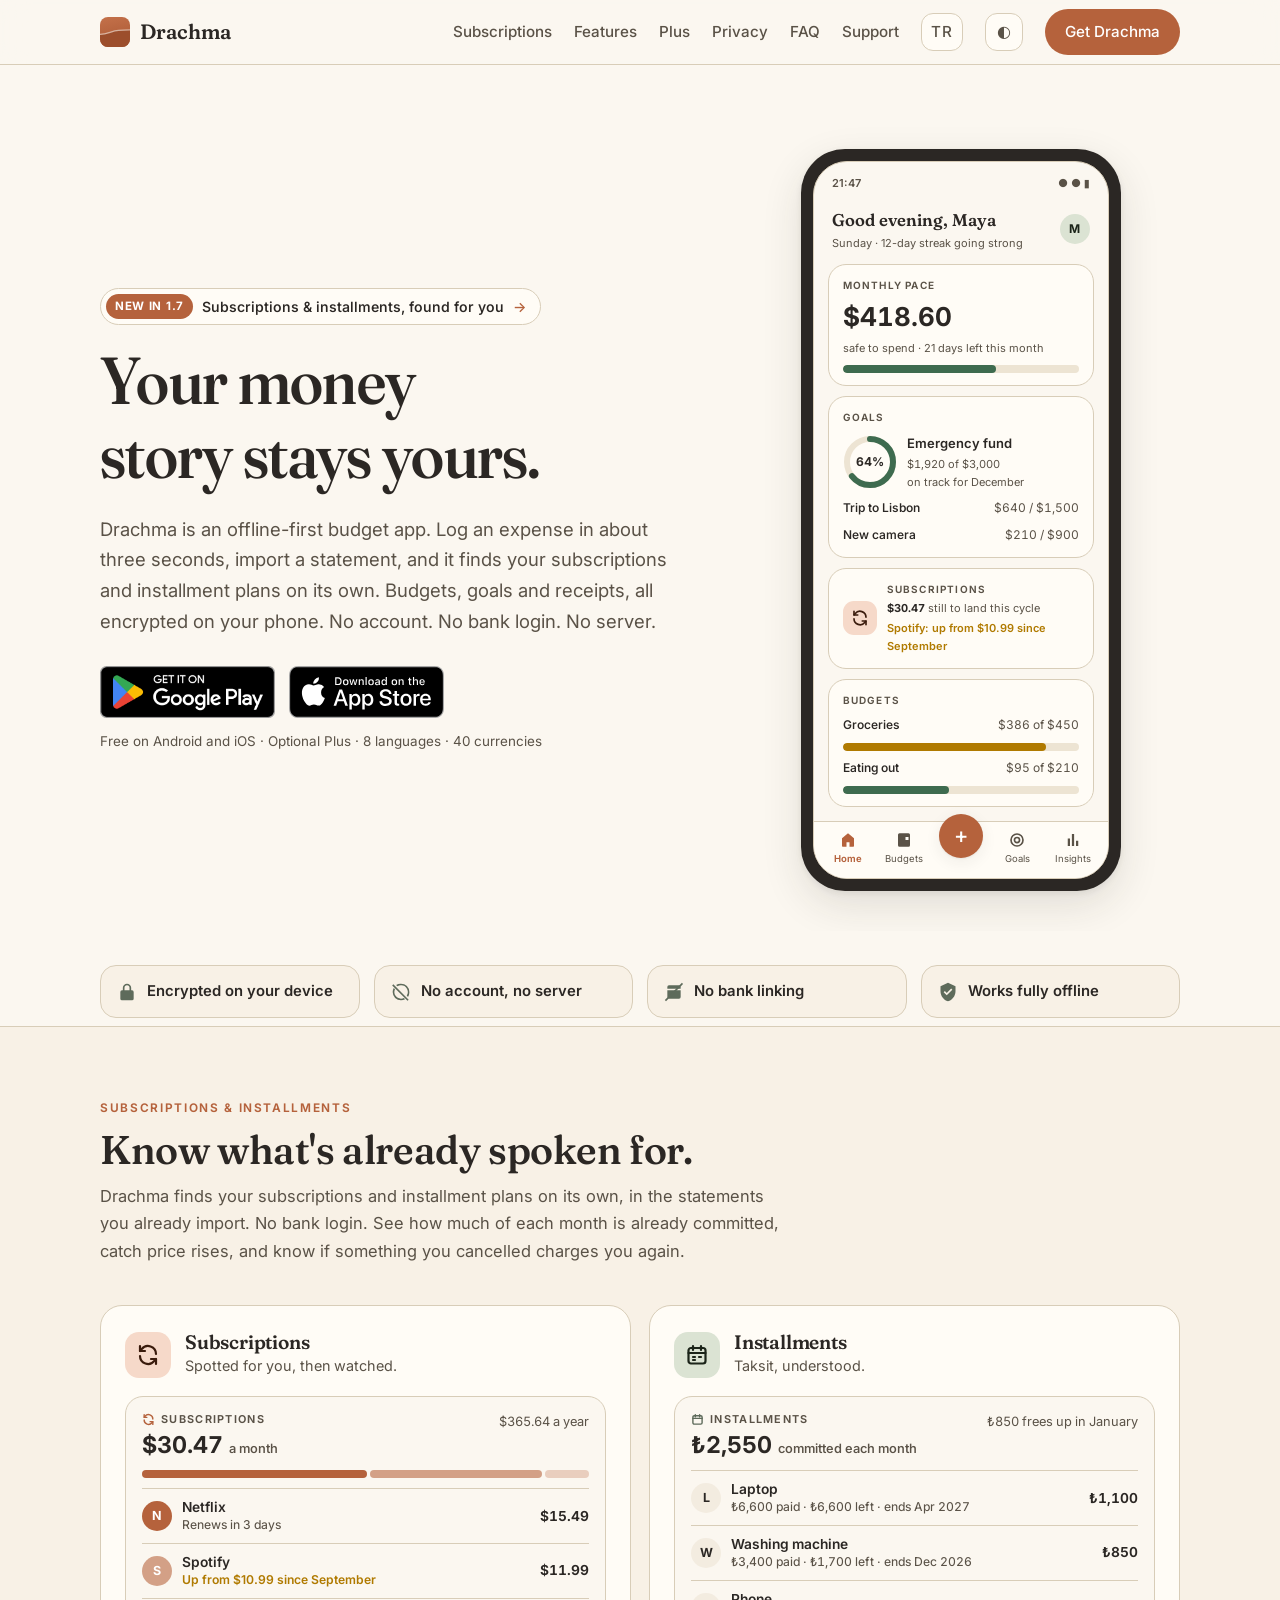
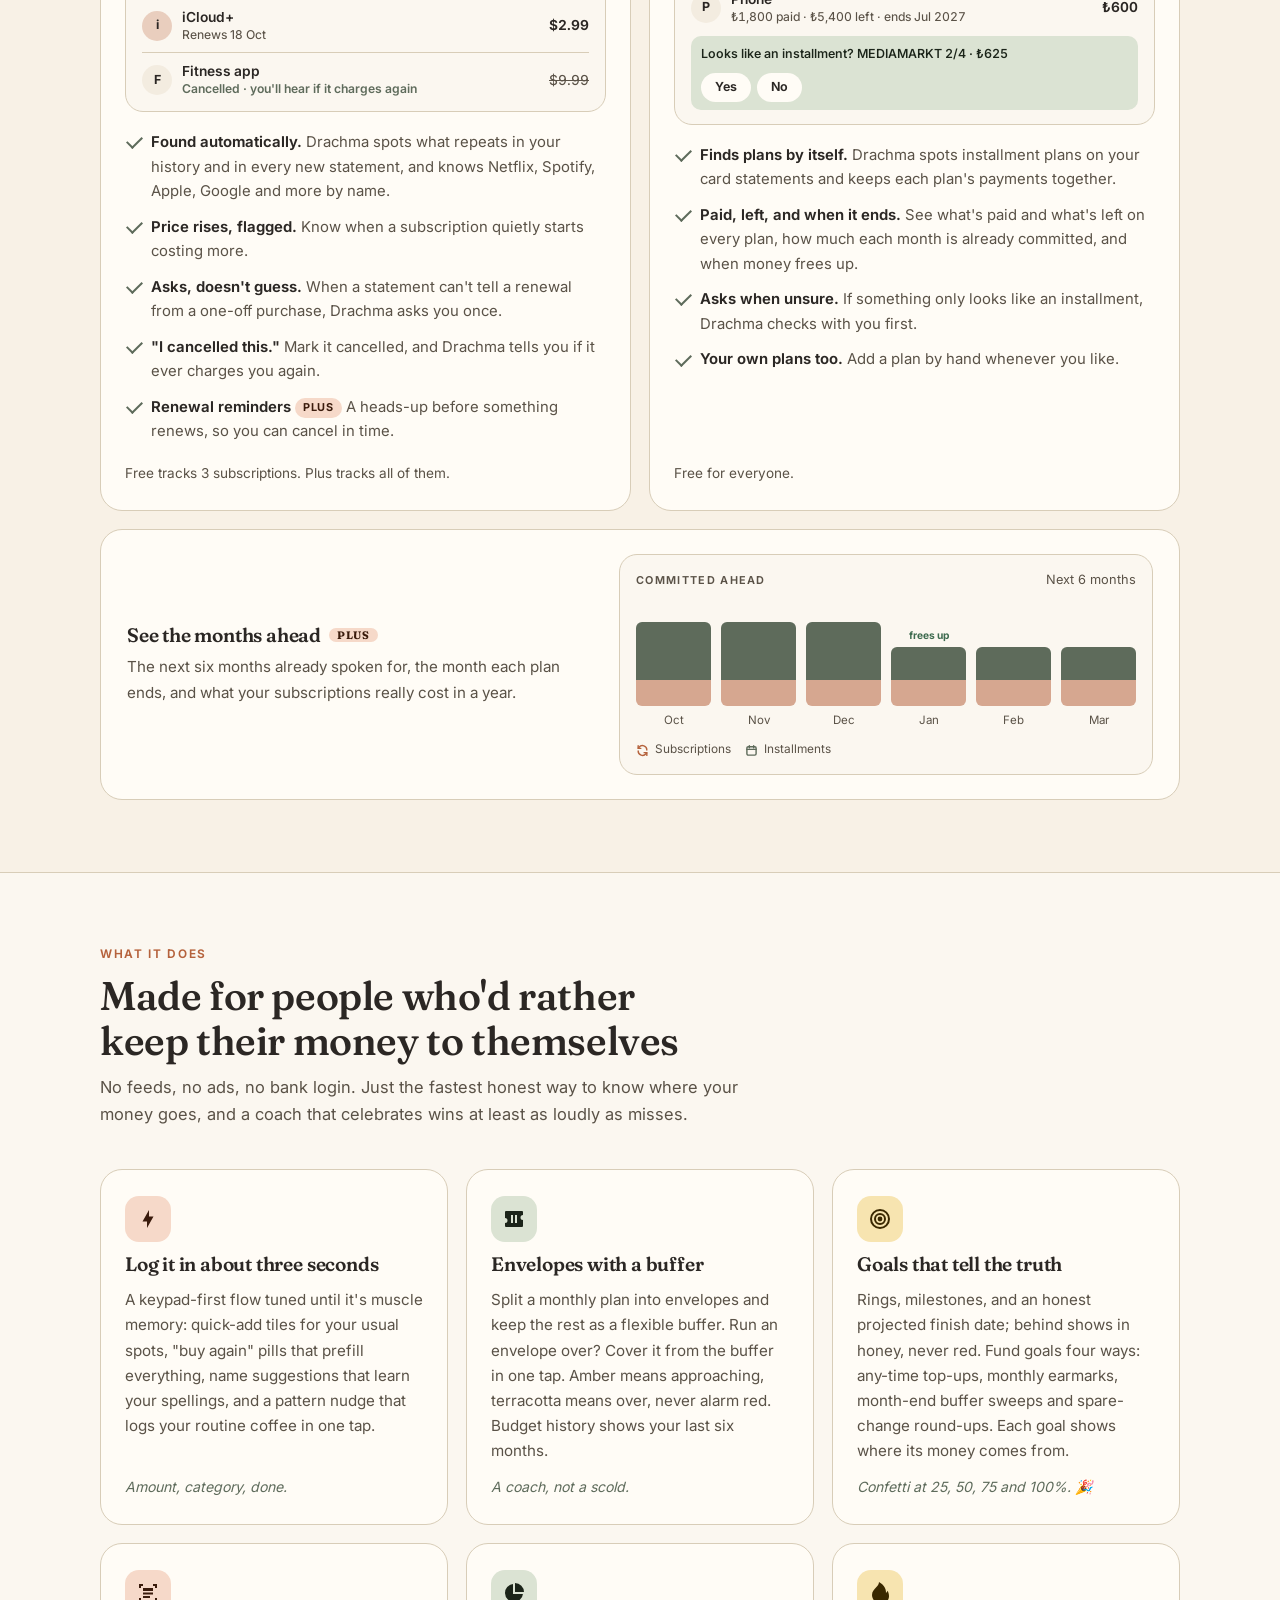
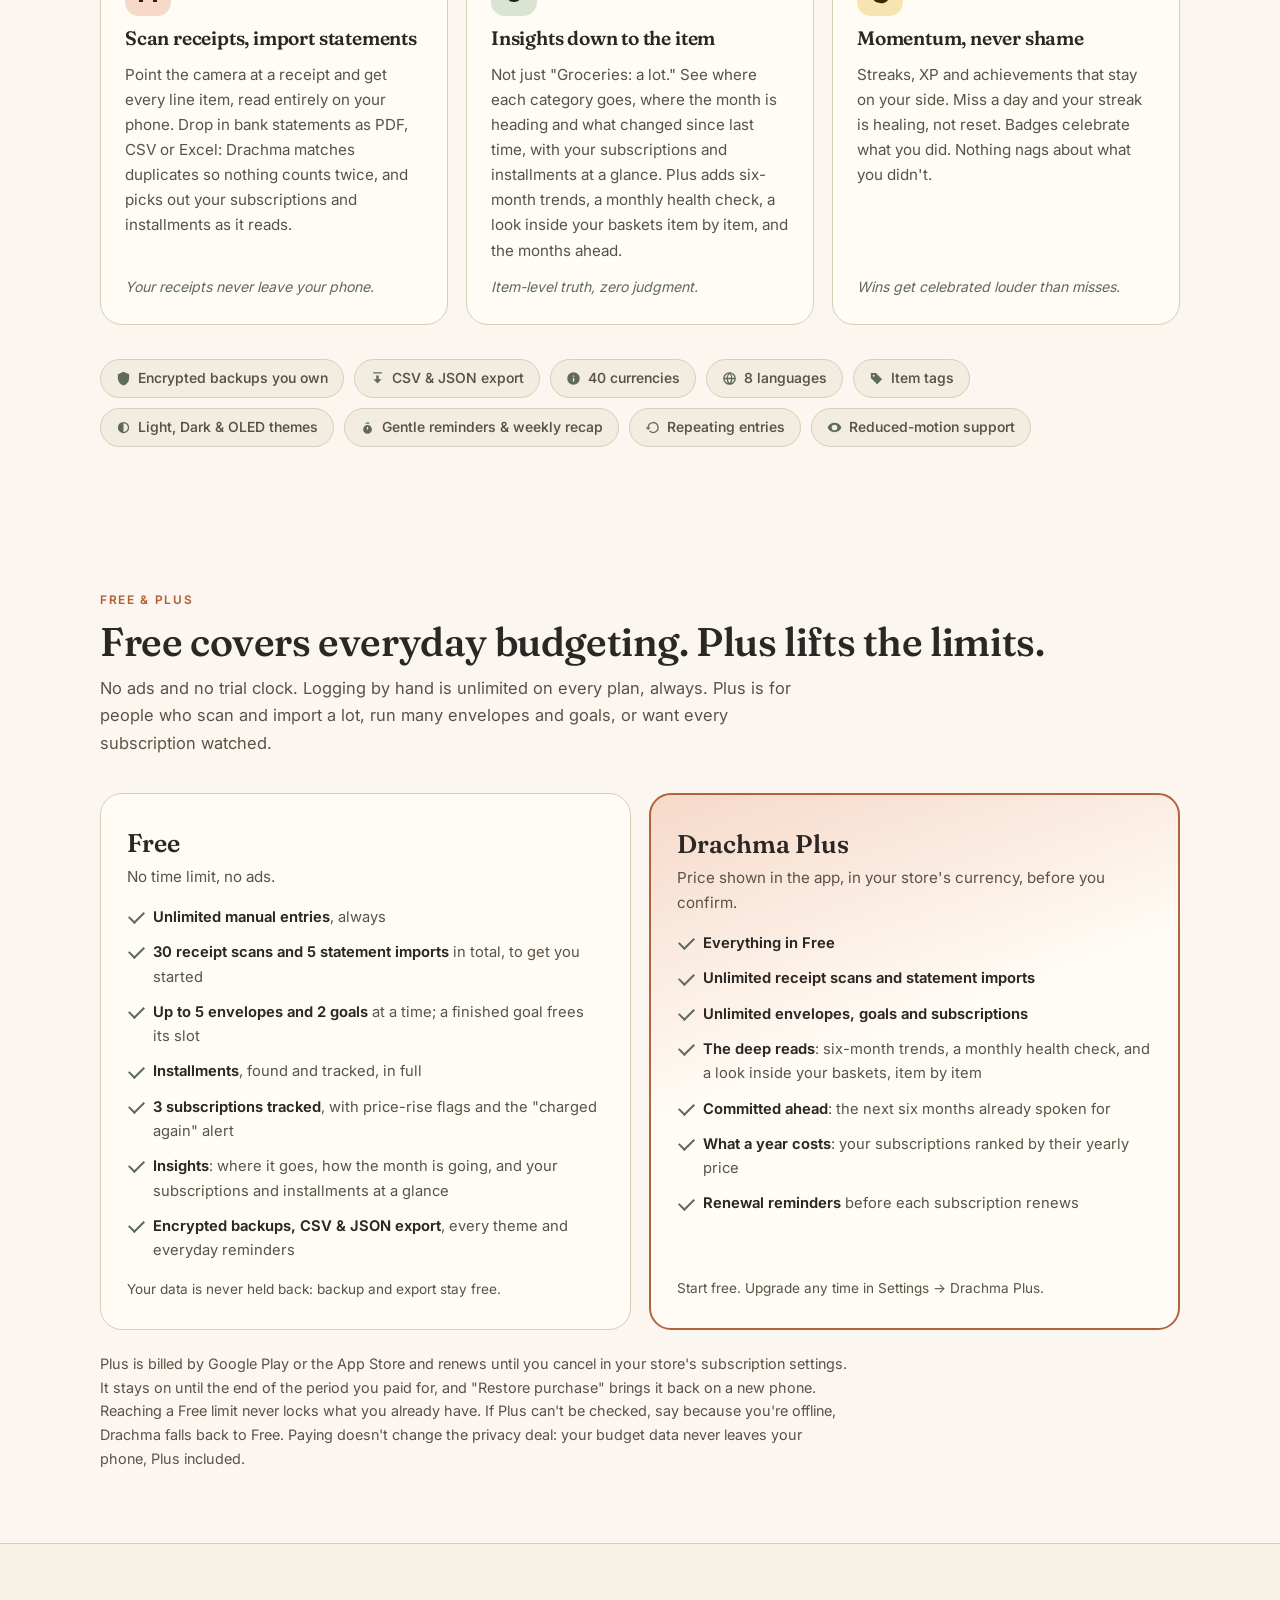
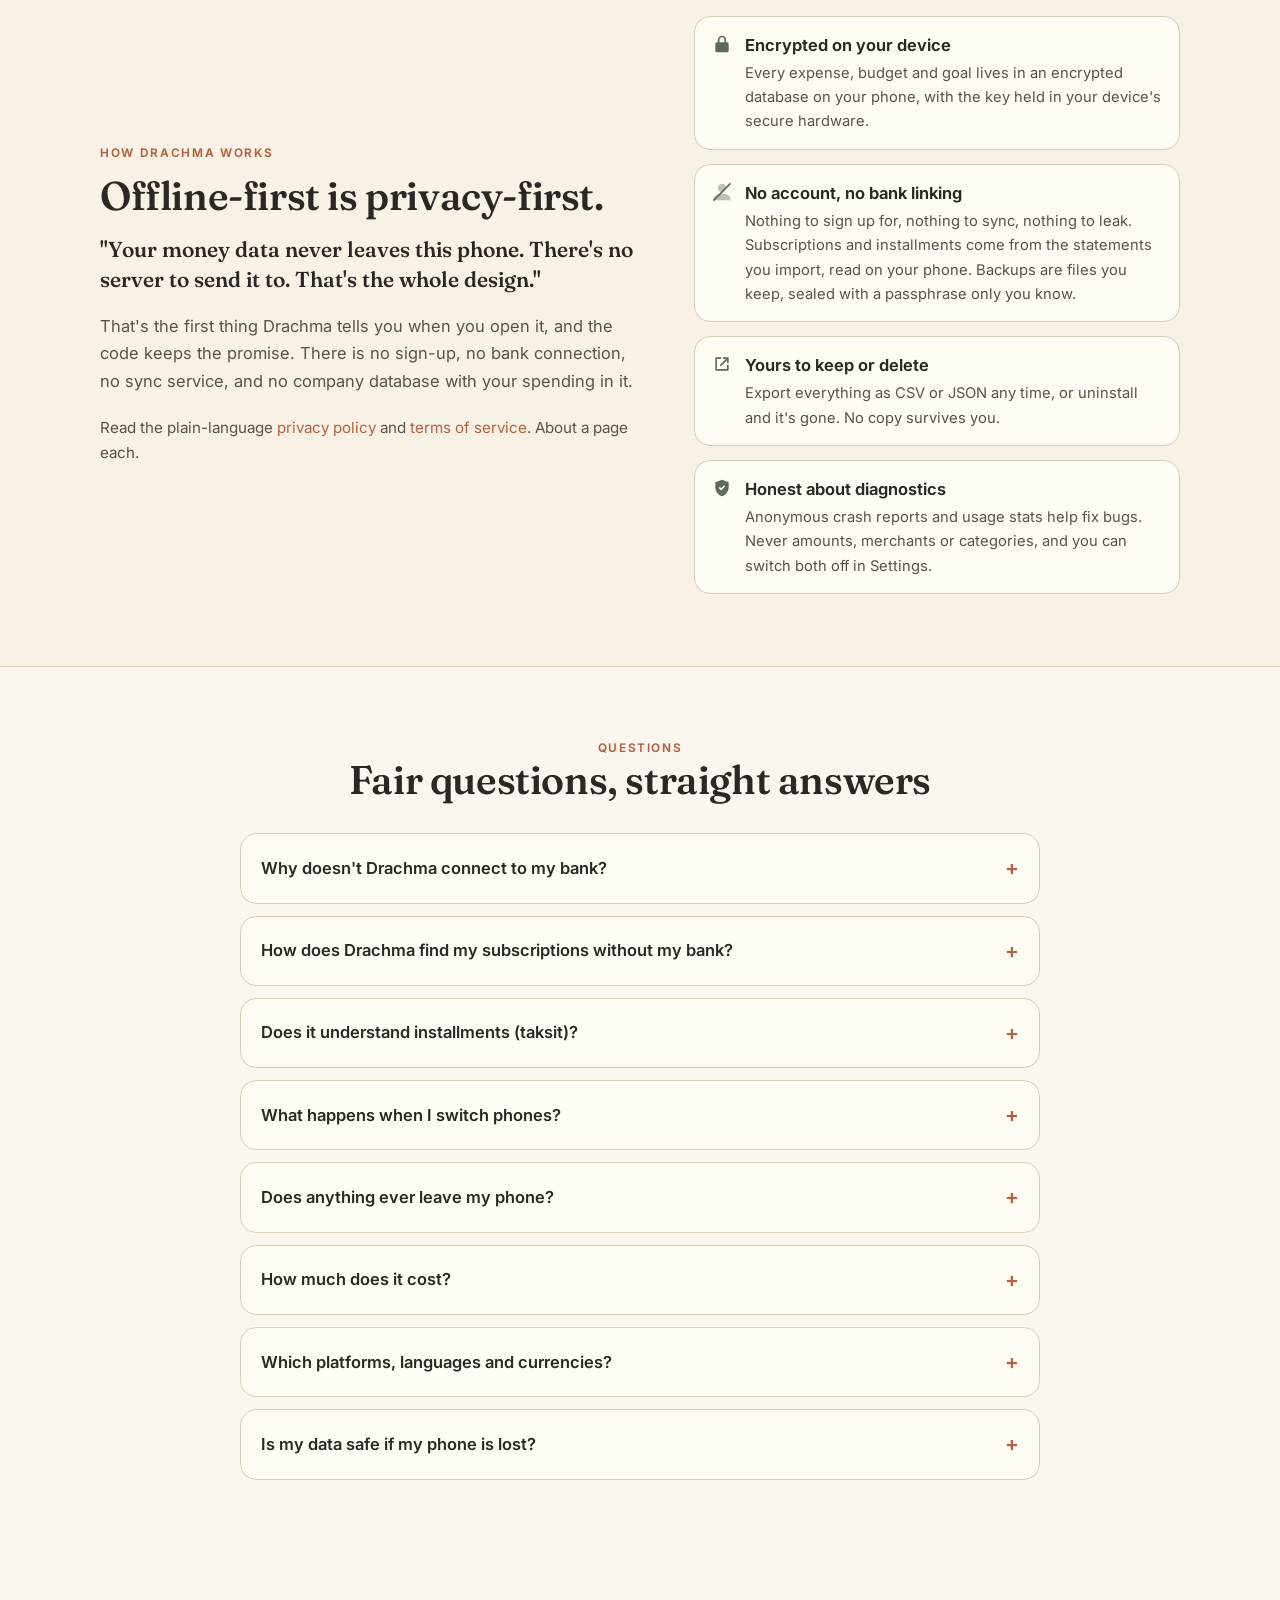
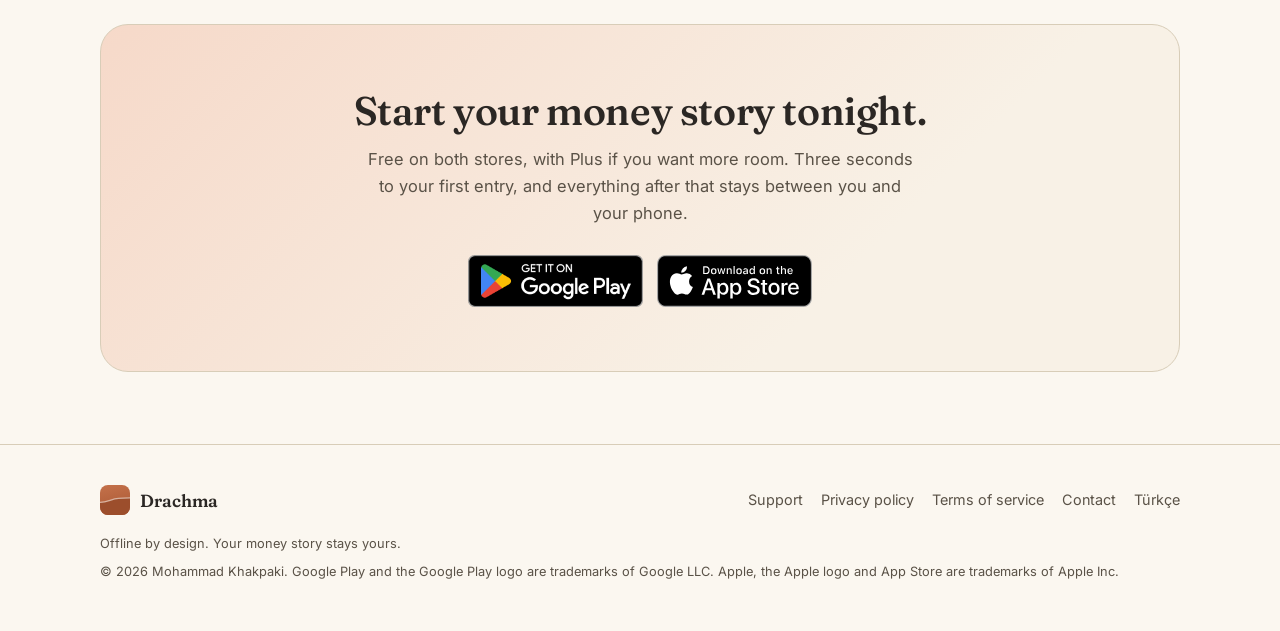
<file: index.html>
<!DOCTYPE html>
<html lang="en">
<head>
  <meta charset="utf-8">
  <meta name="viewport" content="width=device-width, initial-scale=1">
  <title>Drachma: the private, offline budget app</title>
  <meta name="description" content="Private, offline budget app. Finds your subscriptions and installments in the statements you import, with no bank login. Encrypted on your phone.">
  <link rel="canonical" href="https://trydrachma.com/">
  <link rel="alternate" hreflang="en" href="https://trydrachma.com/">
  <link rel="alternate" hreflang="tr" href="https://trydrachma.com/tr/">
  <link rel="alternate" hreflang="x-default" href="https://trydrachma.com/">
  <meta property="og:type" content="website">
  <meta property="og:title" content="Drachma: the private, offline budget app">
  <meta property="og:description" content="Subscriptions and installments, found for you, with no bank login. Budgets, goals and receipts, encrypted on your phone. No account, no server.">
  <meta property="og:locale" content="en_US">
  <meta property="og:locale:alternate" content="tr_TR">
  <meta property="og:url" content="https://trydrachma.com/">
  <meta property="og:image" content="https://trydrachma.com/assets/og-image.png">
  <meta name="twitter:card" content="summary_large_image">
  <meta name="theme-color" content="#FBF7F0">
  <link rel="icon" href="assets/favicon.svg" type="image/svg+xml">
  <link rel="icon" href="assets/icon-192.png" type="image/png" sizes="192x192">
  <link rel="apple-touch-icon" href="assets/apple-touch-icon.png">
  <link rel="manifest" href="site.webmanifest">
  <script>
    (function () {
      var p = new URLSearchParams(location.search), l = (p.get("lang") || "").toLowerCase(), saved = null, canSave = true;
      if (l !== "tr" && l !== "en") l = null;
      try { if (l) localStorage.setItem("drachma-lang", l); saved = localStorage.getItem("drachma-lang"); } catch (e) { canSave = false; }
      if (!l && (saved === "tr" || saved === "en")) l = saved;
      // Follow the device only when a choice can be saved, or a Turkish device could never stay on English.
      if (!l && canSave) l = /^tr(-|$)/i.test((navigator.languages && navigator.languages[0]) || navigator.language || "") ? "tr" : "en";
      var had = p.has("lang"); p.delete("lang");
      var q = p.toString() ? "?" + p.toString() : "";
      if (l === "tr") location.replace("tr/" + q + location.hash);
      else if (had) history.replaceState(null, "", location.pathname + q + location.hash);
    })();
  </script>
  <link rel="stylesheet" href="style.css">
  <script>
    (function () {
      var t = null;
      try { t = new URLSearchParams(location.search).get("theme") || localStorage.getItem("drachma-theme"); } catch (e) {}
      if (!t && window.matchMedia && window.matchMedia("(prefers-color-scheme: dark)").matches) t = "dark";
      if (t && t !== "light") document.documentElement.setAttribute("data-theme", t);
    })();
  </script>
</head>
<body>

<header class="site-header">
  <div class="container">
    <a class="brand" href="./">
      <img src="assets/favicon.svg" alt="" width="30" height="30">
      Drachma
    </a>
    <nav class="site-nav">
      <a href="#subscriptions">Subscriptions</a>
      <a class="nav-wide" href="#features">Features</a>
      <a href="#plus">Plus</a>
      <a class="nav-wide" href="privacy.html">Privacy</a>
      <a href="#faq">FAQ</a>
      <a class="nav-wide" href="support.html">Support</a>
      <a class="lang-toggle" href="tr/?lang=tr" hreflang="tr" lang="tr" title="Türkçe" aria-label="Türkçe">TR</a>
      <button class="theme-toggle" id="themeToggle" title="Theme: Light / Dark / OLED" aria-label="Switch theme">◐</button>
      <a class="btn" href="get/">Get Drachma</a>
    </nav>
  </div>
</header>

<section class="hero">
  <div class="container">
    <div class="hero-copy">
      <a class="new-pill" href="#subscriptions"><span class="tag">New in 1.7</span> Subscriptions &amp; installments, found for you <span class="arrow" aria-hidden="true">→</span></a>
      <h1>Your money story stays yours.</h1>
      <p class="lede">Drachma is an offline-first budget app. Log an expense in about three seconds, import a statement, and it finds your subscriptions and installment plans on its own. Budgets, goals and receipts, all encrypted on your phone. No account. No bank login. No server.</p>
      <div class="store-badges">
        <a href="https://play.google.com/store/apps/details?id=com.mkhakpaki.drachma.android" aria-label="Get it on Google Play">
          <img src="assets/google-play-badge.png" alt="Get it on Google Play">
        </a>
        <a href="https://apps.apple.com/app/id6801626534" aria-label="Download on the App Store">
          <img src="assets/app-store-badge.svg" alt="Download on the App Store">
        </a>
      </div>
      <p class="badge-note">Free on Android and iOS · Optional Plus · 8 languages · 40 currencies</p>
    </div>

    <div class="phone-wrap" aria-hidden="true">
      <div class="phone">
        <div class="phone-screen">
          <div class="ps-status"><span>21:47</span><span>● ● ▮</span></div>
          <div class="ps-body">
            <div class="ps-greet">
              <div>
                <div class="g-title">Good evening, Maya</div>
                <div class="g-sub">Sunday · 12-day streak going strong</div>
              </div>
              <div class="ps-avatar">M</div>
            </div>

            <div class="ps-card">
              <div class="ps-label">Monthly pace</div>
              <div class="ps-amount numeric">$418.60</div>
              <div class="ps-sub">safe to spend · 21 days left this month</div>
              <div class="ps-bar"><i style="width:65%"></i></div>
            </div>

            <div class="ps-card">
              <div class="ps-label">Goals</div>
              <div class="ps-row" style="margin-top:8px">
                <svg class="ps-ring" width="54" height="54" viewBox="0 0 54 54">
                  <circle cx="27" cy="27" r="23" fill="none" stroke="var(--budget-track)" stroke-width="6"/>
                  <circle cx="27" cy="27" r="23" fill="none" stroke="var(--budget-safe)" stroke-width="6"
                          stroke-linecap="round" stroke-dasharray="92.5 144.5"
                          transform="rotate(-90 27 27)"/>
                  <text x="27" y="31" text-anchor="middle" font-size="12" font-weight="700" fill="var(--on-bg)">64%</text>
                </svg>
                <div>
                  <div class="ps-goal-name">Emergency fund</div>
                  <div class="ps-sub numeric">$1,920 of $3,000</div>
                  <div class="ps-sub">on track for December</div>
                </div>
              </div>
              <div class="ps-mini"><span class="n">Trip to Lisbon</span><span class="v numeric">$640 / $1,500</span></div>
              <div class="ps-mini"><span class="n">New camera</span><span class="v numeric">$210 / $900</span></div>
            </div>

            <div class="ps-card">
              <div class="ps-row">
                <span class="ps-sym">
                  <svg width="18" height="18" viewBox="0 0 24 24" fill="none" stroke="currentColor" stroke-width="2.2" stroke-linecap="round" stroke-linejoin="round"><path d="M20 11a8 8 0 0 0-14.3-4.9L4 8"/><path d="M4 3v5h5"/><path d="M4 13a8 8 0 0 0 14.3 4.9L20 16"/><path d="M20 21v-5h-5"/></svg>
                </span>
                <div>
                  <div class="ps-label">Subscriptions</div>
                  <div class="ps-sub" style="margin-top:2px"><b class="numeric ps-strong">$30.47</b> still to land this cycle</div>
                  <div class="ps-sub ps-up">Spotify: up from $10.99 since September</div>
                </div>
              </div>
            </div>

            <div class="ps-card">
              <div class="ps-label">Budgets</div>
              <div class="ps-mini"><span class="n">Groceries</span><span class="v numeric">$386 of $450</span></div>
              <div class="ps-bar warn"><i style="width:86%"></i></div>
              <div class="ps-mini"><span class="n">Eating out</span><span class="v numeric">$95 of $210</span></div>
              <div class="ps-bar"><i style="width:45%"></i></div>
            </div>
          </div>

          <div class="ps-tabs">
            <div class="ps-tab active">
              <svg viewBox="0 0 24 24" fill="currentColor"><path d="M12 3 4 9.6V20a1 1 0 0 0 1 1h5v-6h4v6h5a1 1 0 0 0 1-1V9.6Z"/></svg>
              Home
            </div>
            <div class="ps-tab">
              <svg viewBox="0 0 24 24" fill="currentColor"><path d="M4 5a2 2 0 0 1 2-2h12a2 2 0 0 1 2 2v14a2 2 0 0 1-2 2H6a2 2 0 0 1-2-2Zm10 7h4V8h-4Z"/></svg>
              Budgets
            </div>
            <div class="ps-fab">+</div>
            <div class="ps-tab">
              <svg viewBox="0 0 24 24" fill="none" stroke="currentColor" stroke-width="2.2"><circle cx="12" cy="12" r="8"/><circle cx="12" cy="12" r="3.4"/></svg>
              Goals
            </div>
            <div class="ps-tab">
              <svg viewBox="0 0 24 24" fill="currentColor"><path d="M5 20V10h3v10Zm5.5 0V4h3v16ZM16 20v-7h3v7Z"/></svg>
              Insights
            </div>
          </div>
        </div>
      </div>
    </div>
  </div>
</section>

<div class="trust">
  <div class="container trust-grid">
    <div class="trust-item">
      <svg width="20" height="20" viewBox="0 0 24 24" fill="currentColor"><path d="M12 2a5 5 0 0 0-5 5v3H6a2 2 0 0 0-2 2v8a2 2 0 0 0 2 2h12a2 2 0 0 0 2-2v-8a2 2 0 0 0-2-2h-1V7a5 5 0 0 0-5-5Zm-3 8V7a3 3 0 0 1 6 0v3Z"/></svg>
      Encrypted on your device
    </div>
    <div class="trust-item">
      <svg width="20" height="20" viewBox="0 0 24 24" fill="currentColor"><path d="M19.8 22.6 1.4 4.2 2.8 2.8l18.4 18.4ZM7.7 5.2 6.1 3.6A9.9 9.9 0 0 1 12 2a10 10 0 0 1 10 10 9.9 9.9 0 0 1-1.6 5.9l-1.5-1.6A8 8 0 0 0 12 4a8 8 0 0 0-4.3 1.2ZM12 22A10 10 0 0 1 2 12a9.9 9.9 0 0 1 1.3-4.9l1.5 1.5A8 8 0 0 0 12 20a8 8 0 0 0 3.4-.8l1.5 1.5A9.9 9.9 0 0 1 12 22Z"/></svg>
      No account, no server
    </div>
    <div class="trust-item">
      <svg width="20" height="20" viewBox="0 0 24 24" fill="currentColor"><path d="M4 6a2 2 0 0 1 2-2h12a2 2 0 0 1 2 2v2H4Zm0 4h16v8a2 2 0 0 1-2 2H6a2 2 0 0 1-2-2Zm3 5h4v2H7Z"/><path d="m21.5 1 1.4 1.4L2.4 23 1 21.6Z"/></svg>
      No bank linking
    </div>
    <div class="trust-item">
      <svg width="20" height="20" viewBox="0 0 24 24" fill="currentColor"><path d="M12 1 3 5v6c0 5.5 3.8 10.7 9 12 5.2-1.3 9-6.5 9-12V5Zm-1.5 15-3.7-3.7 1.4-1.4 2.3 2.3 5.3-5.3 1.4 1.4Z"/></svg>
      Works fully offline
    </div>
  </div>
</div>

<section class="commitments" id="subscriptions">
  <div class="container">
    <p class="eyebrow">Subscriptions &amp; installments</p>
    <h2>Know what's already spoken for.</h2>
    <p class="section-lede">Drachma finds your subscriptions and installment plans on its own, in the statements you already import. No bank login. See how much of each month is already committed, catch price rises, and know if something you cancelled charges you again.</p>

    <div class="commit-grid">
      <article class="commit-card">
        <div class="commit-head">
          <span class="f-icon terracotta">
            <svg width="24" height="24" viewBox="0 0 24 24" fill="none" stroke="currentColor" stroke-width="2.2" stroke-linecap="round" stroke-linejoin="round"><path d="M20 11a8 8 0 0 0-14.3-4.9L4 8"/><path d="M4 3v5h5"/><path d="M4 13a8 8 0 0 0 14.3 4.9L20 16"/><path d="M20 21v-5h-5"/></svg>
          </span>
          <div>
            <h3>Subscriptions</h3>
            <p>Spotted for you, then watched.</p>
          </div>
        </div>

        <div class="mini" aria-hidden="true">
          <div class="mini-top">
            <span class="mini-label ico sub"><svg width="13" height="13" viewBox="0 0 24 24" fill="none" stroke="currentColor" stroke-width="2.6" stroke-linecap="round" stroke-linejoin="round"><path d="M20 11a8 8 0 0 0-14.3-4.9L4 8"/><path d="M4 3v5h5"/><path d="M4 13a8 8 0 0 0 14.3 4.9L20 16"/><path d="M20 21v-5h-5"/></svg>Subscriptions</span>
            <span class="mini-sub numeric">$365.64 a year</span>
          </div>
          <div class="mini-total numeric">$30.47 <small>a month</small></div>
          <div class="share-bar"><i class="r1" style="width:51%"></i><i class="r2" style="width:39%"></i><i class="r3" style="width:10%"></i></div>
          <div class="mini-row">
            <span class="av r1">N</span>
            <span class="nm">Netflix<span class="meta">Renews in 3 days</span></span>
            <span class="amt numeric">$15.49</span>
          </div>
          <div class="mini-row">
            <span class="av r2">S</span>
            <span class="nm">Spotify<span class="meta up">Up from $10.99 since September</span></span>
            <span class="amt numeric">$11.99</span>
          </div>
          <div class="mini-row">
            <span class="av r3">i</span>
            <span class="nm">iCloud+<span class="meta">Renews 18 Oct</span></span>
            <span class="amt numeric">$2.99</span>
          </div>
          <div class="mini-row">
            <span class="av">F</span>
            <span class="nm">Fitness app<span class="meta alert">Cancelled · you'll hear if it charges again</span></span>
            <span class="amt numeric"><s>$9.99</s></span>
          </div>
        </div>

        <ul class="ticks">
          <li><b>Found automatically.</b> Drachma spots what repeats in your history and in every new statement, and knows Netflix, Spotify, Apple, Google and more by name.</li>
          <li><b>Price rises, flagged.</b> Know when a subscription quietly starts costing more.</li>
          <li><b>Asks, doesn't guess.</b> When a statement can't tell a renewal from a one-off purchase, Drachma asks you once.</li>
          <li><b>"I cancelled this."</b> Mark it cancelled, and Drachma tells you if it ever charges you again.</li>
          <li><b>Renewal reminders</b><span class="plus-tag">Plus</span> A heads-up before something renews, so you can cancel in time.</li>
        </ul>
        <p class="plan-foot">Free tracks 3 subscriptions. Plus tracks all of them.</p>
      </article>

      <article class="commit-card">
        <div class="commit-head">
          <span class="f-icon sage">
            <svg width="24" height="24" viewBox="0 0 24 24" fill="none" stroke="currentColor" stroke-width="2.2" stroke-linecap="round" stroke-linejoin="round"><rect x="3.5" y="5" width="17" height="15.5" rx="2.5"/><path d="M3.5 10h17M8 3v4M16 3v4"/><path d="M8 14h2M14 14h2M8 17h2"/></svg>
          </span>
          <div>
            <h3>Installments</h3>
            <p>Taksit, understood.</p>
          </div>
        </div>

        <div class="mini" aria-hidden="true">
          <div class="mini-top">
            <span class="mini-label ico inst"><svg width="13" height="13" viewBox="0 0 24 24" fill="none" stroke="currentColor" stroke-width="2.6" stroke-linecap="round" stroke-linejoin="round"><rect x="3.5" y="5" width="17" height="15.5" rx="2.5"/><path d="M3.5 10h17M8 3v4M16 3v4"/></svg>Installments</span>
            <span class="mini-sub numeric">₺850 frees up in January</span>
          </div>
          <div class="mini-total numeric">₺2,550 <small>committed each month</small></div>
          <div class="mini-row">
            <span class="av">L</span>
            <span class="nm">Laptop<span class="meta numeric">₺6,600 paid · ₺6,600 left · ends Apr 2027</span></span>
            <span class="amt numeric">₺1,100</span>
          </div>
          <div class="mini-row">
            <span class="av">W</span>
            <span class="nm">Washing machine<span class="meta numeric">₺3,400 paid · ₺1,700 left · ends Dec 2026</span></span>
            <span class="amt numeric">₺850</span>
          </div>
          <div class="mini-row">
            <span class="av">P</span>
            <span class="nm">Phone<span class="meta numeric">₺1,800 paid · ₺5,400 left · ends Jul 2027</span></span>
            <span class="amt numeric">₺600</span>
          </div>
          <div class="mini-free">Looks like an installment? <span class="numeric">MEDIAMARKT 2/4 · ₺625</span><span class="yn"><span>Yes</span><span>No</span></span></div>
        </div>

        <ul class="ticks">
          <li><b>Finds plans by itself.</b> Drachma spots installment plans on your card statements and keeps each plan's payments together.</li>
          <li><b>Paid, left, and when it ends.</b> See what's paid and what's left on every plan, how much each month is already committed, and when money frees up.</li>
          <li><b>Asks when unsure.</b> If something only looks like an installment, Drachma checks with you first.</li>
          <li><b>Your own plans too.</b> Add a plan by hand whenever you like.</li>
        </ul>
        <p class="plan-foot">Free for everyone.</p>
      </article>
    </div>

    <div class="ahead">
      <div class="ahead-copy">
        <h3>See the months ahead <span class="plus-tag">Plus</span></h3>
        <p>The next six months already spoken for, the month each plan ends, and what your subscriptions really cost in a year.</p>
      </div>
      <div class="mini ahead-chart" aria-hidden="true">
        <div class="mini-top">
          <span class="mini-label">Committed ahead</span>
          <span class="mini-sub">Next 6 months</span>
        </div>
        <div class="chart">
          <div class="col"><i class="sub" style="height:26px"></i><i class="inst" style="height:58px"></i><span>Oct</span></div>
          <div class="col"><i class="sub" style="height:26px"></i><i class="inst" style="height:58px"></i><span>Nov</span></div>
          <div class="col"><i class="sub" style="height:26px"></i><i class="inst" style="height:58px"></i><span>Dec</span></div>
          <div class="col"><i class="sub" style="height:26px"></i><i class="inst" style="height:33px"></i><b>frees up</b><span>Jan</span></div>
          <div class="col"><i class="sub" style="height:26px"></i><i class="inst" style="height:33px"></i><span>Feb</span></div>
          <div class="col"><i class="sub" style="height:26px"></i><i class="inst" style="height:33px"></i><span>Mar</span></div>
        </div>
        <div class="legend"><span class="sub"><svg width="13" height="13" viewBox="0 0 24 24" fill="none" stroke="currentColor" stroke-width="2.6" stroke-linecap="round" stroke-linejoin="round"><path d="M20 11a8 8 0 0 0-14.3-4.9L4 8"/><path d="M4 3v5h5"/><path d="M4 13a8 8 0 0 0 14.3 4.9L20 16"/><path d="M20 21v-5h-5"/></svg>Subscriptions</span><span class="inst"><svg width="13" height="13" viewBox="0 0 24 24" fill="none" stroke="currentColor" stroke-width="2.6" stroke-linecap="round" stroke-linejoin="round"><rect x="3.5" y="5" width="17" height="15.5" rx="2.5"/><path d="M3.5 10h17M8 3v4M16 3v4"/></svg>Installments</span></div>
      </div>
    </div>
  </div>
</section>

<section class="features" id="features">
  <div class="container">
    <p class="eyebrow">What it does</p>
    <h2>Made for people who'd rather keep their money to themselves</h2>
    <p class="section-lede">No feeds, no ads, no bank login. Just the fastest honest way to know where your money goes, and a coach that celebrates wins at least as loudly as misses.</p>

    <div class="feature-grid">
      <div class="feature">
        <div class="f-icon terracotta">
          <svg width="24" height="24" viewBox="0 0 24 24" fill="currentColor"><path d="M11 21v-6.6H6.5L13 3v6.6h4.5Z"/></svg>
        </div>
        <h3>Log it in about three seconds</h3>
        <p>A keypad-first flow tuned until it's muscle memory: quick-add tiles for your usual spots, "buy again" pills that prefill everything, name suggestions that learn your spellings, and a pattern nudge that logs your routine coffee in one tap.</p>
        <p class="f-quote">Amount, category, done.</p>
      </div>

      <div class="feature">
        <div class="f-icon sage">
          <svg width="24" height="24" viewBox="0 0 24 24" fill="currentColor"><path d="M4 4h16a1 1 0 0 1 1 1v3a2.5 2.5 0 0 0 0 5v3h-.001L21 19a1 1 0 0 1-1 1H4a1 1 0 0 1-1-1v-3a2.5 2.5 0 0 0 0-5V5a1 1 0 0 1 1-1Zm5 4v8h2V8Zm4 0v8h2V8Z"/></svg>
        </div>
        <h3>Envelopes with a buffer</h3>
        <p>Split a monthly plan into envelopes and keep the rest as a flexible buffer. Run an envelope over? Cover it from the buffer in one tap. Amber means approaching, terracotta means over, never alarm red. Budget history shows your last six months.</p>
        <p class="f-quote">A coach, not a scold.</p>
      </div>

      <div class="feature">
        <div class="f-icon honey">
          <svg width="24" height="24" viewBox="0 0 24 24" fill="none" stroke="currentColor" stroke-width="2"><circle cx="12" cy="12" r="9"/><circle cx="12" cy="12" r="5"/><circle cx="12" cy="12" r="1.4" fill="currentColor"/></svg>
        </div>
        <h3>Goals that tell the truth</h3>
        <p>Rings, milestones, and an honest projected finish date; behind shows in honey, never red. Fund goals four ways: any-time top-ups, monthly earmarks, month-end buffer sweeps and spare-change round-ups. Each goal shows where its money comes from.</p>
        <p class="f-quote">Confetti at 25, 50, 75 and 100%. 🎉</p>
      </div>

      <div class="feature">
        <div class="f-icon terracotta">
          <svg width="24" height="24" viewBox="0 0 24 24" fill="currentColor"><path d="M3 3h4v2H5v2H3Zm14 0h4v4h-2V5h-2ZM3 17h2v2h2v2H3Zm16 0h2v4h-4v-2h2ZM7 7h10v3H7Zm0 4.5h10v2H7Zm0 3.5h7v2H7Z"/></svg>
        </div>
        <h3>Scan receipts, import statements</h3>
        <p>Point the camera at a receipt and get every line item, read entirely on your phone. Drop in bank statements as PDF, CSV or Excel: Drachma matches duplicates so nothing counts twice, and picks out your subscriptions and installments as it reads.</p>
        <p class="f-quote">Your receipts never leave your phone.</p>
      </div>

      <div class="feature">
        <div class="f-icon sage">
          <svg width="24" height="24" viewBox="0 0 24 24" fill="currentColor"><path d="M11 3.05A9 9 0 1 0 20.95 13H11ZM13 2v9h9a9 9 0 0 0-9-9Z"/></svg>
        </div>
        <h3>Insights down to the item</h3>
        <p>Not just "Groceries: a lot." See where each category goes, where the month is heading and what changed since last time, with your subscriptions and installments at a glance. Plus adds six-month trends, a monthly health check, a look inside your baskets item by item, and the months ahead.</p>
        <p class="f-quote">Item-level truth, zero judgment.</p>
      </div>

      <div class="feature">
        <div class="f-icon honey">
          <svg width="24" height="24" viewBox="0 0 24 24" fill="currentColor"><path d="M12 22c-4.4 0-8-3.6-8-8 0-3.5 2.2-5.6 4-7.5C9.6 4.8 11 3.3 11 1c0 0 7 3.5 7 10a4.9 4.9 0 0 1-.1 1c.7-.5 1.4-1.2 1.8-2.2 0 0 1.3 2.6 1.3 5.2A7 7 0 0 1 12 22Z"/></svg>
        </div>
        <h3>Momentum, never shame</h3>
        <p>Streaks, XP and achievements that stay on your side. Miss a day and your streak is healing, not reset. Badges celebrate what you did. Nothing nags about what you didn't.</p>
        <p class="f-quote">Wins get celebrated louder than misses.</p>
      </div>
    </div>

    <div class="chips">
      <span class="chip"><svg width="15" height="15" viewBox="0 0 24 24" fill="currentColor"><path d="M12 1 3 5v6c0 5.5 3.8 10.7 9 12 5.2-1.3 9-6.5 9-12V5Z"/></svg> Encrypted backups you own</span>
      <span class="chip"><svg width="15" height="15" viewBox="0 0 24 24" fill="currentColor"><path d="M5 20h14v-2H5Zm7-18L5.5 9H10v6h4V9h4.5Z" transform="rotate(180 12 11)"/></svg> CSV &amp; JSON export</span>
      <span class="chip"><svg width="15" height="15" viewBox="0 0 24 24" fill="currentColor"><path d="M12 2a10 10 0 1 0 10 10A10 10 0 0 0 12 2Zm1 15h-2v-2h2Zm0-4h-2V7h2Z" transform="rotate(180 12 12)"/></svg> 40 currencies</span>
      <span class="chip"><svg width="15" height="15" viewBox="0 0 24 24" fill="none" stroke="currentColor" stroke-width="2.2"><circle cx="12" cy="12" r="9"/><path d="M3 12h18M12 3c2.5 2.6 3.8 5.6 3.8 9s-1.3 6.4-3.8 9M12 3c-2.5 2.6-3.8 5.6-3.8 9s1.3 6.4 3.8 9"/></svg> 8 languages</span>
      <span class="chip"><svg width="15" height="15" viewBox="0 0 24 24" fill="currentColor"><path d="M3 3h8l10 10-8 8L3 11Zm4.5 6A1.5 1.5 0 1 0 6 7.5 1.5 1.5 0 0 0 7.5 9Z"/></svg> Item tags</span>
      <span class="chip"><svg width="15" height="15" viewBox="0 0 24 24" fill="currentColor"><path d="M12 3a9 9 0 1 0 9 9 9 9 0 0 0-9-9Zm0 16V5a7 7 0 0 1 0 14Z"/></svg> Light, Dark &amp; OLED themes</span>
      <span class="chip"><svg width="15" height="15" viewBox="0 0 24 24" fill="currentColor"><path d="M9 4h6v2H9Zm3 4a7 7 0 1 0 7 7 7 7 0 0 0-7-7Zm1 7h-2v-4h2Z"/></svg> Gentle reminders &amp; weekly recap</span>
      <span class="chip"><svg width="15" height="15" viewBox="0 0 24 24" fill="currentColor"><path d="M13 3a9 9 0 0 0-9 9H1l4 4 4-4H6a7 7 0 1 1 7 7 7 7 0 0 1-5-2.1L6.6 18.3A9 9 0 1 0 13 3Z"/></svg> Repeating entries</span>
      <span class="chip"><svg width="15" height="15" viewBox="0 0 24 24" fill="currentColor"><path d="M12 4.5C7 4.5 2.7 7.6 1 12c1.7 4.4 6 7.5 11 7.5s9.3-3.1 11-7.5c-1.7-4.4-6-7.5-11-7.5Zm0 12A4.5 4.5 0 1 1 16.5 12 4.5 4.5 0 0 1 12 16.5Z"/></svg> Reduced-motion support</span>
    </div>
  </div>
</section>

<section class="plans" id="plus">
  <div class="container">
    <p class="eyebrow">Free &amp; Plus</p>
    <h2>Free covers everyday budgeting. Plus lifts the limits.</h2>
    <p class="section-lede">No ads and no trial clock. Logging by hand is unlimited on every plan, always. Plus is for people who scan and import a lot, run many envelopes and goals, or want every subscription watched.</p>

    <div class="plan-grid">
      <div class="plan">
        <div>
          <div class="plan-name">Free</div>
          <p class="plan-price">No time limit, no ads.</p>
        </div>
        <ul class="ticks">
          <li><b>Unlimited manual entries</b>, always</li>
          <li><b>30 receipt scans and 5 statement imports</b> in total, to get you started</li>
          <li><b>Up to 5 envelopes and 2 goals</b> at a time; a finished goal frees its slot</li>
          <li><b>Installments</b>, found and tracked, in full</li>
          <li><b>3 subscriptions tracked</b>, with price-rise flags and the "charged again" alert</li>
          <li><b>Insights</b>: where it goes, how the month is going, and your subscriptions and installments at a glance</li>
          <li><b>Encrypted backups, CSV &amp; JSON export</b>, every theme and everyday reminders</li>
        </ul>
        <p class="plan-foot">Your data is never held back: backup and export stay free.</p>
      </div>

      <div class="plan plan-plus">
        <div>
          <div class="plan-name">Drachma Plus</div>
          <p class="plan-price">Price shown in the app, in your store's currency, before you confirm.</p>
        </div>
        <ul class="ticks">
          <li><b>Everything in Free</b></li>
          <li><b>Unlimited receipt scans and statement imports</b></li>
          <li><b>Unlimited envelopes, goals and subscriptions</b></li>
          <li><b>The deep reads</b>: six-month trends, a monthly health check, and a look inside your baskets, item by item</li>
          <li><b>Committed ahead</b>: the next six months already spoken for</li>
          <li><b>What a year costs</b>: your subscriptions ranked by their yearly price</li>
          <li><b>Renewal reminders</b> before each subscription renews</li>
        </ul>
        <p class="plan-foot">Start free. Upgrade any time in Settings → Drachma Plus.</p>
      </div>
    </div>

    <p class="plan-note">Plus is billed by Google Play or the App Store and renews until you cancel in your store's subscription settings. It stays on until the end of the period you paid for, and "Restore purchase" brings it back on a new phone. Reaching a Free limit never locks what you already have. If Plus can't be checked, say because you're offline, Drachma falls back to Free. Paying doesn't change the privacy deal: your budget data never leaves your phone, Plus included.</p>
  </div>
</section>

<section class="privacy-band" id="privacy">
  <div class="container">
    <div>
      <p class="eyebrow">How Drachma works</p>
      <h2>Offline-first is privacy-first.</h2>
      <p class="big-quote">"Your money data never leaves this phone. There's no server to send it to. That's the whole design."</p>
      <p>That's the first thing Drachma tells you when you open it, and the code keeps the promise. There is no sign-up, no bank connection, no sync service, and no company database with your spending in it.</p>
      <p class="privacy-links">Read the plain-language <a href="privacy.html">privacy policy</a> and <a href="terms.html">terms of service</a>. About a page each.</p>
    </div>
    <ul class="privacy-list">
      <li>
        <svg width="20" height="20" viewBox="0 0 24 24" fill="currentColor"><path d="M12 2a5 5 0 0 0-5 5v3H6a2 2 0 0 0-2 2v8a2 2 0 0 0 2 2h12a2 2 0 0 0 2-2v-8a2 2 0 0 0-2-2h-1V7a5 5 0 0 0-5-5Zm-3 8V7a3 3 0 0 1 6 0v3Z"/></svg>
        <div><b>Encrypted on your device</b><p>Every expense, budget and goal lives in an encrypted database on your phone, with the key held in your device's secure hardware.</p></div>
      </li>
      <li>
        <svg width="20" height="20" viewBox="0 0 24 24" fill="currentColor"><path d="M12 12a5 5 0 1 0-5-5 5 5 0 0 0 5 5Zm0 2c-3.3 0-10 1.7-10 5v3h20v-3c0-3.3-6.7-5-10-5Z" opacity=".4"/><path d="m21.5 1 1.4 1.4L2.4 23 1 21.6Z"/></svg>
        <div><b>No account, no bank linking</b><p>Nothing to sign up for, nothing to sync, nothing to leak. Subscriptions and installments come from the statements you import, read on your phone. Backups are files you keep, sealed with a passphrase only you know.</p></div>
      </li>
      <li>
        <svg width="20" height="20" viewBox="0 0 24 24" fill="currentColor"><path d="M5 20h14a1 1 0 0 0 1-1v-6h-2v5H6V6h5V4H5a1 1 0 0 0-1 1v14a1 1 0 0 0 1 1Zm8-16v2h3.6l-7.3 7.3 1.4 1.4L18 7.4V11h2V4Z"/></svg>
        <div><b>Yours to keep or delete</b><p>Export everything as CSV or JSON any time, or uninstall and it's gone. No copy survives you.</p></div>
      </li>
      <li>
        <svg width="20" height="20" viewBox="0 0 24 24" fill="currentColor"><path d="M12 2 4 5v6.1c0 4.8 3.4 9.3 8 10.9 4.6-1.6 8-6.1 8-10.9V5Zm-1 13-3-3 1.4-1.4L11 12.2l3.6-3.6L16 10Z"/></svg>
        <div><b>Honest about diagnostics</b><p>Anonymous crash reports and usage stats help fix bugs. Never amounts, merchants or categories, and you can switch both off in Settings.</p></div>
      </li>
    </ul>
  </div>
</section>

<section class="faq" id="faq">
  <div class="container">
    <p class="eyebrow">Questions</p>
    <h2>Fair questions, straight answers</h2>
    <div class="faq-list">
      <details>
        <summary>Why doesn't Drachma connect to my bank?</summary>
        <p>On purpose. Bank sync means a company holds your credentials and a server holds your transactions. Drachma is built for people burned by that trade: logging by hand takes about three seconds, and the act of typing it is what makes you notice it.</p>
        <p>If you have a backlog, you don't have to type it all: import your bank statement and Drachma reads it on your phone, picking out subscriptions and installment plans as it goes.</p>
      </details>
      <details>
        <summary>How does Drachma find my subscriptions without my bank?</summary>
        <p>From the statements and receipts you already import, plus what you type. Drachma spots charges that repeat and knows popular services like Netflix, Spotify, Apple and Google by name. All of it happens on your phone.</p>
      </details>
      <details>
        <summary>Does it understand installments (taksit)?</summary>
        <p>Yes. Drachma recognizes installment plans on Turkish card statements, keeps each plan's payments together, and shows what's paid, what's left and when it ends. If it isn't sure, it asks you first. You can also add a plan by hand. Installments are free.</p>
      </details>
      <details>
        <summary>What happens when I switch phones?</summary>
        <p>Create a backup in Settings: a single <b>.drachma</b> file sealed with AES-256 encryption and a passphrase you choose. Move it however you like (cable, drive, your own cloud), install Drachma on the new phone, and restore. Nothing passes through us, because there is no us-side server.</p>
      </details>
      <details>
        <summary>Does anything ever leave my phone?</summary>
        <p>Your money data doesn't: there's no account and no server for it. Two optional diagnostics do, unless you turn them off in Settings: crash reports, and anonymous usage stats limited to a fixed list of events like "entry logged with the keypad". Never amounts, merchants, categories or names. If you buy Plus, your app store and Adapty, the subscription service Drachma uses, confirm it and still never see your budget. The <a href="privacy.html">privacy policy</a> lists every event.</p>
      </details>
      <details>
        <summary>How much does it cost?</summary>
        <p>Drachma is free, with no ads and no time limit. Manual logging is unlimited on every plan. Free includes 30 receipt scans and 5 statement imports in total to get you started, up to 5 envelopes, 2 goals at a time and 3 tracked subscriptions.</p>
        <p>Drachma Plus is an optional subscription that removes those limits and adds deeper Insights, a view of the months ahead, and renewal reminders. It's billed through your app store, and the price is shown in the app before you confirm. <a href="#plus">Compare Free and Plus</a>.</p>
      </details>
      <details>
        <summary>Which platforms, languages and currencies?</summary>
        <p>Android and iOS. Drachma speaks English, Turkish, German, Spanish, French, Italian, Portuguese and Russian. It handles 40 currencies with proper symbols and formatting, lets you choose when your week and month start, and comes in Light, Dark and true-black OLED themes.</p>
      </details>
      <details>
        <summary>Is my data safe if my phone is lost?</summary>
        <p>The database is encrypted with a key stored in your device's secure hardware, so it's protected by your phone's lock. Backups are sealed with your own passphrase; without it, they can't be opened. Choose a passphrase you'll remember: there's no reset, because nobody but you holds a key.</p>
      </details>
    </div>
  </div>
</section>

<section class="cta" id="get">
  <div class="container">
    <div class="cta-card">
      <h2>Start your money story tonight.</h2>
      <p>Free on both stores, with Plus if you want more room. Three seconds to your first entry, and everything after that stays between you and your phone.</p>
      <div class="store-badges">
        <a href="https://play.google.com/store/apps/details?id=com.mkhakpaki.drachma.android" aria-label="Get it on Google Play">
          <img src="assets/google-play-badge.png" alt="Get it on Google Play">
        </a>
        <a href="https://apps.apple.com/app/id6801626534" aria-label="Download on the App Store">
          <img src="assets/app-store-badge.svg" alt="Download on the App Store">
        </a>
      </div>
    </div>
  </div>
</section>

<footer class="site-footer">
  <div class="container">
    <div class="footer-top">
      <a class="brand" href="./">
        <img src="assets/favicon.svg" alt="" width="26" height="26">
        Drachma
      </a>
      <nav>
        <a href="support.html">Support</a>
        <a href="privacy.html">Privacy policy</a>
        <a href="terms.html">Terms of service</a>
        <a href="mailto:hi@trydrachma.com">Contact</a>
        <a href="tr/?lang=tr" hreflang="tr" lang="tr">Türkçe</a>
      </nav>
    </div>
    <div class="footer-legal">
      <p>Offline by design. Your money story stays yours.</p>
      <p>© 2026 Mohammad Khakpaki. Google Play and the Google Play logo are trademarks of Google LLC. Apple, the Apple logo and App Store are trademarks of Apple Inc.</p>
    </div>
  </div>
</footer>

<script>
  (function () {
    var order = ["light", "dark", "oled"];
    var icons = { light: "◐", dark: "◑", oled: "●" };
    var btn = document.getElementById("themeToggle");
    function current() { return document.documentElement.getAttribute("data-theme") || "light"; }
    function apply(t) {
      if (t === "light") document.documentElement.removeAttribute("data-theme");
      else document.documentElement.setAttribute("data-theme", t);
      btn.textContent = icons[t];
      btn.title = "Theme: " + t.charAt(0).toUpperCase() + t.slice(1);
      try { localStorage.setItem("drachma-theme", t); } catch (e) {}
    }
    btn.textContent = icons[current()];
    btn.addEventListener("click", function () {
      apply(order[(order.indexOf(current()) + 1) % order.length]);
    });
  })();
</script>

<script>
  // A language switch replaces this page in history, so Back doesn't land on a page that redirects away.
  document.querySelectorAll("a[hreflang]").forEach(function (a) {
    a.addEventListener("click", function (e) {
      if (e.metaKey || e.ctrlKey || e.shiftKey || e.altKey || e.button) return;
      e.preventDefault();
      location.replace(a.href);
    });
  });
</script>

</body>
</html>
</file>
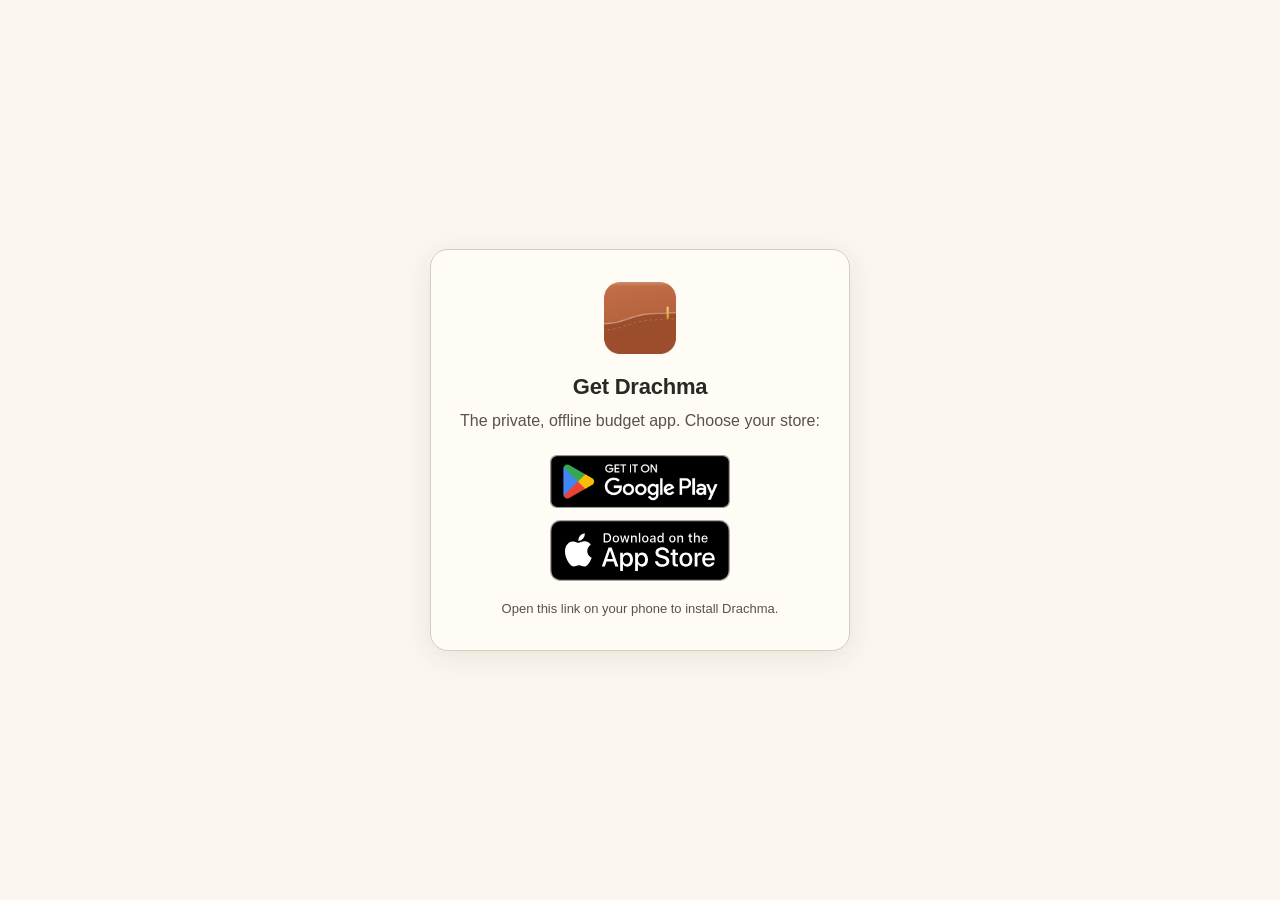
<file: get/index.html>
<!doctype html>
<html lang="en">
<head>
<meta charset="utf-8">
<meta name="viewport" content="width=device-width, initial-scale=1">
<meta name="robots" content="noindex">
<title>Get Drachma</title>
<meta name="theme-color" content="#FBF7F0">
<link rel="icon" href="../assets/favicon.svg" type="image/svg+xml">
<link rel="icon" href="../assets/icon-192.png" type="image/png" sizes="192x192">
<link rel="apple-touch-icon" href="../assets/apple-touch-icon.png">
<style>
  /* Hearth tokens: same palette as the rest of the site (see ../style.css).
     System font stack on purpose: this page redirects immediately, so it
     must not wait on the variable TTFs. */
  :root{
    --bg:#FBF7F0; --card:#FFFCF6; --fg:#2B2724; --muted:#5A5247;
    --border:#D8CDB8; --link:#A85632;
    --shadow:0 6px 30px rgba(43,39,36,.09);
  }
  @media (prefers-color-scheme: dark){
    :root:not([data-theme="light"]){
      --bg:#1C1814; --card:#241F19; --fg:#EFE7DA; --muted:#CFC4B2;
      --border:#4A4235; --link:#E8A583;
      --shadow:0 6px 30px rgba(0,0,0,.4);
    }
  }
  :root[data-theme="dark"]{
    --bg:#1C1814; --card:#241F19; --fg:#EFE7DA; --muted:#CFC4B2;
    --border:#4A4235; --link:#E8A583;
    --shadow:0 6px 30px rgba(0,0,0,.4);
  }
  :root[data-theme="oled"]{
    --bg:#000000; --card:#17130F; --fg:#EFE7DA; --muted:#CFC4B2;
    --border:#40382C; --link:#E8A583;
    --shadow:0 6px 30px rgba(0,0,0,.6);
  }
  *{box-sizing:border-box}
  html,body{margin:0}
  body{
    background:var(--bg); color:var(--fg);
    font:16px/1.5 -apple-system,BlinkMacSystemFont,"Segoe UI",Roboto,Helvetica,Arial,sans-serif;
    /* min-height, not height: a fixed height would centre-clip the card's top
       out of reach on short viewports (phone landscape). */
    min-height:100vh;
    display:flex; align-items:center; justify-content:center; padding:24px;
  }
  .card{
    background:var(--card); border:1px solid var(--border); border-radius:18px;
    max-width:420px; width:100%; padding:32px 26px; text-align:center;
    box-shadow:var(--shadow);
  }
  .logo{
    width:72px; height:72px; display:block; margin:0 auto 16px;
  }
  h1{font-size:22px;margin:0 0 6px;letter-spacing:-.01em}
  .lede{color:var(--muted);margin:0 0 22px}
  .badges{display:flex;flex-direction:column;align-items:center;gap:12px}
  .store-badge{display:inline-flex}
  .store-badge img{display:block;width:180px;max-width:100%;height:auto}
  .hint{margin-top:18px;font-size:13px;color:var(--muted)}
  .hint a{color:var(--link)}
</style>
<script>
  (function () {
    var t = null;
    try { t = new URLSearchParams(location.search).get("theme") || localStorage.getItem("drachma-theme"); } catch (e) {}
    /* Set the attribute even for "light": the dark @media block above keys off
       :not([data-theme="light"]), so an explicit light choice must be recorded
       or a dark OS would override it. */
    if (t) document.documentElement.setAttribute("data-theme", t);
  })();
</script>
</head>
<body>
<main class="card">
  <img class="logo" src="../assets/icon-192.png" alt="" width="72" height="72">
  <h1 id="title">Get Drachma</h1>
  <p class="lede" id="lede">The private, offline budget app. Choose your store:</p>

  <!-- Both badges are real markup so the page still works with JS off; the
       script below only re-orders them and appends the incoming query. -->
  <div class="badges" id="badges">
    <a class="store-badge" id="playBadge"
       href="https://play.google.com/store/apps/details?id=com.mkhakpaki.drachma.android"
       aria-label="Get it on Google Play">
      <img src="../assets/google-play-badge.png" alt="Get it on Google Play" width="180" height="54">
    </a>
    <a class="store-badge" id="appStoreBadge"
       href="https://apps.apple.com/app/id6801626534"
       aria-label="Download on the App Store">
      <img src="../assets/app-store-badge.svg" alt="Download on the App Store" width="180" height="60">
    </a>
  </div>

  <div class="hint" id="hint">Open this link on your phone to install Drachma.</div>
</main>
<script>
(function(){
  var badges = document.getElementById("badges");
  var playEl = document.getElementById("playBadge");
  var appStoreEl = document.getElementById("appStoreBadge");
  var hint = document.getElementById("hint");

  // Same language rule as the rest of the site: a saved choice, else the device.
  var lang = null;
  try { lang = (new URLSearchParams(location.search).get("lang") || localStorage.getItem("drachma-lang") || "").toLowerCase(); } catch (e) {}
  if (lang !== "tr" && lang !== "en") lang = /^tr(-|$)/i.test((navigator.languages && navigator.languages[0]) || navigator.language || "") ? "tr" : "en";
  var t = lang === "tr" ? {
    title: "Drachma'yı edin", lede: "Verilerin sende kalan bütçe uygulaması. Mağazanı seç:",
    hint: "Drachma'yı yüklemek için bu bağlantıyı telefonunda aç.", manual: "Elle aç",
    play: "Google Play'e yönlendiriliyorsun…", appStore: "App Store'a yönlendiriliyorsun…"
  } : {
    manual: "Open manually", play: "Taking you to Google Play…", appStore: "Taking you to the App Store…"
  };
  if (lang === "tr") {
    document.documentElement.lang = "tr";
    document.title = t.title;
    document.getElementById("title").textContent = t.title;
    document.getElementById("lede").textContent = t.lede;
    hint.textContent = t.hint;
  }

  // Preserve ALL incoming query params verbatim on redirect. The base URLs come
  // from the markup, so the store links live in exactly one place.
  var rawQuery = location.search.replace(/^\?/, "");
  var PLAY_URL = playEl.href;            // already has ?id=…, so append with &
  var APP_STORE_URL = appStoreEl.href;
  var play = rawQuery ? PLAY_URL + "&" + rawQuery : PLAY_URL;
  var appStore = APP_STORE_URL + location.search;
  playEl.href = play;
  appStoreEl.href = appStore;

  var ua = navigator.userAgent || "";
  var isAndroid = /Android/i.test(ua);
  // iPadOS 13+ masquerades as Mac; treat touch-capable Macs as iPad.
  var isIOS = /iPhone|iPad|iPod/i.test(ua) || (/Macintosh/i.test(ua) && "ontouchend" in document);

  // Build the hint with DOM calls, never innerHTML; `url` carries whatever
  // query string the visitor arrived with.
  function setHint(text, url){
    hint.textContent = text + " ";
    var a = document.createElement("a");
    a.href = url;
    a.textContent = t.manual;
    hint.appendChild(a);
  }

  if (isAndroid){
    setHint(t.play, play);
    location.replace(play);
  } else if (isIOS){
    badges.insertBefore(appStoreEl, playEl);   // lead with the store they can use
    setHint(t.appStore, appStore);
    location.replace(appStore);
  }
  // Desktop / everything else: leave the markup as served, redirect nowhere.
})();
</script>
</body>
</html>
</file>
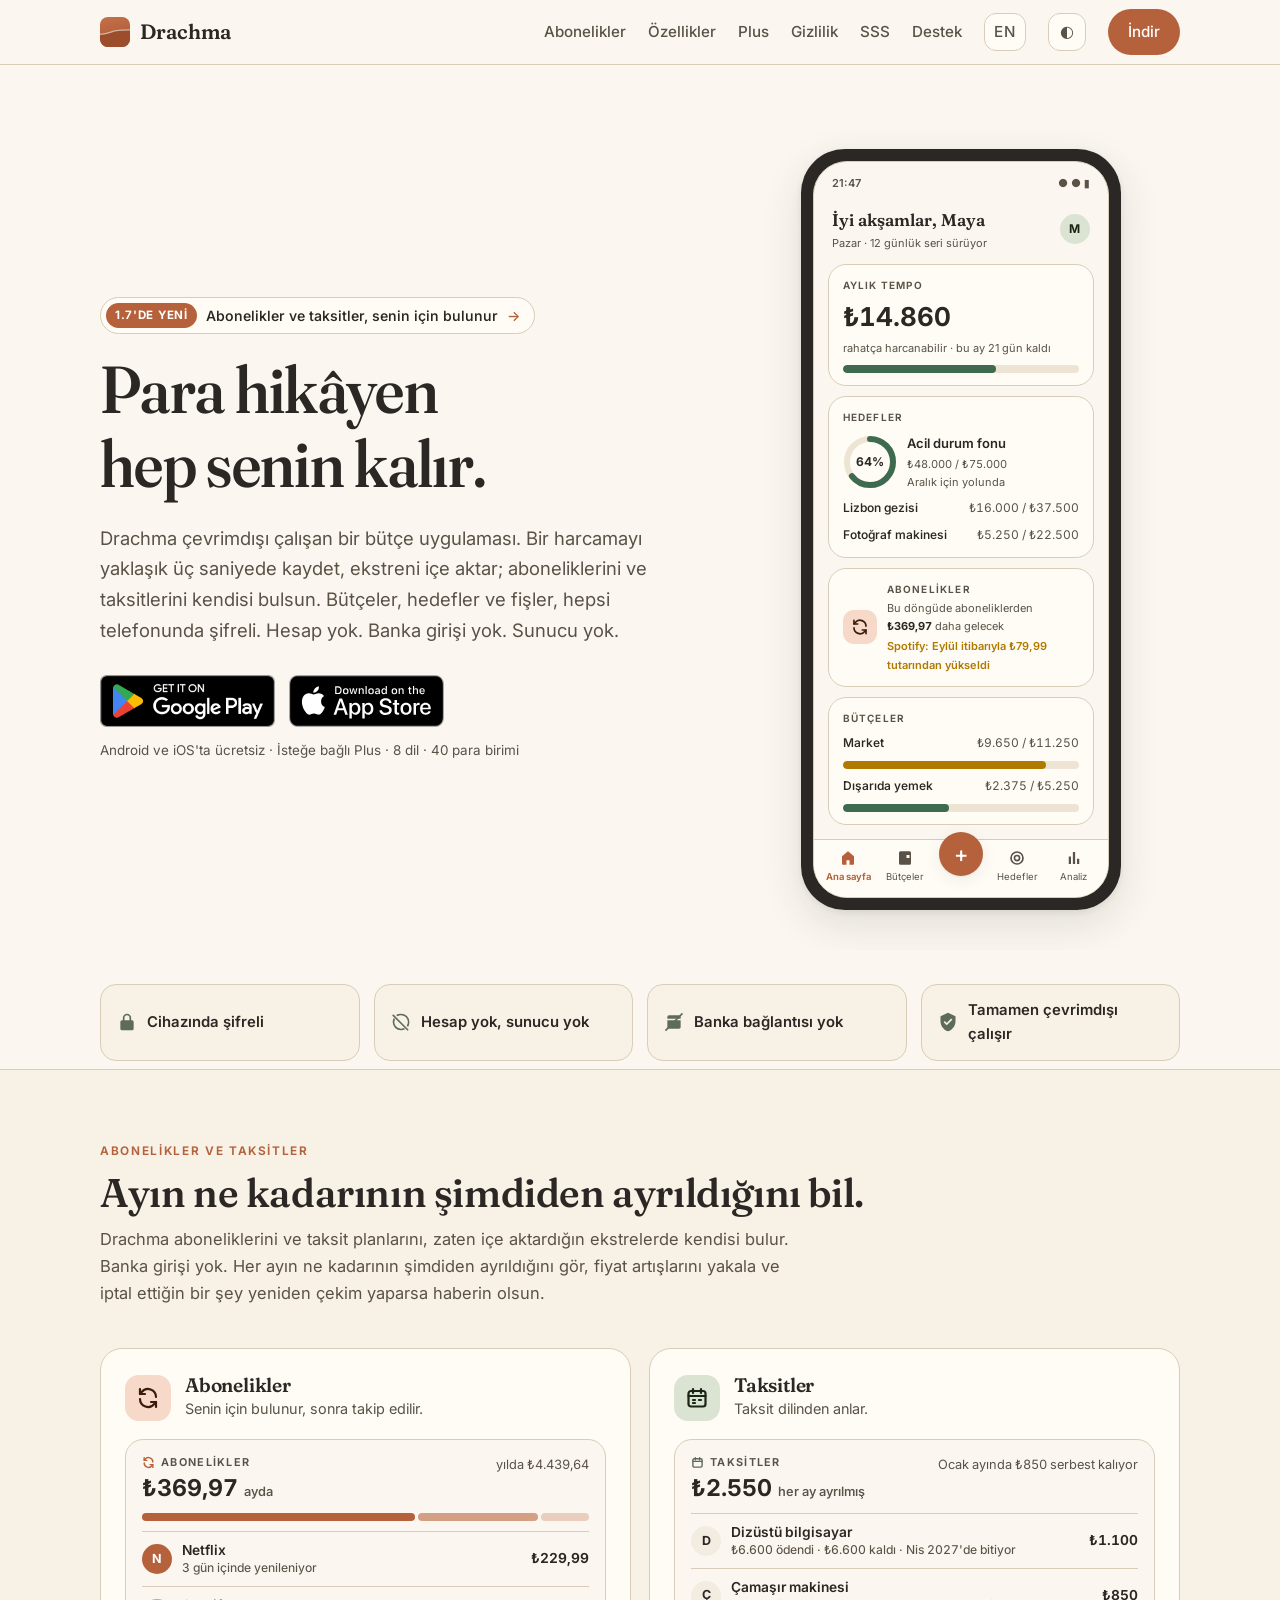
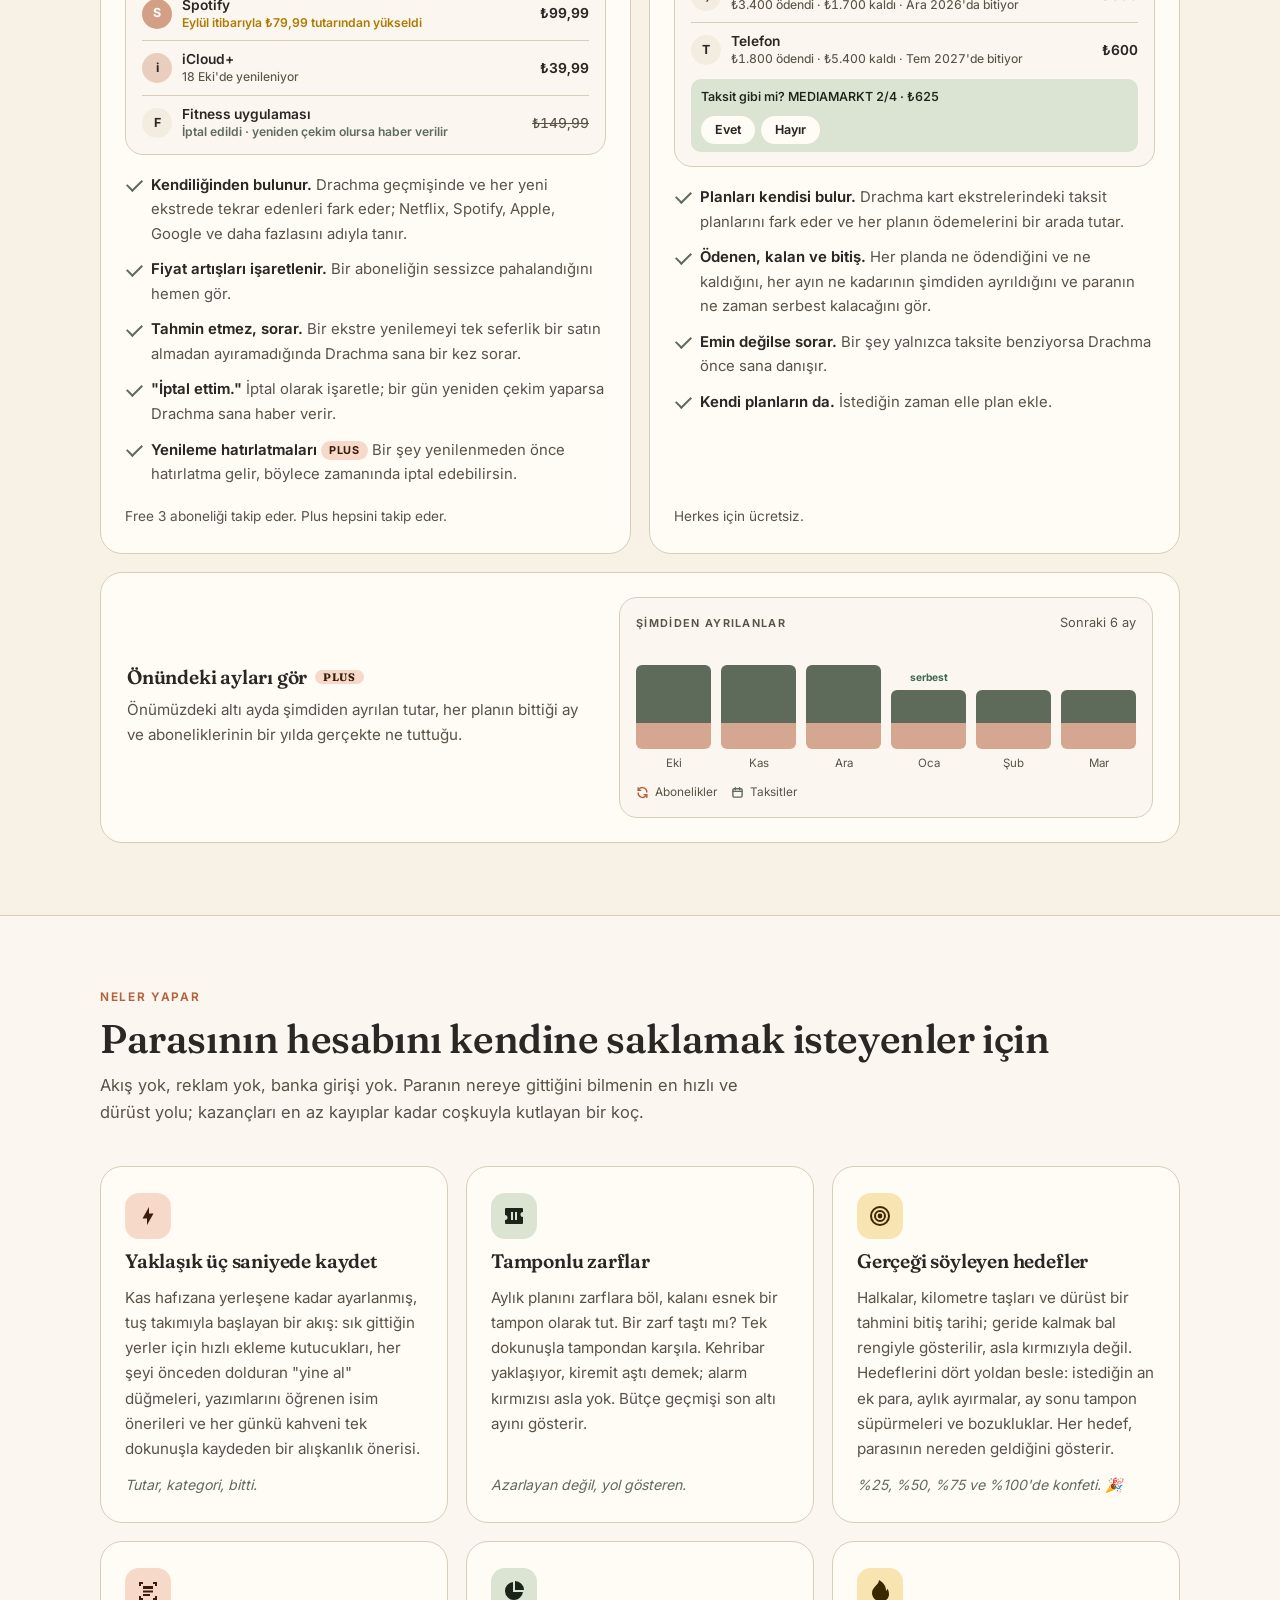
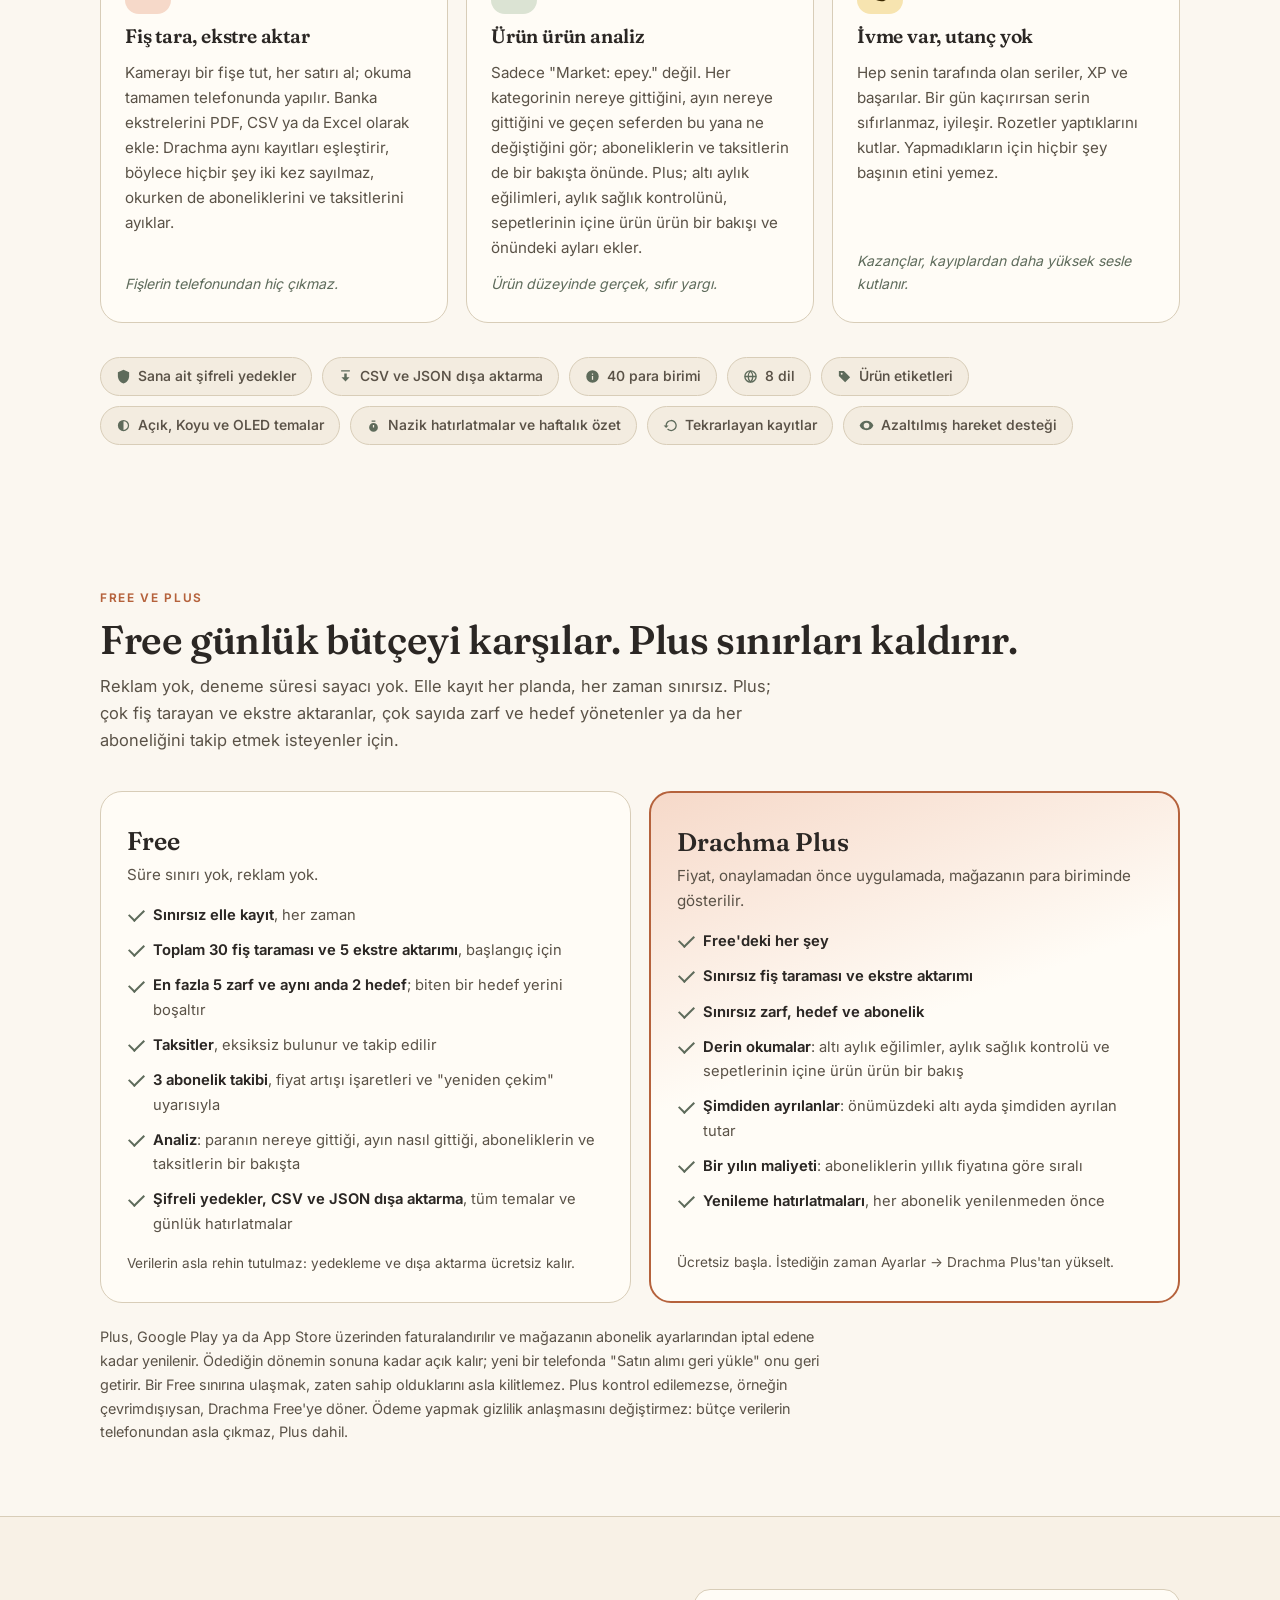
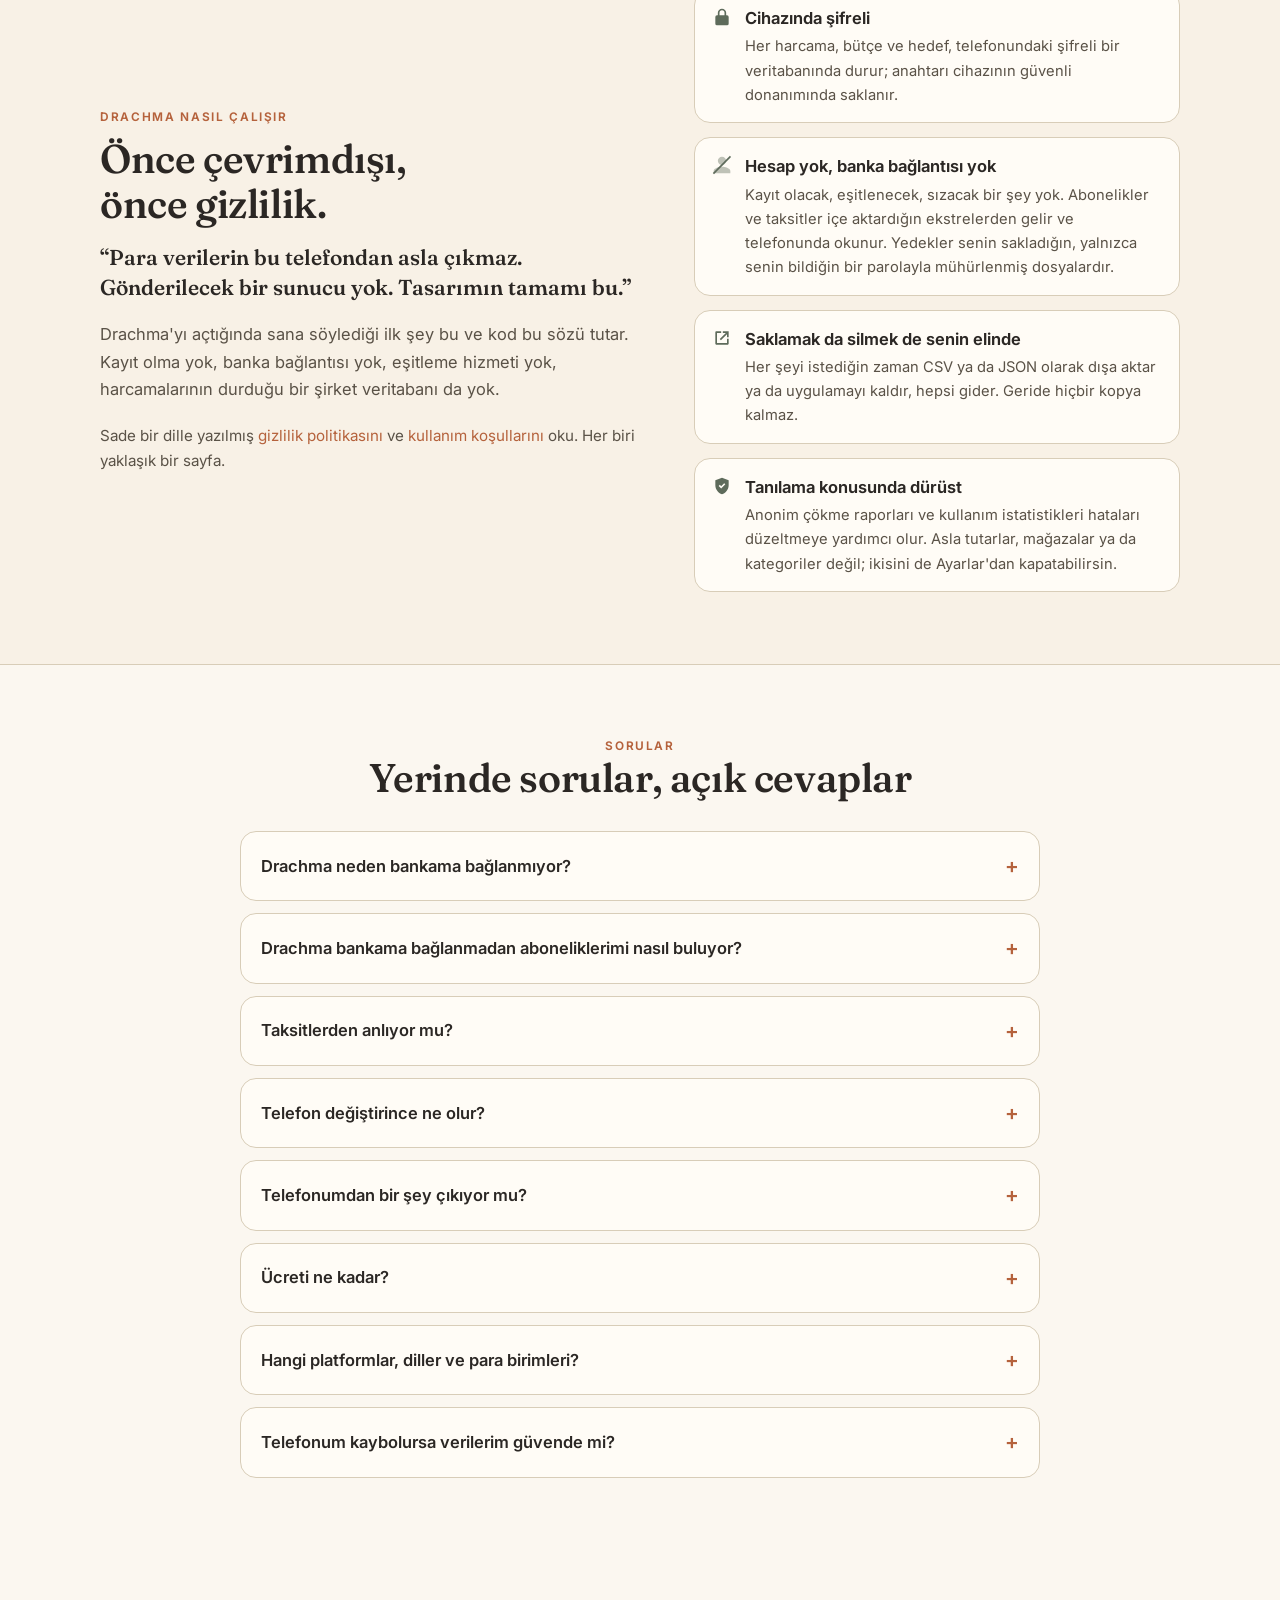
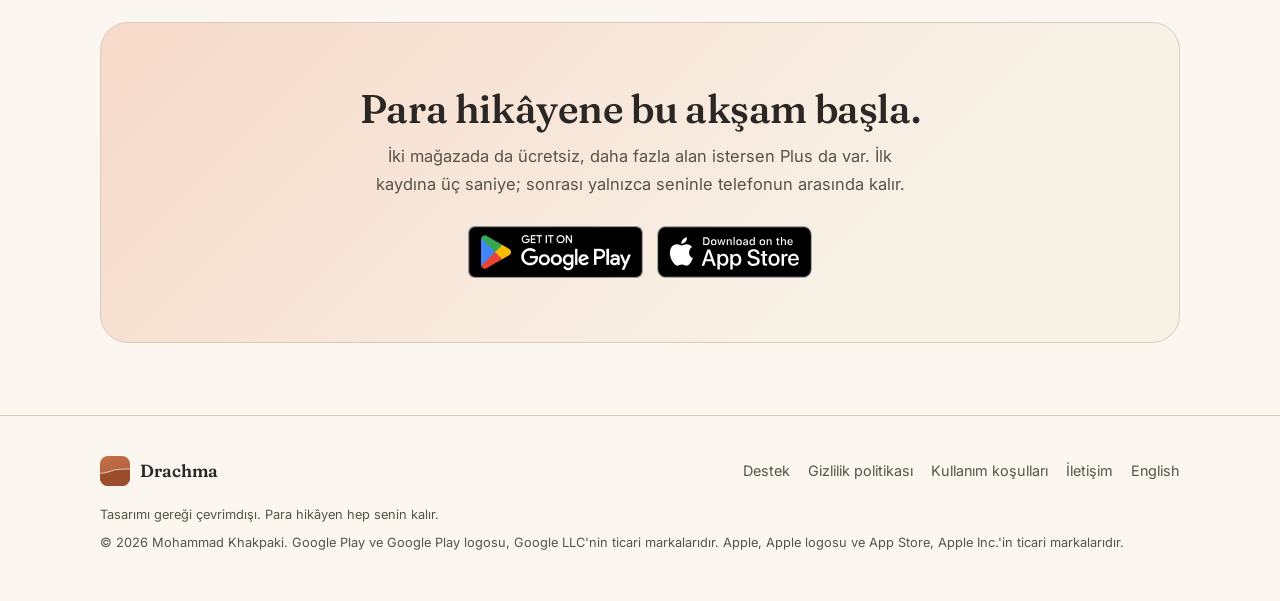
<file: tr/index.html>
<!DOCTYPE html>
<html lang="tr">
<head>
  <meta charset="utf-8">
  <meta name="viewport" content="width=device-width, initial-scale=1">
  <title>Drachma: verilerin sende kalan bütçe uygulaması</title>
  <meta name="description" content="Verilerin sende kalan, çevrimdışı bütçe uygulaması. Aboneliklerini ve taksitlerini ekstrelerinden bulur, banka girişi istemez. Telefonunda şifreli.">
  <link rel="canonical" href="https://trydrachma.com/tr/">
  <link rel="alternate" hreflang="en" href="https://trydrachma.com/">
  <link rel="alternate" hreflang="tr" href="https://trydrachma.com/tr/">
  <link rel="alternate" hreflang="x-default" href="https://trydrachma.com/">
  <meta property="og:type" content="website">
  <meta property="og:title" content="Drachma: verilerin sende kalan bütçe uygulaması">
  <meta property="og:description" content="Abonelikler ve taksitler senin için bulunur, banka girişi gerekmez. Bütçeler, hedefler ve fişler telefonunda şifreli. Hesap yok, sunucu yok.">
  <meta property="og:locale" content="tr_TR">
  <meta property="og:locale:alternate" content="en_US">
  <meta property="og:url" content="https://trydrachma.com/tr/">
  <meta property="og:image" content="https://trydrachma.com/assets/og-image-tr.png">
  <meta name="twitter:card" content="summary_large_image">
  <meta name="theme-color" content="#FBF7F0">
  <link rel="icon" href="../assets/favicon.svg" type="image/svg+xml">
  <link rel="icon" href="../assets/icon-192.png" type="image/png" sizes="192x192">
  <link rel="apple-touch-icon" href="../assets/apple-touch-icon.png">
  <link rel="manifest" href="../site.webmanifest">
  <script>
    (function () {
      var p = new URLSearchParams(location.search), l = (p.get("lang") || "").toLowerCase(), saved = null;
      if (l !== "tr" && l !== "en") l = null;
      try { if (l) localStorage.setItem("drachma-lang", l); saved = localStorage.getItem("drachma-lang"); } catch (e) {}
      if (!l) l = saved;
      var had = p.has("lang"); p.delete("lang");
      var q = p.toString() ? "?" + p.toString() : "";
      if (l === "en") location.replace("../" + q + location.hash);
      else if (had) history.replaceState(null, "", location.pathname + q + location.hash);
    })();
  </script>
  <link rel="stylesheet" href="../style.css">
  <script>
    (function () {
      var t = null;
      try { t = new URLSearchParams(location.search).get("theme") || localStorage.getItem("drachma-theme"); } catch (e) {}
      if (!t && window.matchMedia && window.matchMedia("(prefers-color-scheme: dark)").matches) t = "dark";
      if (t && t !== "light") document.documentElement.setAttribute("data-theme", t);
    })();
  </script>
</head>
<body>

<header class="site-header">
  <div class="container">
    <a class="brand" href="./">
      <img src="../assets/favicon.svg" alt="" width="30" height="30">
      Drachma
    </a>
    <nav class="site-nav">
      <a href="#subscriptions">Abonelikler</a>
      <a class="nav-wide" href="#features">Özellikler</a>
      <a href="#plus">Plus</a>
      <a class="nav-wide" href="privacy.html">Gizlilik</a>
      <a href="#faq">SSS</a>
      <a class="nav-wide" href="support.html">Destek</a>
      <a class="lang-toggle" href="../?lang=en" hreflang="en" lang="en" title="English" aria-label="English">EN</a>
      <button class="theme-toggle" id="themeToggle" title="Tema: Açık / Koyu / OLED" aria-label="Temayı değiştir">◐</button>
      <a class="btn" href="../get/">İndir</a>
    </nav>
  </div>
</header>

<section class="hero">
  <div class="container">
    <div class="hero-copy">
      <a class="new-pill" href="#subscriptions"><span class="tag">1.7'de yeni</span> Abonelikler ve taksitler, senin için bulunur <span class="arrow" aria-hidden="true">→</span></a>
      <h1>Para hikâyen hep senin kalır.</h1>
      <p class="lede">Drachma çevrimdışı çalışan bir bütçe uygulaması. Bir harcamayı yaklaşık üç saniyede kaydet, ekstreni içe aktar; aboneliklerini ve taksitlerini kendisi bulsun. Bütçeler, hedefler ve fişler, hepsi telefonunda şifreli. Hesap yok. Banka girişi yok. Sunucu yok.</p>
      <div class="store-badges">
        <a href="https://play.google.com/store/apps/details?id=com.mkhakpaki.drachma.android" aria-label="Google Play'den alın">
          <img src="../assets/google-play-badge.png" alt="Google Play'den alın">
        </a>
        <a href="https://apps.apple.com/app/id6801626534" aria-label="App Store'dan indirin">
          <img src="../assets/app-store-badge.svg" alt="App Store'dan indirin">
        </a>
      </div>
      <p class="badge-note">Android ve iOS'ta ücretsiz · İsteğe bağlı Plus · 8 dil · 40 para birimi</p>
    </div>

    <div class="phone-wrap" aria-hidden="true">
      <div class="phone">
        <div class="phone-screen">
          <div class="ps-status"><span>21:47</span><span>● ● ▮</span></div>
          <div class="ps-body">
            <div class="ps-greet">
              <div>
                <div class="g-title">İyi akşamlar, Maya</div>
                <div class="g-sub">Pazar · 12 günlük seri sürüyor</div>
              </div>
              <div class="ps-avatar">M</div>
            </div>

            <div class="ps-card">
              <div class="ps-label">Aylık tempo</div>
              <div class="ps-amount numeric">₺14.860</div>
              <div class="ps-sub">rahatça harcanabilir · bu ay 21 gün kaldı</div>
              <div class="ps-bar"><i style="width:65%"></i></div>
            </div>

            <div class="ps-card">
              <div class="ps-label">Hedefler</div>
              <div class="ps-row" style="margin-top:8px">
                <svg class="ps-ring" width="54" height="54" viewBox="0 0 54 54">
                  <circle cx="27" cy="27" r="23" fill="none" stroke="var(--budget-track)" stroke-width="6"/>
                  <circle cx="27" cy="27" r="23" fill="none" stroke="var(--budget-safe)" stroke-width="6"
                          stroke-linecap="round" stroke-dasharray="92.5 144.5"
                          transform="rotate(-90 27 27)"/>
                  <text x="27" y="31" text-anchor="middle" font-size="12" font-weight="700" fill="var(--on-bg)">64%</text>
                </svg>
                <div>
                  <div class="ps-goal-name">Acil durum fonu</div>
                  <div class="ps-sub numeric">₺48.000 / ₺75.000</div>
                  <div class="ps-sub">Aralık için yolunda</div>
                </div>
              </div>
              <div class="ps-mini"><span class="n">Lizbon gezisi</span><span class="v numeric">₺16.000 / ₺37.500</span></div>
              <div class="ps-mini"><span class="n">Fotoğraf makinesi</span><span class="v numeric">₺5.250 / ₺22.500</span></div>
            </div>

            <div class="ps-card">
              <div class="ps-row">
                <span class="ps-sym">
                  <svg width="18" height="18" viewBox="0 0 24 24" fill="none" stroke="currentColor" stroke-width="2.2" stroke-linecap="round" stroke-linejoin="round"><path d="M20 11a8 8 0 0 0-14.3-4.9L4 8"/><path d="M4 3v5h5"/><path d="M4 13a8 8 0 0 0 14.3 4.9L20 16"/><path d="M20 21v-5h-5"/></svg>
                </span>
                <div>
                  <div class="ps-label">Abonelikler</div>
                  <div class="ps-sub" style="margin-top:2px">Bu döngüde aboneliklerden <b class="numeric ps-strong">₺369,97</b> daha gelecek</div>
                  <div class="ps-sub ps-up">Spotify: Eylül itibarıyla ₺79,99 tutarından yükseldi</div>
                </div>
              </div>
            </div>

            <div class="ps-card">
              <div class="ps-label">Bütçeler</div>
              <div class="ps-mini"><span class="n">Market</span><span class="v numeric">₺9.650 / ₺11.250</span></div>
              <div class="ps-bar warn"><i style="width:86%"></i></div>
              <div class="ps-mini"><span class="n">Dışarıda yemek</span><span class="v numeric">₺2.375 / ₺5.250</span></div>
              <div class="ps-bar"><i style="width:45%"></i></div>
            </div>
          </div>

          <div class="ps-tabs">
            <div class="ps-tab active">
              <svg viewBox="0 0 24 24" fill="currentColor"><path d="M12 3 4 9.6V20a1 1 0 0 0 1 1h5v-6h4v6h5a1 1 0 0 0 1-1V9.6Z"/></svg>
              Ana sayfa
            </div>
            <div class="ps-tab">
              <svg viewBox="0 0 24 24" fill="currentColor"><path d="M4 5a2 2 0 0 1 2-2h12a2 2 0 0 1 2 2v14a2 2 0 0 1-2 2H6a2 2 0 0 1-2-2Zm10 7h4V8h-4Z"/></svg>
              Bütçeler
            </div>
            <div class="ps-fab">+</div>
            <div class="ps-tab">
              <svg viewBox="0 0 24 24" fill="none" stroke="currentColor" stroke-width="2.2"><circle cx="12" cy="12" r="8"/><circle cx="12" cy="12" r="3.4"/></svg>
              Hedefler
            </div>
            <div class="ps-tab">
              <svg viewBox="0 0 24 24" fill="currentColor"><path d="M5 20V10h3v10Zm5.5 0V4h3v16ZM16 20v-7h3v7Z"/></svg>
              Analiz
            </div>
          </div>
        </div>
      </div>
    </div>
  </div>
</section>

<div class="trust">
  <div class="container trust-grid">
    <div class="trust-item">
      <svg width="20" height="20" viewBox="0 0 24 24" fill="currentColor"><path d="M12 2a5 5 0 0 0-5 5v3H6a2 2 0 0 0-2 2v8a2 2 0 0 0 2 2h12a2 2 0 0 0 2-2v-8a2 2 0 0 0-2-2h-1V7a5 5 0 0 0-5-5Zm-3 8V7a3 3 0 0 1 6 0v3Z"/></svg>
      Cihazında şifreli
    </div>
    <div class="trust-item">
      <svg width="20" height="20" viewBox="0 0 24 24" fill="currentColor"><path d="M19.8 22.6 1.4 4.2 2.8 2.8l18.4 18.4ZM7.7 5.2 6.1 3.6A9.9 9.9 0 0 1 12 2a10 10 0 0 1 10 10 9.9 9.9 0 0 1-1.6 5.9l-1.5-1.6A8 8 0 0 0 12 4a8 8 0 0 0-4.3 1.2ZM12 22A10 10 0 0 1 2 12a9.9 9.9 0 0 1 1.3-4.9l1.5 1.5A8 8 0 0 0 12 20a8 8 0 0 0 3.4-.8l1.5 1.5A9.9 9.9 0 0 1 12 22Z"/></svg>
      Hesap yok, sunucu yok
    </div>
    <div class="trust-item">
      <svg width="20" height="20" viewBox="0 0 24 24" fill="currentColor"><path d="M4 6a2 2 0 0 1 2-2h12a2 2 0 0 1 2 2v2H4Zm0 4h16v8a2 2 0 0 1-2 2H6a2 2 0 0 1-2-2Zm3 5h4v2H7Z"/><path d="m21.5 1 1.4 1.4L2.4 23 1 21.6Z"/></svg>
      Banka bağlantısı yok
    </div>
    <div class="trust-item">
      <svg width="20" height="20" viewBox="0 0 24 24" fill="currentColor"><path d="M12 1 3 5v6c0 5.5 3.8 10.7 9 12 5.2-1.3 9-6.5 9-12V5Zm-1.5 15-3.7-3.7 1.4-1.4 2.3 2.3 5.3-5.3 1.4 1.4Z"/></svg>
      Tamamen çevrimdışı çalışır
    </div>
  </div>
</div>

<section class="commitments" id="subscriptions">
  <div class="container">
    <p class="eyebrow">Abonelikler ve taksitler</p>
    <h2>Ayın ne kadarının şimdiden ayrıldığını bil.</h2>
    <p class="section-lede">Drachma aboneliklerini ve taksit planlarını, zaten içe aktardığın ekstrelerde kendisi bulur. Banka girişi yok. Her ayın ne kadarının şimdiden ayrıldığını gör, fiyat artışlarını yakala ve iptal ettiğin bir şey yeniden çekim yaparsa haberin olsun.</p>

    <div class="commit-grid">
      <article class="commit-card">
        <div class="commit-head">
          <span class="f-icon terracotta">
            <svg width="24" height="24" viewBox="0 0 24 24" fill="none" stroke="currentColor" stroke-width="2.2" stroke-linecap="round" stroke-linejoin="round"><path d="M20 11a8 8 0 0 0-14.3-4.9L4 8"/><path d="M4 3v5h5"/><path d="M4 13a8 8 0 0 0 14.3 4.9L20 16"/><path d="M20 21v-5h-5"/></svg>
          </span>
          <div>
            <h3>Abonelikler</h3>
            <p>Senin için bulunur, sonra takip edilir.</p>
          </div>
        </div>

        <div class="mini" aria-hidden="true">
          <div class="mini-top">
            <span class="mini-label ico sub"><svg width="13" height="13" viewBox="0 0 24 24" fill="none" stroke="currentColor" stroke-width="2.6" stroke-linecap="round" stroke-linejoin="round"><path d="M20 11a8 8 0 0 0-14.3-4.9L4 8"/><path d="M4 3v5h5"/><path d="M4 13a8 8 0 0 0 14.3 4.9L20 16"/><path d="M20 21v-5h-5"/></svg>Abonelikler</span>
            <span class="mini-sub numeric">yılda ₺4.439,64</span>
          </div>
          <div class="mini-total numeric">₺369,97 <small>ayda</small></div>
          <div class="share-bar"><i class="r1" style="width:62%"></i><i class="r2" style="width:27%"></i><i class="r3" style="width:11%"></i></div>
          <div class="mini-row">
            <span class="av r1">N</span>
            <span class="nm">Netflix<span class="meta">3 gün içinde yenileniyor</span></span>
            <span class="amt numeric">₺229,99</span>
          </div>
          <div class="mini-row">
            <span class="av r2">S</span>
            <span class="nm">Spotify<span class="meta up">Eylül itibarıyla ₺79,99 tutarından yükseldi</span></span>
            <span class="amt numeric">₺99,99</span>
          </div>
          <div class="mini-row">
            <span class="av r3">i</span>
            <span class="nm">iCloud+<span class="meta">18 Eki'de yenileniyor</span></span>
            <span class="amt numeric">₺39,99</span>
          </div>
          <div class="mini-row">
            <span class="av">F</span>
            <span class="nm">Fitness uygulaması<span class="meta alert">İptal edildi · yeniden çekim olursa haber verilir</span></span>
            <span class="amt numeric"><s>₺149,99</s></span>
          </div>
        </div>

        <ul class="ticks">
          <li><b>Kendiliğinden bulunur.</b> Drachma geçmişinde ve her yeni ekstrede tekrar edenleri fark eder; Netflix, Spotify, Apple, Google ve daha fazlasını adıyla tanır.</li>
          <li><b>Fiyat artışları işaretlenir.</b> Bir aboneliğin sessizce pahalandığını hemen gör.</li>
          <li><b>Tahmin etmez, sorar.</b> Bir ekstre yenilemeyi tek seferlik bir satın almadan ayıramadığında Drachma sana bir kez sorar.</li>
          <li><b>"İptal ettim."</b> İptal olarak işaretle; bir gün yeniden çekim yaparsa Drachma sana haber verir.</li>
          <li><b>Yenileme hatırlatmaları</b><span class="plus-tag">Plus</span> Bir şey yenilenmeden önce hatırlatma gelir, böylece zamanında iptal edebilirsin.</li>
        </ul>
        <p class="plan-foot">Free 3 aboneliği takip eder. Plus hepsini takip eder.</p>
      </article>

      <article class="commit-card">
        <div class="commit-head">
          <span class="f-icon sage">
            <svg width="24" height="24" viewBox="0 0 24 24" fill="none" stroke="currentColor" stroke-width="2.2" stroke-linecap="round" stroke-linejoin="round"><rect x="3.5" y="5" width="17" height="15.5" rx="2.5"/><path d="M3.5 10h17M8 3v4M16 3v4"/><path d="M8 14h2M14 14h2M8 17h2"/></svg>
          </span>
          <div>
            <h3>Taksitler</h3>
            <p>Taksit dilinden anlar.</p>
          </div>
        </div>

        <div class="mini" aria-hidden="true">
          <div class="mini-top">
            <span class="mini-label ico inst"><svg width="13" height="13" viewBox="0 0 24 24" fill="none" stroke="currentColor" stroke-width="2.6" stroke-linecap="round" stroke-linejoin="round"><rect x="3.5" y="5" width="17" height="15.5" rx="2.5"/><path d="M3.5 10h17M8 3v4M16 3v4"/></svg>Taksitler</span>
            <span class="mini-sub numeric">Ocak ayında ₺850 serbest kalıyor</span>
          </div>
          <div class="mini-total numeric">₺2.550 <small>her ay ayrılmış</small></div>
          <div class="mini-row">
            <span class="av">D</span>
            <span class="nm">Dizüstü bilgisayar<span class="meta numeric">₺6.600 ödendi · ₺6.600 kaldı · Nis 2027'de bitiyor</span></span>
            <span class="amt numeric">₺1.100</span>
          </div>
          <div class="mini-row">
            <span class="av">Ç</span>
            <span class="nm">Çamaşır makinesi<span class="meta numeric">₺3.400 ödendi · ₺1.700 kaldı · Ara 2026'da bitiyor</span></span>
            <span class="amt numeric">₺850</span>
          </div>
          <div class="mini-row">
            <span class="av">T</span>
            <span class="nm">Telefon<span class="meta numeric">₺1.800 ödendi · ₺5.400 kaldı · Tem 2027'de bitiyor</span></span>
            <span class="amt numeric">₺600</span>
          </div>
          <div class="mini-free">Taksit gibi mi? <span class="numeric">MEDIAMARKT 2/4 · ₺625</span><span class="yn"><span>Evet</span><span>Hayır</span></span></div>
        </div>

        <ul class="ticks">
          <li><b>Planları kendisi bulur.</b> Drachma kart ekstrelerindeki taksit planlarını fark eder ve her planın ödemelerini bir arada tutar.</li>
          <li><b>Ödenen, kalan ve bitiş.</b> Her planda ne ödendiğini ve ne kaldığını, her ayın ne kadarının şimdiden ayrıldığını ve paranın ne zaman serbest kalacağını gör.</li>
          <li><b>Emin değilse sorar.</b> Bir şey yalnızca taksite benziyorsa Drachma önce sana danışır.</li>
          <li><b>Kendi planların da.</b> İstediğin zaman elle plan ekle.</li>
        </ul>
        <p class="plan-foot">Herkes için ücretsiz.</p>
      </article>
    </div>

    <div class="ahead">
      <div class="ahead-copy">
        <h3>Önündeki ayları gör <span class="plus-tag">Plus</span></h3>
        <p>Önümüzdeki altı ayda şimdiden ayrılan tutar, her planın bittiği ay ve aboneliklerinin bir yılda gerçekte ne tuttuğu.</p>
      </div>
      <div class="mini ahead-chart" aria-hidden="true">
        <div class="mini-top">
          <span class="mini-label">Şimdiden ayrılanlar</span>
          <span class="mini-sub">Sonraki 6 ay</span>
        </div>
        <div class="chart">
          <div class="col"><i class="sub" style="height:26px"></i><i class="inst" style="height:58px"></i><span>Eki</span></div>
          <div class="col"><i class="sub" style="height:26px"></i><i class="inst" style="height:58px"></i><span>Kas</span></div>
          <div class="col"><i class="sub" style="height:26px"></i><i class="inst" style="height:58px"></i><span>Ara</span></div>
          <div class="col"><i class="sub" style="height:26px"></i><i class="inst" style="height:33px"></i><b>serbest</b><span>Oca</span></div>
          <div class="col"><i class="sub" style="height:26px"></i><i class="inst" style="height:33px"></i><span>Şub</span></div>
          <div class="col"><i class="sub" style="height:26px"></i><i class="inst" style="height:33px"></i><span>Mar</span></div>
        </div>
        <div class="legend"><span class="sub"><svg width="13" height="13" viewBox="0 0 24 24" fill="none" stroke="currentColor" stroke-width="2.6" stroke-linecap="round" stroke-linejoin="round"><path d="M20 11a8 8 0 0 0-14.3-4.9L4 8"/><path d="M4 3v5h5"/><path d="M4 13a8 8 0 0 0 14.3 4.9L20 16"/><path d="M20 21v-5h-5"/></svg>Abonelikler</span><span class="inst"><svg width="13" height="13" viewBox="0 0 24 24" fill="none" stroke="currentColor" stroke-width="2.6" stroke-linecap="round" stroke-linejoin="round"><rect x="3.5" y="5" width="17" height="15.5" rx="2.5"/><path d="M3.5 10h17M8 3v4M16 3v4"/></svg>Taksitler</span></div>
      </div>
    </div>
  </div>
</section>

<section class="features" id="features">
  <div class="container">
    <p class="eyebrow">Neler yapar</p>
    <h2>Parasının hesabını kendine saklamak isteyenler için</h2>
    <p class="section-lede">Akış yok, reklam yok, banka girişi yok. Paranın nereye gittiğini bilmenin en hızlı ve dürüst yolu; kazançları en az kayıplar kadar coşkuyla kutlayan bir koç.</p>

    <div class="feature-grid">
      <div class="feature">
        <div class="f-icon terracotta">
          <svg width="24" height="24" viewBox="0 0 24 24" fill="currentColor"><path d="M11 21v-6.6H6.5L13 3v6.6h4.5Z"/></svg>
        </div>
        <h3>Yaklaşık üç saniyede kaydet</h3>
        <p>Kas hafızana yerleşene kadar ayarlanmış, tuş takımıyla başlayan bir akış: sık gittiğin yerler için hızlı ekleme kutucukları, her şeyi önceden dolduran "yine al" düğmeleri, yazımlarını öğrenen isim önerileri ve her günkü kahveni tek dokunuşla kaydeden bir alışkanlık önerisi.</p>
        <p class="f-quote">Tutar, kategori, bitti.</p>
      </div>

      <div class="feature">
        <div class="f-icon sage">
          <svg width="24" height="24" viewBox="0 0 24 24" fill="currentColor"><path d="M4 4h16a1 1 0 0 1 1 1v3a2.5 2.5 0 0 0 0 5v3h-.001L21 19a1 1 0 0 1-1 1H4a1 1 0 0 1-1-1v-3a2.5 2.5 0 0 0 0-5V5a1 1 0 0 1 1-1Zm5 4v8h2V8Zm4 0v8h2V8Z"/></svg>
        </div>
        <h3>Tamponlu zarflar</h3>
        <p>Aylık planını zarflara böl, kalanı esnek bir tampon olarak tut. Bir zarf taştı mı? Tek dokunuşla tampondan karşıla. Kehribar yaklaşıyor, kiremit aştı demek; alarm kırmızısı asla yok. Bütçe geçmişi son altı ayını gösterir.</p>
        <p class="f-quote">Azarlayan değil, yol gösteren.</p>
      </div>

      <div class="feature">
        <div class="f-icon honey">
          <svg width="24" height="24" viewBox="0 0 24 24" fill="none" stroke="currentColor" stroke-width="2"><circle cx="12" cy="12" r="9"/><circle cx="12" cy="12" r="5"/><circle cx="12" cy="12" r="1.4" fill="currentColor"/></svg>
        </div>
        <h3>Gerçeği söyleyen hedefler</h3>
        <p>Halkalar, kilometre taşları ve dürüst bir tahmini bitiş tarihi; geride kalmak bal rengiyle gösterilir, asla kırmızıyla değil. Hedeflerini dört yoldan besle: istediğin an ek para, aylık ayırmalar, ay sonu tampon süpürmeleri ve bozukluklar. Her hedef, parasının nereden geldiğini gösterir.</p>
        <p class="f-quote">%25, %50, %75 ve %100'de konfeti. 🎉</p>
      </div>

      <div class="feature">
        <div class="f-icon terracotta">
          <svg width="24" height="24" viewBox="0 0 24 24" fill="currentColor"><path d="M3 3h4v2H5v2H3Zm14 0h4v4h-2V5h-2ZM3 17h2v2h2v2H3Zm16 0h2v4h-4v-2h2ZM7 7h10v3H7Zm0 4.5h10v2H7Zm0 3.5h7v2H7Z"/></svg>
        </div>
        <h3>Fiş tara, ekstre aktar</h3>
        <p>Kamerayı bir fişe tut, her satırı al; okuma tamamen telefonunda yapılır. Banka ekstrelerini PDF, CSV ya da Excel olarak ekle: Drachma aynı kayıtları eşleştirir, böylece hiçbir şey iki kez sayılmaz, okurken de aboneliklerini ve taksitlerini ayıklar.</p>
        <p class="f-quote">Fişlerin telefonundan hiç çıkmaz.</p>
      </div>

      <div class="feature">
        <div class="f-icon sage">
          <svg width="24" height="24" viewBox="0 0 24 24" fill="currentColor"><path d="M11 3.05A9 9 0 1 0 20.95 13H11ZM13 2v9h9a9 9 0 0 0-9-9Z"/></svg>
        </div>
        <h3>Ürün ürün analiz</h3>
        <p>Sadece "Market: epey." değil. Her kategorinin nereye gittiğini, ayın nereye gittiğini ve geçen seferden bu yana ne değiştiğini gör; aboneliklerin ve taksitlerin de bir bakışta önünde. Plus; altı aylık eğilimleri, aylık sağlık kontrolünü, sepetlerinin içine ürün ürün bir bakışı ve önündeki ayları ekler.</p>
        <p class="f-quote">Ürün düzeyinde gerçek, sıfır yargı.</p>
      </div>

      <div class="feature">
        <div class="f-icon honey">
          <svg width="24" height="24" viewBox="0 0 24 24" fill="currentColor"><path d="M12 22c-4.4 0-8-3.6-8-8 0-3.5 2.2-5.6 4-7.5C9.6 4.8 11 3.3 11 1c0 0 7 3.5 7 10a4.9 4.9 0 0 1-.1 1c.7-.5 1.4-1.2 1.8-2.2 0 0 1.3 2.6 1.3 5.2A7 7 0 0 1 12 22Z"/></svg>
        </div>
        <h3>İvme var, utanç yok</h3>
        <p>Hep senin tarafında olan seriler, XP ve başarılar. Bir gün kaçırırsan serin sıfırlanmaz, iyileşir. Rozetler yaptıklarını kutlar. Yapmadıkların için hiçbir şey başının etini yemez.</p>
        <p class="f-quote">Kazançlar, kayıplardan daha yüksek sesle kutlanır.</p>
      </div>
    </div>

    <div class="chips">
      <span class="chip"><svg width="15" height="15" viewBox="0 0 24 24" fill="currentColor"><path d="M12 1 3 5v6c0 5.5 3.8 10.7 9 12 5.2-1.3 9-6.5 9-12V5Z"/></svg> Sana ait şifreli yedekler</span>
      <span class="chip"><svg width="15" height="15" viewBox="0 0 24 24" fill="currentColor"><path d="M5 20h14v-2H5Zm7-18L5.5 9H10v6h4V9h4.5Z" transform="rotate(180 12 11)"/></svg> CSV ve JSON dışa aktarma</span>
      <span class="chip"><svg width="15" height="15" viewBox="0 0 24 24" fill="currentColor"><path d="M12 2a10 10 0 1 0 10 10A10 10 0 0 0 12 2Zm1 15h-2v-2h2Zm0-4h-2V7h2Z" transform="rotate(180 12 12)"/></svg> 40 para birimi</span>
      <span class="chip"><svg width="15" height="15" viewBox="0 0 24 24" fill="none" stroke="currentColor" stroke-width="2.2"><circle cx="12" cy="12" r="9"/><path d="M3 12h18M12 3c2.5 2.6 3.8 5.6 3.8 9s-1.3 6.4-3.8 9M12 3c-2.5 2.6-3.8 5.6-3.8 9s1.3 6.4 3.8 9"/></svg> 8 dil</span>
      <span class="chip"><svg width="15" height="15" viewBox="0 0 24 24" fill="currentColor"><path d="M3 3h8l10 10-8 8L3 11Zm4.5 6A1.5 1.5 0 1 0 6 7.5 1.5 1.5 0 0 0 7.5 9Z"/></svg> Ürün etiketleri</span>
      <span class="chip"><svg width="15" height="15" viewBox="0 0 24 24" fill="currentColor"><path d="M12 3a9 9 0 1 0 9 9 9 9 0 0 0-9-9Zm0 16V5a7 7 0 0 1 0 14Z"/></svg> Açık, Koyu ve OLED temalar</span>
      <span class="chip"><svg width="15" height="15" viewBox="0 0 24 24" fill="currentColor"><path d="M9 4h6v2H9Zm3 4a7 7 0 1 0 7 7 7 7 0 0 0-7-7Zm1 7h-2v-4h2Z"/></svg> Nazik hatırlatmalar ve haftalık özet</span>
      <span class="chip"><svg width="15" height="15" viewBox="0 0 24 24" fill="currentColor"><path d="M13 3a9 9 0 0 0-9 9H1l4 4 4-4H6a7 7 0 1 1 7 7 7 7 0 0 1-5-2.1L6.6 18.3A9 9 0 1 0 13 3Z"/></svg> Tekrarlayan kayıtlar</span>
      <span class="chip"><svg width="15" height="15" viewBox="0 0 24 24" fill="currentColor"><path d="M12 4.5C7 4.5 2.7 7.6 1 12c1.7 4.4 6 7.5 11 7.5s9.3-3.1 11-7.5c-1.7-4.4-6-7.5-11-7.5Zm0 12A4.5 4.5 0 1 1 16.5 12 4.5 4.5 0 0 1 12 16.5Z"/></svg> Azaltılmış hareket desteği</span>
    </div>
  </div>
</section>

<section class="plans" id="plus">
  <div class="container">
    <p class="eyebrow">Free ve Plus</p>
    <h2>Free günlük bütçeyi karşılar. Plus sınırları kaldırır.</h2>
    <p class="section-lede">Reklam yok, deneme süresi sayacı yok. Elle kayıt her planda, her zaman sınırsız. Plus; çok fiş tarayan ve ekstre aktaranlar, çok sayıda zarf ve hedef yönetenler ya da her aboneliğini takip etmek isteyenler için.</p>

    <div class="plan-grid">
      <div class="plan">
        <div>
          <div class="plan-name">Free</div>
          <p class="plan-price">Süre sınırı yok, reklam yok.</p>
        </div>
        <ul class="ticks">
          <li><b>Sınırsız elle kayıt</b>, her zaman</li>
          <li><b>Toplam 30 fiş taraması ve 5 ekstre aktarımı</b>, başlangıç için</li>
          <li><b>En fazla 5 zarf ve aynı anda 2 hedef</b>; biten bir hedef yerini boşaltır</li>
          <li><b>Taksitler</b>, eksiksiz bulunur ve takip edilir</li>
          <li><b>3 abonelik takibi</b>, fiyat artışı işaretleri ve "yeniden çekim" uyarısıyla</li>
          <li><b>Analiz</b>: paranın nereye gittiği, ayın nasıl gittiği, aboneliklerin ve taksitlerin bir bakışta</li>
          <li><b>Şifreli yedekler, CSV ve JSON dışa aktarma</b>, tüm temalar ve günlük hatırlatmalar</li>
        </ul>
        <p class="plan-foot">Verilerin asla rehin tutulmaz: yedekleme ve dışa aktarma ücretsiz kalır.</p>
      </div>

      <div class="plan plan-plus">
        <div>
          <div class="plan-name">Drachma Plus</div>
          <p class="plan-price">Fiyat, onaylamadan önce uygulamada, mağazanın para biriminde gösterilir.</p>
        </div>
        <ul class="ticks">
          <li><b>Free'deki her şey</b></li>
          <li><b>Sınırsız fiş taraması ve ekstre aktarımı</b></li>
          <li><b>Sınırsız zarf, hedef ve abonelik</b></li>
          <li><b>Derin okumalar</b>: altı aylık eğilimler, aylık sağlık kontrolü ve sepetlerinin içine ürün ürün bir bakış</li>
          <li><b>Şimdiden ayrılanlar</b>: önümüzdeki altı ayda şimdiden ayrılan tutar</li>
          <li><b>Bir yılın maliyeti</b>: aboneliklerin yıllık fiyatına göre sıralı</li>
          <li><b>Yenileme hatırlatmaları</b>, her abonelik yenilenmeden önce</li>
        </ul>
        <p class="plan-foot">Ücretsiz başla. İstediğin zaman Ayarlar → Drachma Plus'tan yükselt.</p>
      </div>
    </div>

    <p class="plan-note">Plus, Google Play ya da App Store üzerinden faturalandırılır ve mağazanın abonelik ayarlarından iptal edene kadar yenilenir. Ödediğin dönemin sonuna kadar açık kalır; yeni bir telefonda "Satın alımı geri yükle" onu geri getirir. Bir Free sınırına ulaşmak, zaten sahip olduklarını asla kilitlemez. Plus kontrol edilemezse, örneğin çevrimdışıysan, Drachma Free'ye döner. Ödeme yapmak gizlilik anlaşmasını değiştirmez: bütçe verilerin telefonundan asla çıkmaz, Plus dahil.</p>
  </div>
</section>

<section class="privacy-band" id="privacy">
  <div class="container">
    <div>
      <p class="eyebrow">Drachma nasıl çalışır</p>
      <h2>Önce çevrimdışı, önce gizlilik.</h2>
      <p class="big-quote">“Para verilerin bu telefondan asla çıkmaz. Gönderilecek bir sunucu yok. Tasarımın tamamı bu.”</p>
      <p>Drachma'yı açtığında sana söylediği ilk şey bu ve kod bu sözü tutar. Kayıt olma yok, banka bağlantısı yok, eşitleme hizmeti yok, harcamalarının durduğu bir şirket veritabanı da yok.</p>
      <p class="privacy-links">Sade bir dille yazılmış <a href="privacy.html">gizlilik politikasını</a> ve <a href="terms.html">kullanım koşullarını</a> oku. Her biri yaklaşık bir sayfa.</p>
    </div>
    <ul class="privacy-list">
      <li>
        <svg width="20" height="20" viewBox="0 0 24 24" fill="currentColor"><path d="M12 2a5 5 0 0 0-5 5v3H6a2 2 0 0 0-2 2v8a2 2 0 0 0 2 2h12a2 2 0 0 0 2-2v-8a2 2 0 0 0-2-2h-1V7a5 5 0 0 0-5-5Zm-3 8V7a3 3 0 0 1 6 0v3Z"/></svg>
        <div><b>Cihazında şifreli</b><p>Her harcama, bütçe ve hedef, telefonundaki şifreli bir veritabanında durur; anahtarı cihazının güvenli donanımında saklanır.</p></div>
      </li>
      <li>
        <svg width="20" height="20" viewBox="0 0 24 24" fill="currentColor"><path d="M12 12a5 5 0 1 0-5-5 5 5 0 0 0 5 5Zm0 2c-3.3 0-10 1.7-10 5v3h20v-3c0-3.3-6.7-5-10-5Z" opacity=".4"/><path d="m21.5 1 1.4 1.4L2.4 23 1 21.6Z"/></svg>
        <div><b>Hesap yok, banka bağlantısı yok</b><p>Kayıt olacak, eşitlenecek, sızacak bir şey yok. Abonelikler ve taksitler içe aktardığın ekstrelerden gelir ve telefonunda okunur. Yedekler senin sakladığın, yalnızca senin bildiğin bir parolayla mühürlenmiş dosyalardır.</p></div>
      </li>
      <li>
        <svg width="20" height="20" viewBox="0 0 24 24" fill="currentColor"><path d="M5 20h14a1 1 0 0 0 1-1v-6h-2v5H6V6h5V4H5a1 1 0 0 0-1 1v14a1 1 0 0 0 1 1Zm8-16v2h3.6l-7.3 7.3 1.4 1.4L18 7.4V11h2V4Z"/></svg>
        <div><b>Saklamak da silmek de senin elinde</b><p>Her şeyi istediğin zaman CSV ya da JSON olarak dışa aktar ya da uygulamayı kaldır, hepsi gider. Geride hiçbir kopya kalmaz.</p></div>
      </li>
      <li>
        <svg width="20" height="20" viewBox="0 0 24 24" fill="currentColor"><path d="M12 2 4 5v6.1c0 4.8 3.4 9.3 8 10.9 4.6-1.6 8-6.1 8-10.9V5Zm-1 13-3-3 1.4-1.4L11 12.2l3.6-3.6L16 10Z"/></svg>
        <div><b>Tanılama konusunda dürüst</b><p>Anonim çökme raporları ve kullanım istatistikleri hataları düzeltmeye yardımcı olur. Asla tutarlar, mağazalar ya da kategoriler değil; ikisini de Ayarlar'dan kapatabilirsin.</p></div>
      </li>
    </ul>
  </div>
</section>

<section class="faq" id="faq">
  <div class="container">
    <p class="eyebrow">Sorular</p>
    <h2>Yerinde sorular, açık cevaplar</h2>
    <div class="faq-list">
      <details>
        <summary>Drachma neden bankama bağlanmıyor?</summary>
        <p>Bilerek. Banka eşitlemesi, bir şirketin giriş bilgilerini, bir sunucunun da işlemlerini tutması demek. Drachma bu takastan canı yananlar için yapıldı: elle kayıt yaklaşık üç saniye sürer ve onu yazmak, harcamayı fark etmeni sağlar.</p>
        <p>Biriken kayıtların varsa hepsini yazman gerekmez: banka ekstreni içe aktar, Drachma onu telefonunda okusun ve okurken abonelikleri ve taksit planlarını ayıklasın.</p>
      </details>
      <details>
        <summary>Drachma bankama bağlanmadan aboneliklerimi nasıl buluyor?</summary>
        <p>Zaten içe aktardığın ekstrelerden ve fişlerden, bir de yazdıklarından. Drachma tekrar eden çekimleri fark eder ve Netflix, Spotify, Apple, Google gibi popüler hizmetleri adıyla tanır. Hepsi telefonunda olur.</p>
      </details>
      <details>
        <summary>Taksitlerden anlıyor mu?</summary>
        <p>Evet. Drachma kredi kartı ekstrelerindeki taksit planlarını tanır, her planın ödemelerini bir arada tutar ve ne ödendiğini, ne kaldığını, ne zaman biteceğini gösterir. Emin değilse önce sana sorar. Planı elle de ekleyebilirsin. Taksitler ücretsizdir.</p>
      </details>
      <details>
        <summary>Telefon değiştirince ne olur?</summary>
        <p>Ayarlar'dan bir yedek oluştur: AES-256 şifrelemesi ve senin seçtiğin bir parolayla mühürlenmiş tek bir <b>.drachma</b> dosyası. Onu istediğin gibi taşı (kablo, sürücü, kendi bulutun), yeni telefona Drachma'yı kur ve geri yükle. Hiçbir şey bizden geçmez, çünkü bizim tarafımızda bir sunucu yok.</p>
      </details>
      <details>
        <summary>Telefonumdan bir şey çıkıyor mu?</summary>
        <p>Para verilerin çıkmaz: onlar için ne bir hesap ne de bir sunucu var. Ayarlar'dan kapatmadığın sürece iki isteğe bağlı tanılama çıkar: çökme raporları ve "tuş takımıyla kayıt eklendi" gibi sabit bir olay listesiyle sınırlı anonim kullanım istatistikleri. Asla tutarlar, mağazalar, kategoriler ya da isimler değil. Plus satın alırsan uygulama mağazan ve Drachma'nın kullandığı abonelik hizmeti Adapty bunu doğrular; yine de bütçeni asla görmezler. <a href="privacy.html">Gizlilik politikası</a> her olayı listeler.</p>
      </details>
      <details>
        <summary>Ücreti ne kadar?</summary>
        <p>Drachma ücretsizdir; reklam yok, süre sınırı yok. Elle kayıt her planda sınırsız. Free; başlangıç için toplam 30 fiş taraması ve 5 ekstre aktarımı, en fazla 5 zarf, aynı anda 2 hedef ve 3 abonelik takibi içerir.</p>
        <p>Drachma Plus, bu sınırları kaldıran ve daha derin analizler, önündeki ayların görünümü ve yenileme hatırlatmaları ekleyen isteğe bağlı bir aboneliktir. Uygulama mağazan üzerinden faturalandırılır ve fiyat, onaylamadan önce uygulamada gösterilir. <a href="#plus">Free ile Plus'ı karşılaştır</a>.</p>
      </details>
      <details>
        <summary>Hangi platformlar, diller ve para birimleri?</summary>
        <p>Android ve iOS. Drachma Türkçe, İngilizce, Almanca, İspanyolca, Fransızca, İtalyanca, Portekizce ve Rusça konuşur. 40 para birimini doğru sembol ve biçimleriyle destekler, haftanın ve ayın ne zaman başlayacağını seçmene izin verir ve Açık, Koyu ve tam siyah OLED temalarla gelir.</p>
      </details>
      <details>
        <summary>Telefonum kaybolursa verilerim güvende mi?</summary>
        <p>Veritabanı, cihazının güvenli donanımında saklanan bir anahtarla şifrelenir; yani telefonunun kilidiyle korunur. Yedekler kendi parolanla mühürlenir; o olmadan açılamazlar. Hatırlayacağın bir parola seç: sıfırlama yok, çünkü anahtar senden başka kimsede değil.</p>
      </details>
    </div>
  </div>
</section>

<section class="cta" id="get">
  <div class="container">
    <div class="cta-card">
      <h2>Para hikâyene bu akşam başla.</h2>
      <p>İki mağazada da ücretsiz, daha fazla alan istersen Plus da var. İlk kaydına üç saniye; sonrası yalnızca seninle telefonun arasında kalır.</p>
      <div class="store-badges">
        <a href="https://play.google.com/store/apps/details?id=com.mkhakpaki.drachma.android" aria-label="Google Play'den alın">
          <img src="../assets/google-play-badge.png" alt="Google Play'den alın">
        </a>
        <a href="https://apps.apple.com/app/id6801626534" aria-label="App Store'dan indirin">
          <img src="../assets/app-store-badge.svg" alt="App Store'dan indirin">
        </a>
      </div>
    </div>
  </div>
</section>

<footer class="site-footer">
  <div class="container">
    <div class="footer-top">
      <a class="brand" href="./">
        <img src="../assets/favicon.svg" alt="" width="26" height="26">
        Drachma
      </a>
      <nav>
        <a href="support.html">Destek</a>
        <a href="privacy.html">Gizlilik politikası</a>
        <a href="terms.html">Kullanım koşulları</a>
        <a href="mailto:hi@trydrachma.com">İletişim</a>
        <a href="../?lang=en" hreflang="en" lang="en">English</a>
      </nav>
    </div>
    <div class="footer-legal">
      <p>Tasarımı gereği çevrimdışı. Para hikâyen hep senin kalır.</p>
      <p>© 2026 Mohammad Khakpaki. Google Play ve Google Play logosu, Google LLC'nin ticari markalarıdır. Apple, Apple logosu ve App Store, Apple Inc.'in ticari markalarıdır.</p>
    </div>
  </div>
</footer>

<script>
  (function () {
    var order = ["light", "dark", "oled"];
    var icons = { light: "◐", dark: "◑", oled: "●" };
    var btn = document.getElementById("themeToggle");
    function current() { return document.documentElement.getAttribute("data-theme") || "light"; }
    function apply(t) {
      if (t === "light") document.documentElement.removeAttribute("data-theme");
      else document.documentElement.setAttribute("data-theme", t);
      btn.textContent = icons[t];
      btn.title = "Tema: " + ({ light: "Açık", dark: "Koyu", oled: "OLED" })[t];
      try { localStorage.setItem("drachma-theme", t); } catch (e) {}
    }
    btn.textContent = icons[current()];
    btn.addEventListener("click", function () {
      apply(order[(order.indexOf(current()) + 1) % order.length]);
    });
  })();
</script>

<script>
  // A language switch replaces this page in history, so Back doesn't land on a page that redirects away.
  document.querySelectorAll("a[hreflang]").forEach(function (a) {
    a.addEventListener("click", function (e) {
      if (e.metaKey || e.ctrlKey || e.shiftKey || e.altKey || e.button) return;
      e.preventDefault();
      location.replace(a.href);
    });
  });
</script>

</body>
</html>
</file>
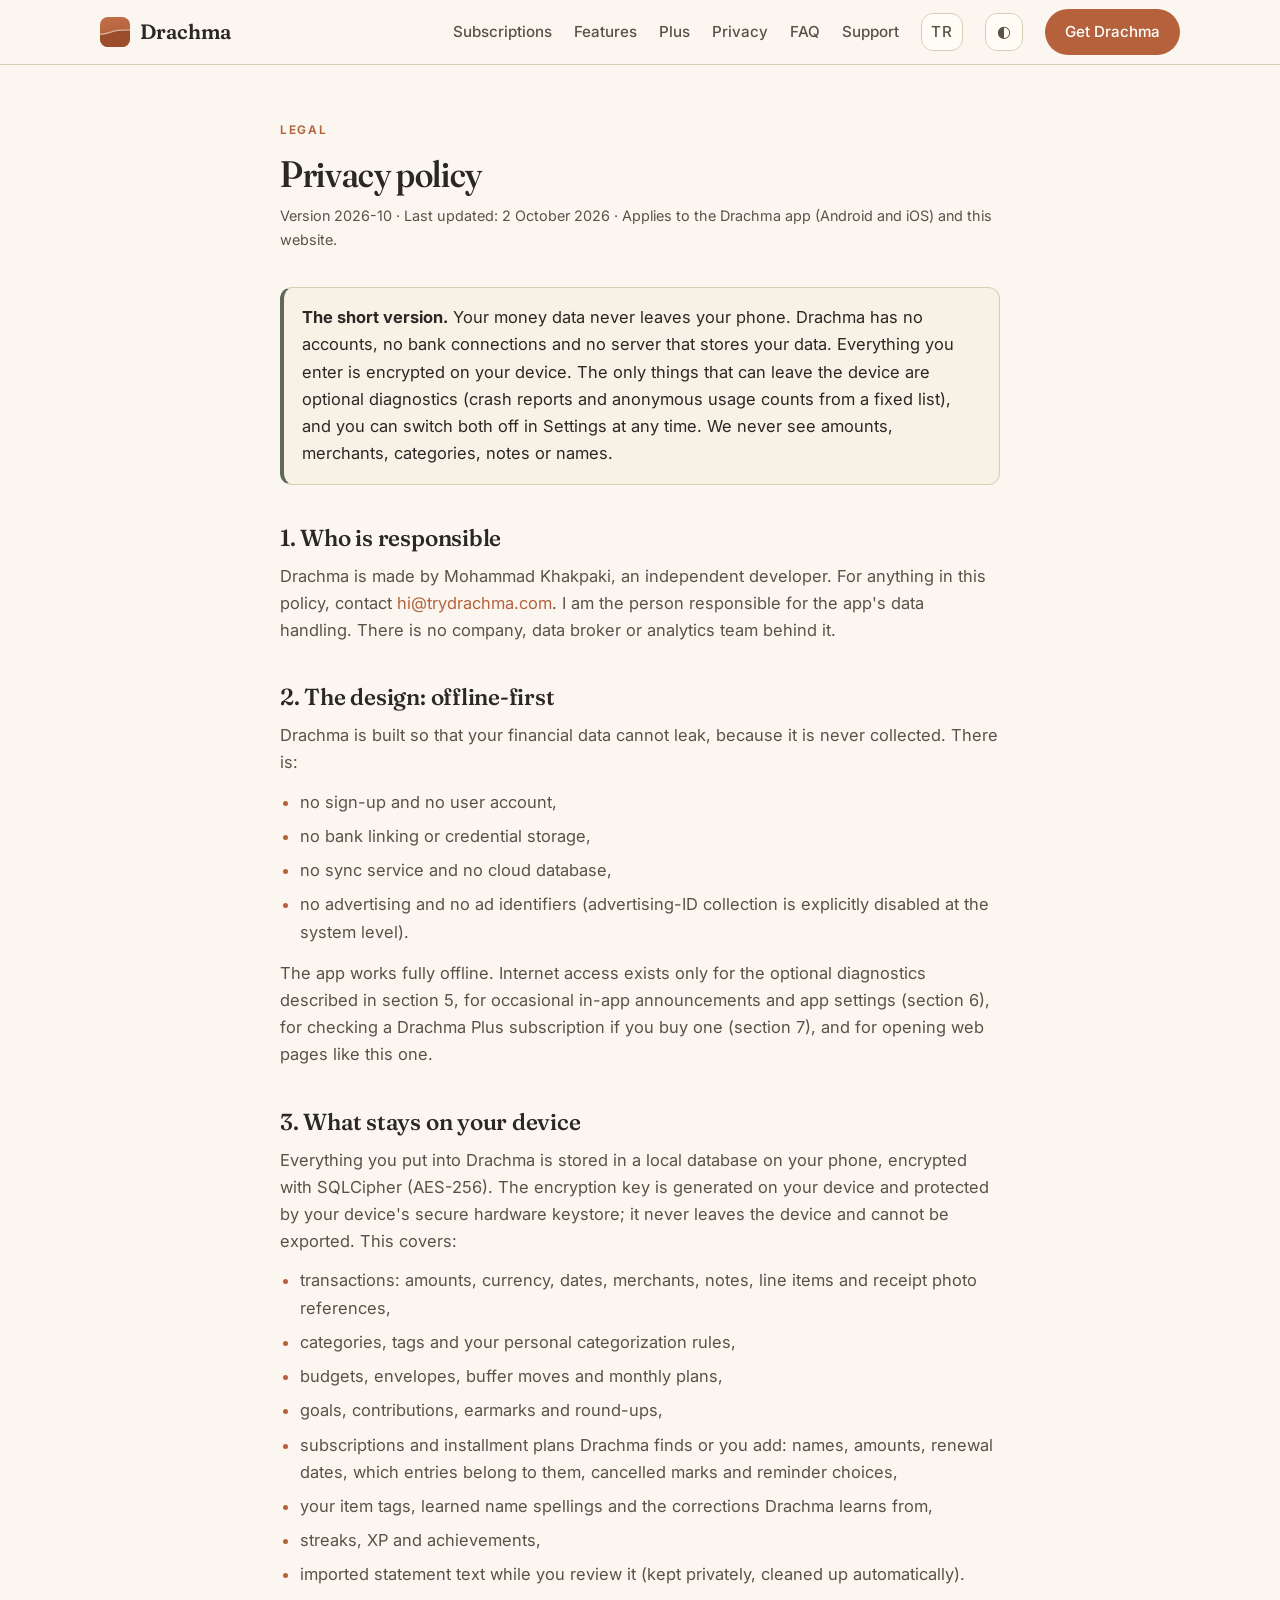
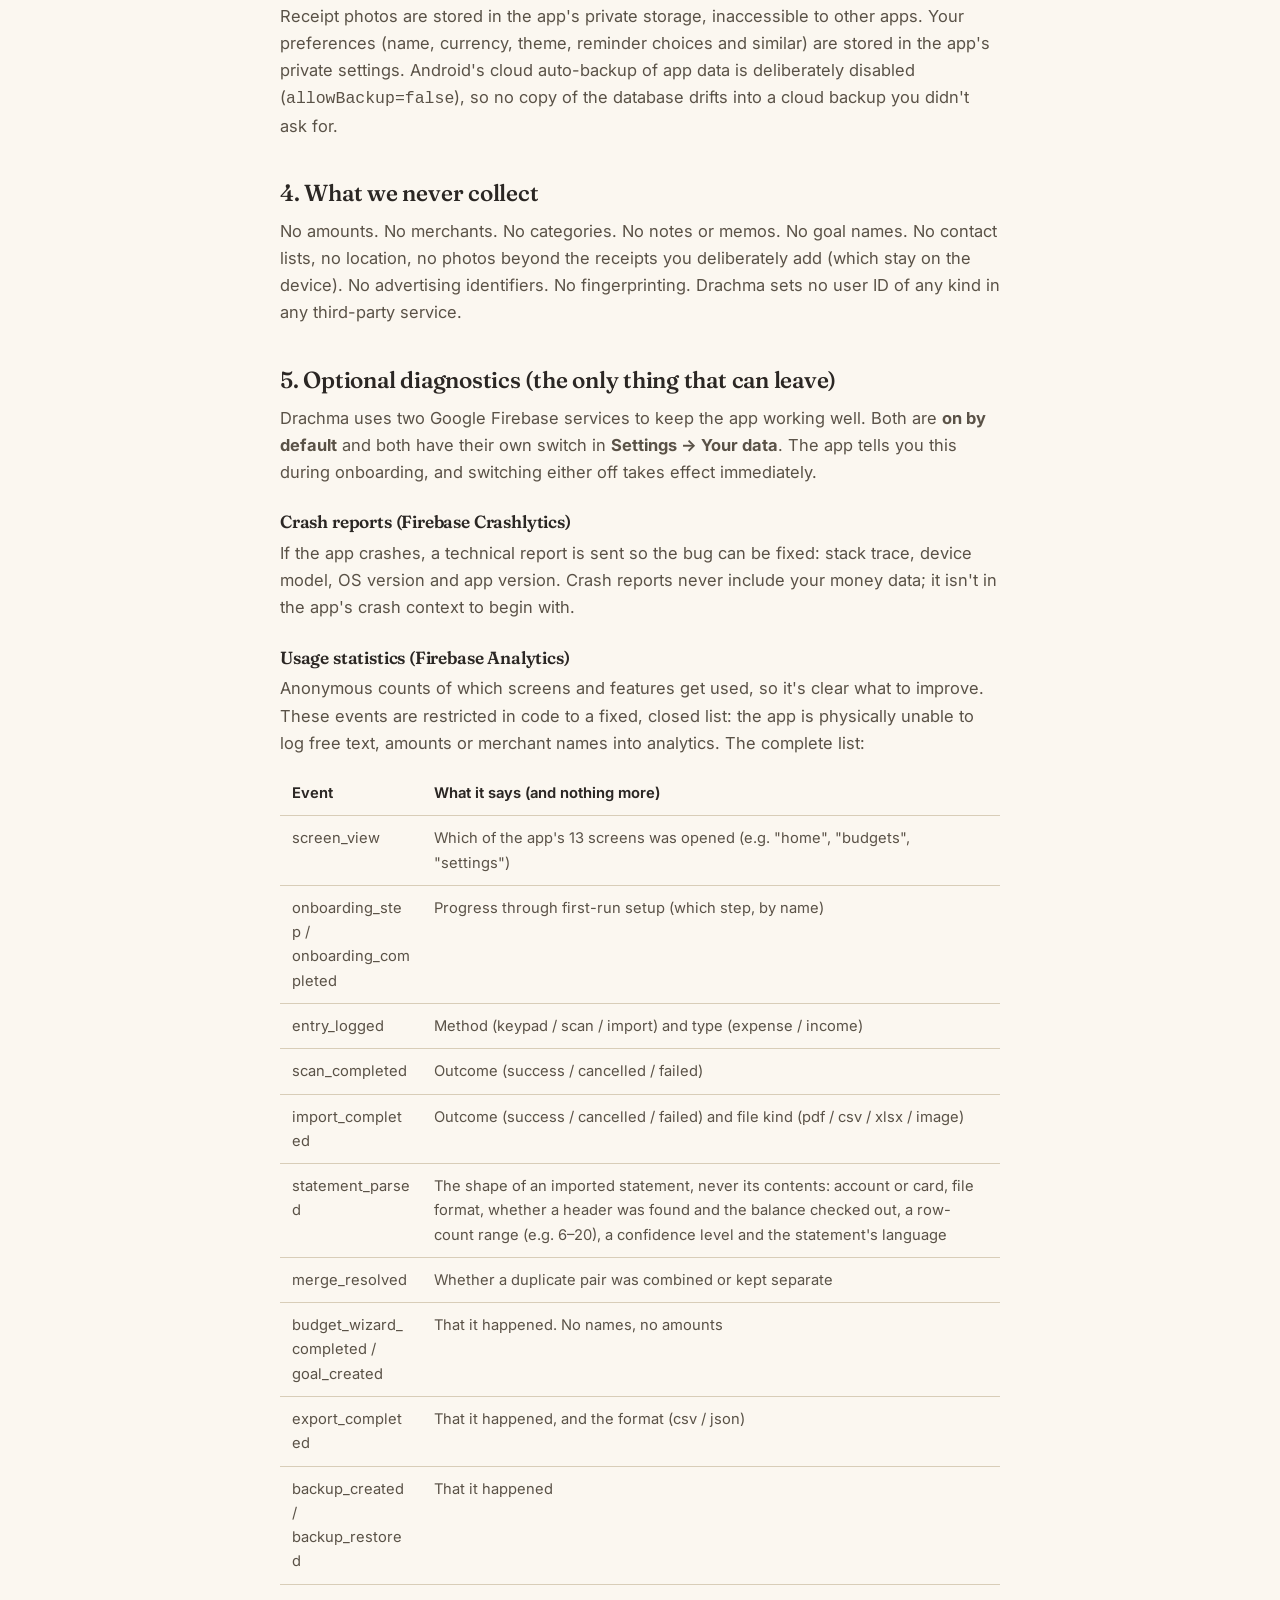
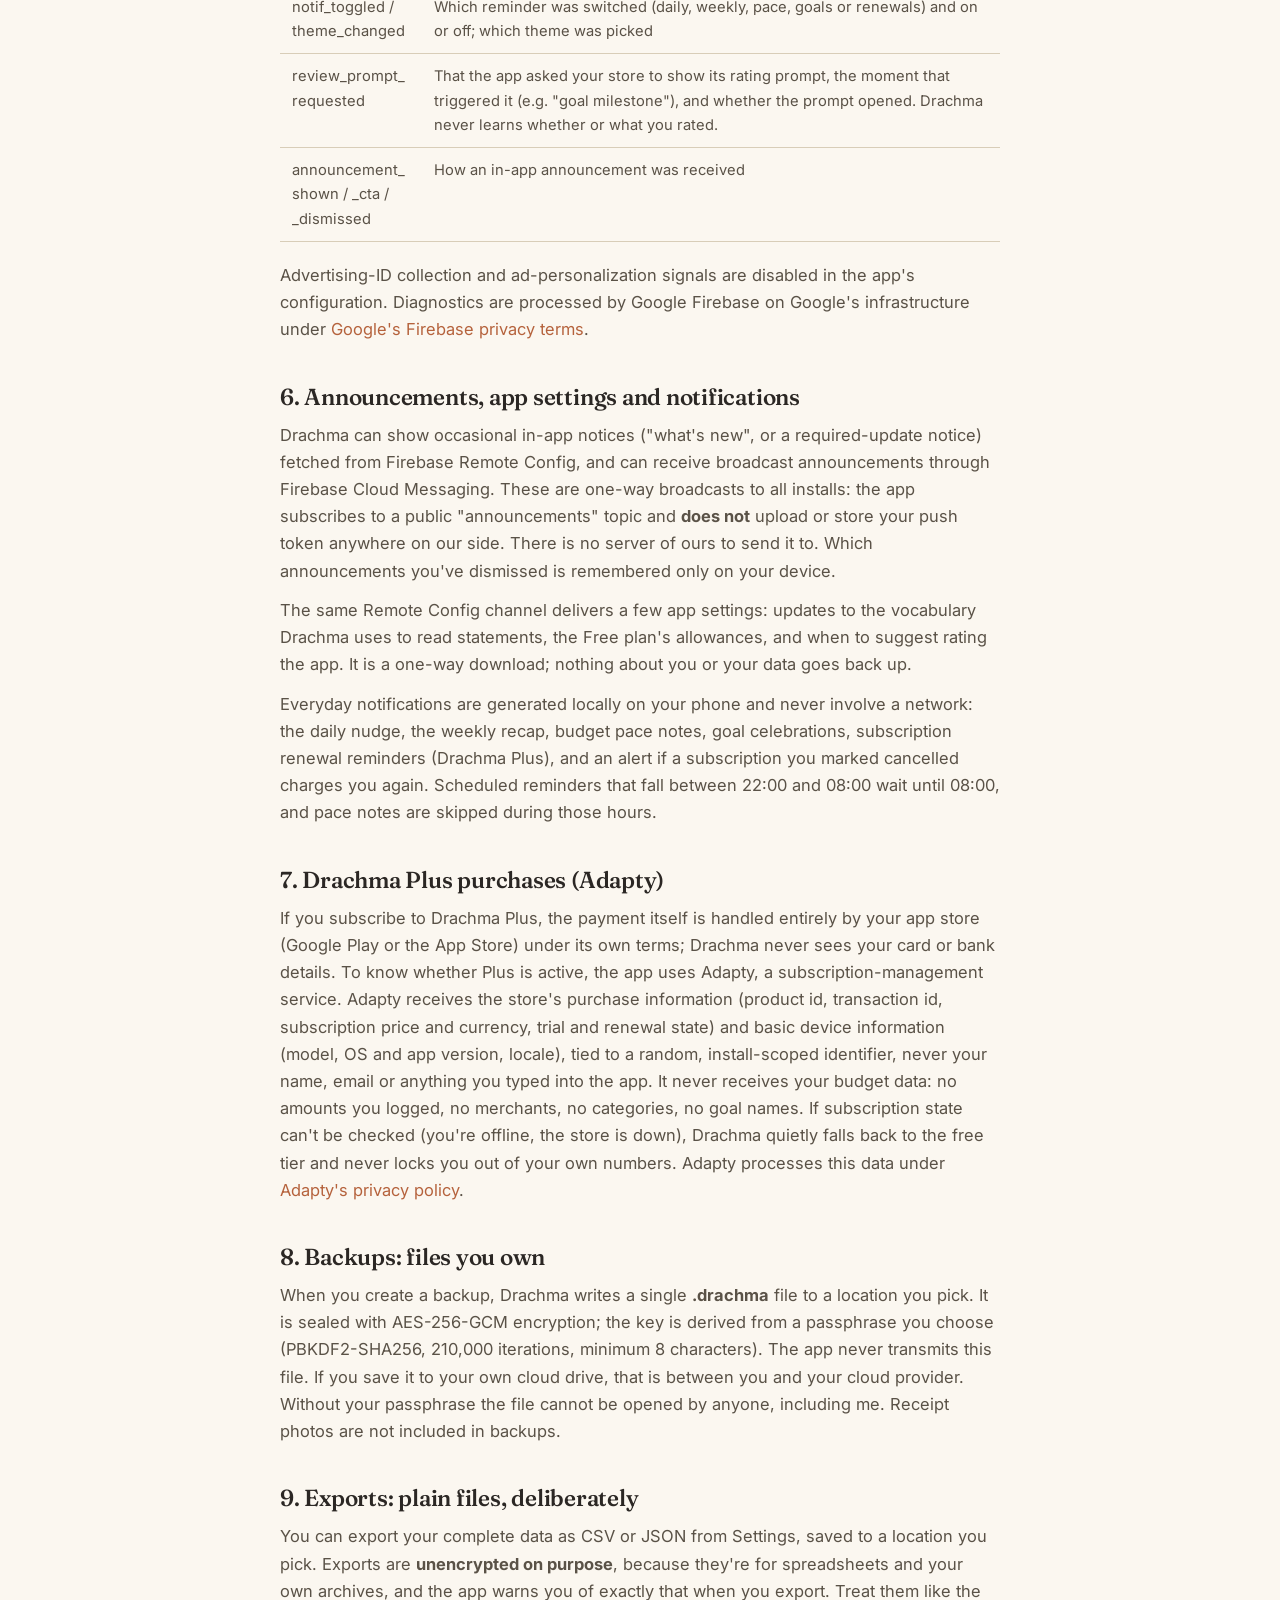
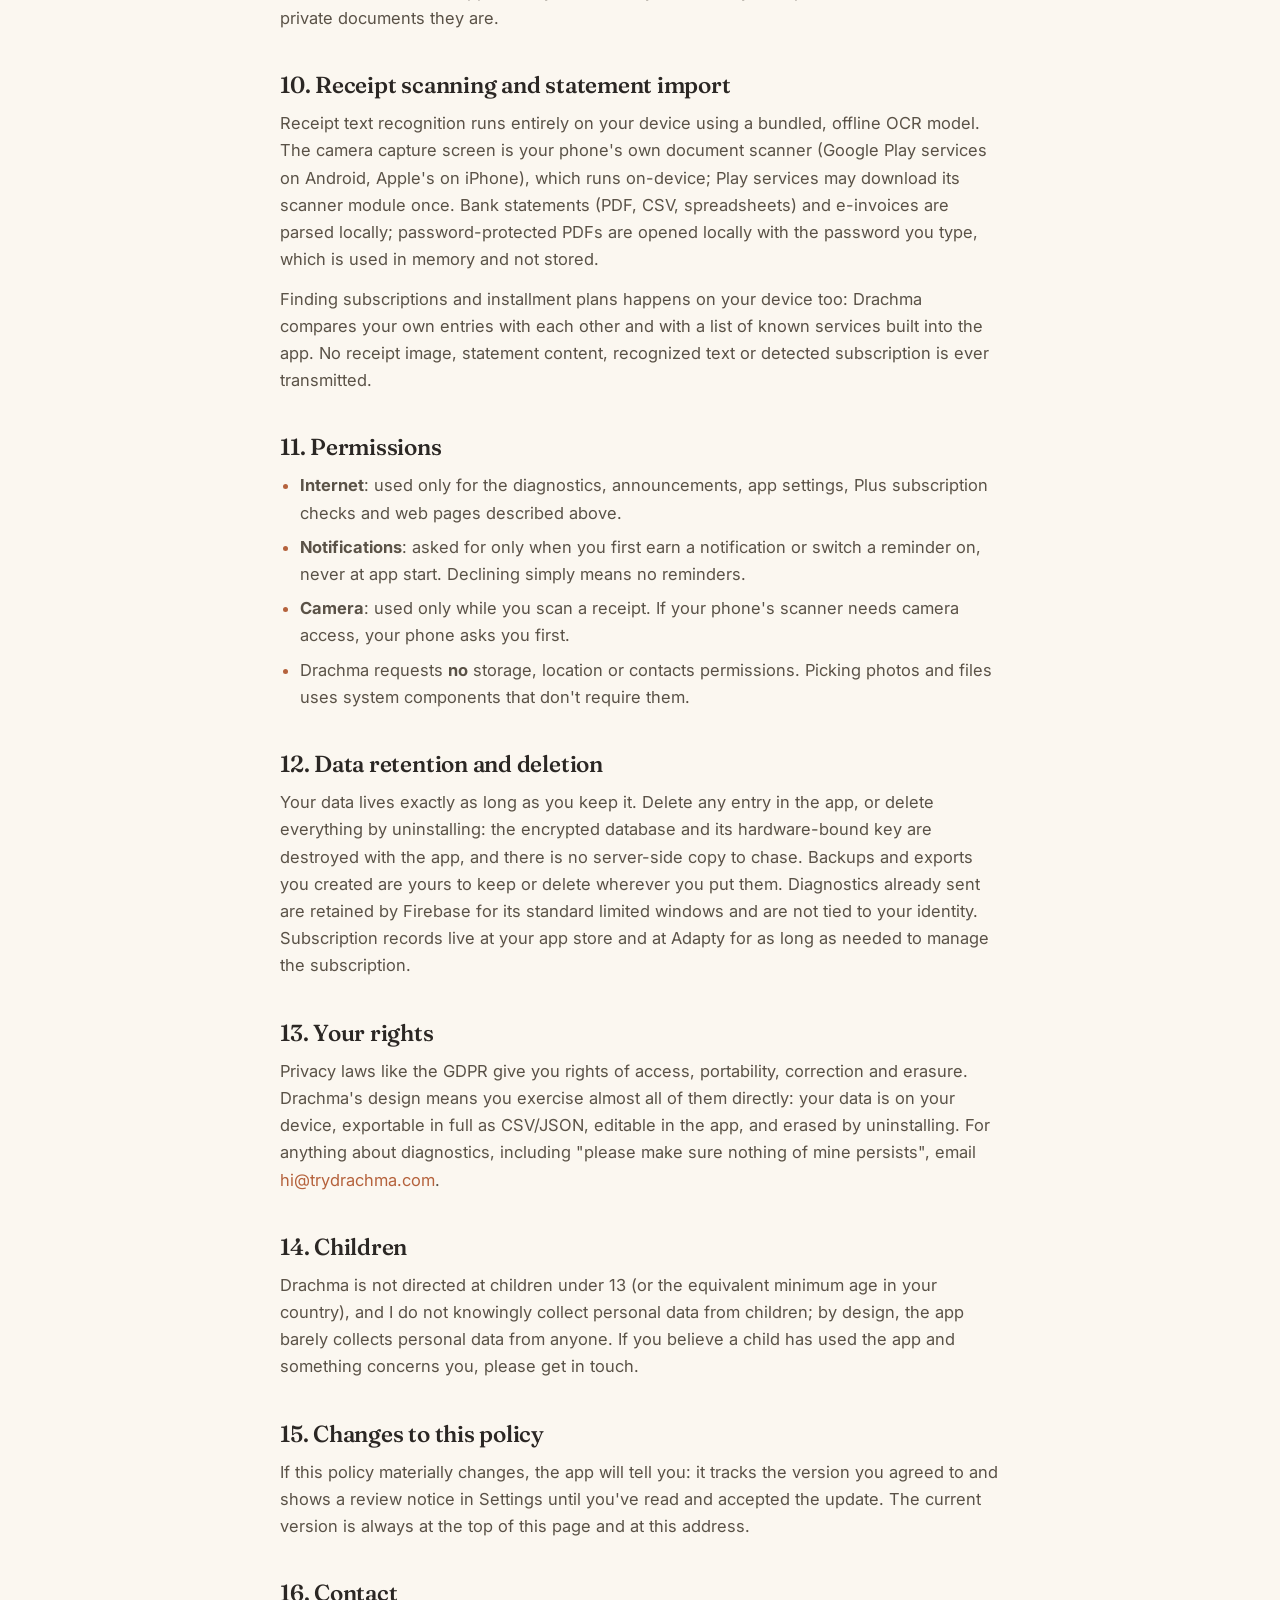
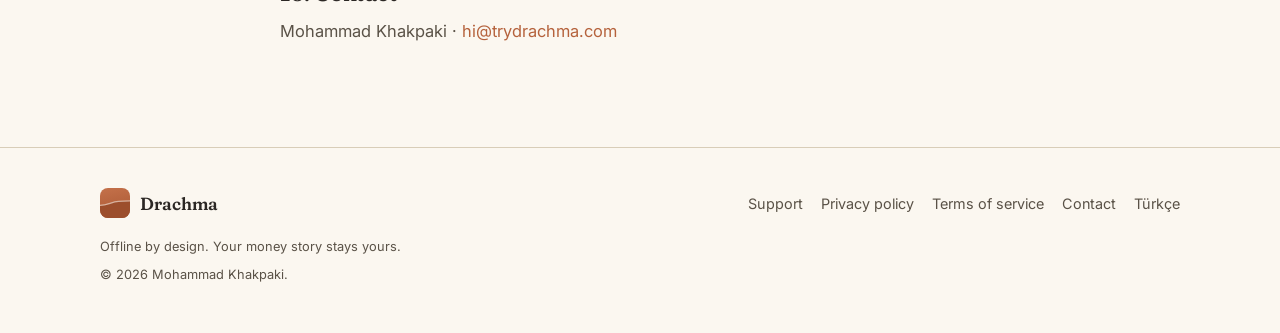
<file: privacy.html>
<!DOCTYPE html>
<html lang="en">
<head>
  <meta charset="utf-8">
  <meta name="viewport" content="width=device-width, initial-scale=1">
  <title>Privacy policy · Drachma</title>
  <meta name="description" content="Drachma's plain-language privacy policy. Your money data never leaves your phone: no account, no bank linking, no server. What little does leave (optional diagnostics) is listed here, in full.">
  <link rel="canonical" href="https://trydrachma.com/privacy">
  <link rel="alternate" hreflang="en" href="https://trydrachma.com/privacy">
  <link rel="alternate" hreflang="tr" href="https://trydrachma.com/tr/privacy">
  <link rel="alternate" hreflang="x-default" href="https://trydrachma.com/privacy">
  <meta name="theme-color" content="#FBF7F0">
  <link rel="icon" href="assets/favicon.svg" type="image/svg+xml">
  <link rel="icon" href="assets/icon-192.png" type="image/png" sizes="192x192">
  <link rel="apple-touch-icon" href="assets/apple-touch-icon.png">
  <script>
    (function () {
      var p = new URLSearchParams(location.search), l = (p.get("lang") || "").toLowerCase(), saved = null, canSave = true;
      if (l !== "tr" && l !== "en") l = null;
      try { if (l) localStorage.setItem("drachma-lang", l); saved = localStorage.getItem("drachma-lang"); } catch (e) { canSave = false; }
      if (!l && (saved === "tr" || saved === "en")) l = saved;
      // Follow the device only when a choice can be saved, or a Turkish device could never stay on English.
      if (!l && canSave) l = /^tr(-|$)/i.test((navigator.languages && navigator.languages[0]) || navigator.language || "") ? "tr" : "en";
      var had = p.has("lang"); p.delete("lang");
      var q = p.toString() ? "?" + p.toString() : "";
      if (l === "tr") location.replace("tr/privacy.html" + q + location.hash);
      else if (had) history.replaceState(null, "", location.pathname + q + location.hash);
    })();
  </script>
  <link rel="stylesheet" href="style.css">
  <script>
    (function () {
      var t = null;
      try { t = new URLSearchParams(location.search).get("theme") || localStorage.getItem("drachma-theme"); } catch (e) {}
      if (!t && window.matchMedia && window.matchMedia("(prefers-color-scheme: dark)").matches) t = "dark";
      if (t && t !== "light") document.documentElement.setAttribute("data-theme", t);
    })();
  </script>
</head>
<body>

<header class="site-header">
  <div class="container">
    <a class="brand" href="./">
      <img src="assets/favicon.svg" alt="" width="30" height="30">
      Drachma
    </a>
    <nav class="site-nav">
      <a href="./#subscriptions">Subscriptions</a>
      <a class="nav-wide" href="./#features">Features</a>
      <a href="./#plus">Plus</a>
      <a class="nav-wide" href="privacy.html">Privacy</a>
      <a href="./#faq">FAQ</a>
      <a class="nav-wide" href="support.html">Support</a>
      <a class="lang-toggle" href="tr/privacy.html?lang=tr" hreflang="tr" lang="tr" title="Türkçe" aria-label="Türkçe">TR</a>
      <button class="theme-toggle" id="themeToggle" title="Theme: Light / Dark / OLED" aria-label="Switch theme">◐</button>
      <a class="btn" href="get/">Get Drachma</a>
    </nav>
  </div>
</header>

<main class="doc">
  <header>
    <p class="eyebrow">Legal</p>
    <h1>Privacy policy</h1>
    <p class="meta">Version 2026-10 · Last updated: 2 October 2026 · Applies to the Drachma app (Android and iOS) and this website.</p>
  </header>

  <div class="callout">
    <p><b>The short version.</b> Your money data never leaves your phone. Drachma has no accounts, no bank connections and no server that stores your data. Everything you enter is encrypted on your device. The only things that can leave the device are optional diagnostics (crash reports and anonymous usage counts from a fixed list), and you can switch both off in Settings at any time. We never see amounts, merchants, categories, notes or names.</p>
  </div>

  <h2>1. Who is responsible</h2>
  <p>Drachma is made by Mohammad Khakpaki, an independent developer. For anything in this policy, contact <a href="mailto:hi@trydrachma.com">hi@trydrachma.com</a>. I am the person responsible for the app's data handling. There is no company, data broker or analytics team behind it.</p>

  <h2>2. The design: offline-first</h2>
  <p>Drachma is built so that your financial data cannot leak, because it is never collected. There is:</p>
  <ul>
    <li>no sign-up and no user account,</li>
    <li>no bank linking or credential storage,</li>
    <li>no sync service and no cloud database,</li>
    <li>no advertising and no ad identifiers (advertising-ID collection is explicitly disabled at the system level).</li>
  </ul>
  <p>The app works fully offline. Internet access exists only for the optional diagnostics described in section 5, for occasional in-app announcements and app settings (section 6), for checking a Drachma Plus subscription if you buy one (section 7), and for opening web pages like this one.</p>

  <h2>3. What stays on your device</h2>
  <p>Everything you put into Drachma is stored in a local database on your phone, encrypted with SQLCipher (AES-256). The encryption key is generated on your device and protected by your device's secure hardware keystore; it never leaves the device and cannot be exported. This covers:</p>
  <ul>
    <li>transactions: amounts, currency, dates, merchants, notes, line items and receipt photo references,</li>
    <li>categories, tags and your personal categorization rules,</li>
    <li>budgets, envelopes, buffer moves and monthly plans,</li>
    <li>goals, contributions, earmarks and round-ups,</li>
    <li>subscriptions and installment plans Drachma finds or you add: names, amounts, renewal dates, which entries belong to them, cancelled marks and reminder choices,</li>
    <li>your item tags, learned name spellings and the corrections Drachma learns from,</li>
    <li>streaks, XP and achievements,</li>
    <li>imported statement text while you review it (kept privately, cleaned up automatically).</li>
  </ul>
  <p>Receipt photos are stored in the app's private storage, inaccessible to other apps. Your preferences (name, currency, theme, reminder choices and similar) are stored in the app's private settings. Android's cloud auto-backup of app data is deliberately disabled (<code>allowBackup=false</code>), so no copy of the database drifts into a cloud backup you didn't ask for.</p>

  <h2>4. What we never collect</h2>
  <p>No amounts. No merchants. No categories. No notes or memos. No goal names. No contact lists, no location, no photos beyond the receipts you deliberately add (which stay on the device). No advertising identifiers. No fingerprinting. Drachma sets no user ID of any kind in any third-party service.</p>

  <h2>5. Optional diagnostics (the only thing that can leave)</h2>
  <p>Drachma uses two Google Firebase services to keep the app working well. Both are <b>on by default</b> and both have their own switch in <b>Settings → Your data</b>. The app tells you this during onboarding, and switching either off takes effect immediately.</p>
  <h3>Crash reports (Firebase Crashlytics)</h3>
  <p>If the app crashes, a technical report is sent so the bug can be fixed: stack trace, device model, OS version and app version. Crash reports never include your money data; it isn't in the app's crash context to begin with.</p>
  <h3>Usage statistics (Firebase Analytics)</h3>
  <p>Anonymous counts of which screens and features get used, so it's clear what to improve. These events are restricted in code to a fixed, closed list: the app is physically unable to log free text, amounts or merchant names into analytics. The complete list:</p>
  <table>
    <tr><th>Event</th><th>What it says (and nothing more)</th></tr>
    <tr><td>screen_view</td><td>Which of the app's 13 screens was opened (e.g. "home", "budgets", "settings")</td></tr>
    <tr><td>onboarding_step / onboarding_completed</td><td>Progress through first-run setup (which step, by name)</td></tr>
    <tr><td>entry_logged</td><td>Method (keypad / scan / import) and type (expense / income)</td></tr>
    <tr><td>scan_completed</td><td>Outcome (success / cancelled / failed)</td></tr>
    <tr><td>import_completed</td><td>Outcome (success / cancelled / failed) and file kind (pdf / csv / xlsx / image)</td></tr>
    <tr><td>statement_parsed</td><td>The shape of an imported statement, never its contents: account or card, file format, whether a header was found and the balance checked out, a row-count range (e.g. 6–20), a confidence level and the statement's language</td></tr>
    <tr><td>merge_resolved</td><td>Whether a duplicate pair was combined or kept separate</td></tr>
    <tr><td>budget_wizard_completed / goal_created</td><td>That it happened. No names, no amounts</td></tr>
    <tr><td>export_completed</td><td>That it happened, and the format (csv / json)</td></tr>
    <tr><td>backup_created / backup_restored</td><td>That it happened</td></tr>
    <tr><td>notif_toggled / theme_changed</td><td>Which reminder was switched (daily, weekly, pace, goals or renewals) and on or off; which theme was picked</td></tr>
    <tr><td>review_prompt_requested</td><td>That the app asked your store to show its rating prompt, the moment that triggered it (e.g. "goal milestone"), and whether the prompt opened. Drachma never learns whether or what you rated.</td></tr>
    <tr><td>announcement_shown / _cta / _dismissed</td><td>How an in-app announcement was received</td></tr>
  </table>
  <p>Advertising-ID collection and ad-personalization signals are disabled in the app's configuration. Diagnostics are processed by Google Firebase on Google's infrastructure under <a href="https://firebase.google.com/support/privacy">Google's Firebase privacy terms</a>.</p>

  <h2>6. Announcements, app settings and notifications</h2>
  <p>Drachma can show occasional in-app notices ("what's new", or a required-update notice) fetched from Firebase Remote Config, and can receive broadcast announcements through Firebase Cloud Messaging. These are one-way broadcasts to all installs: the app subscribes to a public "announcements" topic and <b>does not</b> upload or store your push token anywhere on our side. There is no server of ours to send it to. Which announcements you've dismissed is remembered only on your device.</p>
  <p>The same Remote Config channel delivers a few app settings: updates to the vocabulary Drachma uses to read statements, the Free plan's allowances, and when to suggest rating the app. It is a one-way download; nothing about you or your data goes back up.</p>
  <p>Everyday notifications are generated locally on your phone and never involve a network: the daily nudge, the weekly recap, budget pace notes, goal celebrations, subscription renewal reminders (Drachma Plus), and an alert if a subscription you marked cancelled charges you again. Scheduled reminders that fall between 22:00 and 08:00 wait until 08:00, and pace notes are skipped during those hours.</p>

  <h2>7. Drachma Plus purchases (Adapty)</h2>
  <p>If you subscribe to Drachma Plus, the payment itself is handled entirely by your app store (Google Play or the App Store) under its own terms; Drachma never sees your card or bank details. To know whether Plus is active, the app uses Adapty, a subscription-management service. Adapty receives the store's purchase information (product id, transaction id, subscription price and currency, trial and renewal state) and basic device information (model, OS and app version, locale), tied to a random, install-scoped identifier, never your name, email or anything you typed into the app. It never receives your budget data: no amounts you logged, no merchants, no categories, no goal names. If subscription state can't be checked (you're offline, the store is down), Drachma quietly falls back to the free tier and never locks you out of your own numbers. Adapty processes this data under <a href="https://adapty.io/privacy/">Adapty's privacy policy</a>.</p>

  <h2>8. Backups: files you own</h2>
  <p>When you create a backup, Drachma writes a single <b>.drachma</b> file to a location you pick. It is sealed with AES-256-GCM encryption; the key is derived from a passphrase you choose (PBKDF2-SHA256, 210,000 iterations, minimum 8 characters). The app never transmits this file. If you save it to your own cloud drive, that is between you and your cloud provider. Without your passphrase the file cannot be opened by anyone, including me. Receipt photos are not included in backups.</p>

  <h2>9. Exports: plain files, deliberately</h2>
  <p>You can export your complete data as CSV or JSON from Settings, saved to a location you pick. Exports are <b>unencrypted on purpose</b>, because they're for spreadsheets and your own archives, and the app warns you of exactly that when you export. Treat them like the private documents they are.</p>

  <h2>10. Receipt scanning and statement import</h2>
  <p>Receipt text recognition runs entirely on your device using a bundled, offline OCR model. The camera capture screen is your phone's own document scanner (Google Play services on Android, Apple's on iPhone), which runs on-device; Play services may download its scanner module once. Bank statements (PDF, CSV, spreadsheets) and e-invoices are parsed locally; password-protected PDFs are opened locally with the password you type, which is used in memory and not stored.</p>
  <p>Finding subscriptions and installment plans happens on your device too: Drachma compares your own entries with each other and with a list of known services built into the app. No receipt image, statement content, recognized text or detected subscription is ever transmitted.</p>

  <h2>11. Permissions</h2>
  <ul>
    <li><b>Internet</b>: used only for the diagnostics, announcements, app settings, Plus subscription checks and web pages described above.</li>
    <li><b>Notifications</b>: asked for only when you first earn a notification or switch a reminder on, never at app start. Declining simply means no reminders.</li>
    <li><b>Camera</b>: used only while you scan a receipt. If your phone's scanner needs camera access, your phone asks you first.</li>
    <li>Drachma requests <b>no</b> storage, location or contacts permissions. Picking photos and files uses system components that don't require them.</li>
  </ul>

  <h2>12. Data retention and deletion</h2>
  <p>Your data lives exactly as long as you keep it. Delete any entry in the app, or delete everything by uninstalling: the encrypted database and its hardware-bound key are destroyed with the app, and there is no server-side copy to chase. Backups and exports you created are yours to keep or delete wherever you put them. Diagnostics already sent are retained by Firebase for its standard limited windows and are not tied to your identity. Subscription records live at your app store and at Adapty for as long as needed to manage the subscription.</p>

  <h2>13. Your rights</h2>
  <p>Privacy laws like the GDPR give you rights of access, portability, correction and erasure. Drachma's design means you exercise almost all of them directly: your data is on your device, exportable in full as CSV/JSON, editable in the app, and erased by uninstalling. For anything about diagnostics, including "please make sure nothing of mine persists", email <a href="mailto:hi@trydrachma.com">hi@trydrachma.com</a>.</p>

  <h2>14. Children</h2>
  <p>Drachma is not directed at children under 13 (or the equivalent minimum age in your country), and I do not knowingly collect personal data from children; by design, the app barely collects personal data from anyone. If you believe a child has used the app and something concerns you, please get in touch.</p>

  <h2>15. Changes to this policy</h2>
  <p>If this policy materially changes, the app will tell you: it tracks the version you agreed to and shows a review notice in Settings until you've read and accepted the update. The current version is always at the top of this page and at this address.</p>

  <h2>16. Contact</h2>
  <p>Mohammad Khakpaki · <a href="mailto:hi@trydrachma.com">hi@trydrachma.com</a></p>
</main>

<footer class="site-footer">
  <div class="container">
    <div class="footer-top">
      <a class="brand" href="./">
        <img src="assets/favicon.svg" alt="" width="26" height="26">
        Drachma
      </a>
      <nav>
        <a href="support.html">Support</a>
        <a href="privacy.html">Privacy policy</a>
        <a href="terms.html">Terms of service</a>
        <a href="mailto:hi@trydrachma.com">Contact</a>
        <a href="tr/privacy.html?lang=tr" hreflang="tr" lang="tr">Türkçe</a>
      </nav>
    </div>
    <div class="footer-legal">
      <p>Offline by design. Your money story stays yours.</p>
      <p>© 2026 Mohammad Khakpaki.</p>
    </div>
  </div>
</footer>

<script>
  (function () {
    var order = ["light", "dark", "oled"];
    var icons = { light: "◐", dark: "◑", oled: "●" };
    var btn = document.getElementById("themeToggle");
    function current() { return document.documentElement.getAttribute("data-theme") || "light"; }
    function apply(t) {
      if (t === "light") document.documentElement.removeAttribute("data-theme");
      else document.documentElement.setAttribute("data-theme", t);
      btn.textContent = icons[t];
      btn.title = "Theme: " + t.charAt(0).toUpperCase() + t.slice(1);
      try { localStorage.setItem("drachma-theme", t); } catch (e) {}
    }
    btn.textContent = icons[current()];
    btn.addEventListener("click", function () {
      apply(order[(order.indexOf(current()) + 1) % order.length]);
    });
  })();
</script>

<script>
  // A language switch replaces this page in history, so Back doesn't land on a page that redirects away.
  document.querySelectorAll("a[hreflang]").forEach(function (a) {
    a.addEventListener("click", function (e) {
      if (e.metaKey || e.ctrlKey || e.shiftKey || e.altKey || e.button) return;
      e.preventDefault();
      location.replace(a.href);
    });
  });
</script>

</body>
</html>
</file>
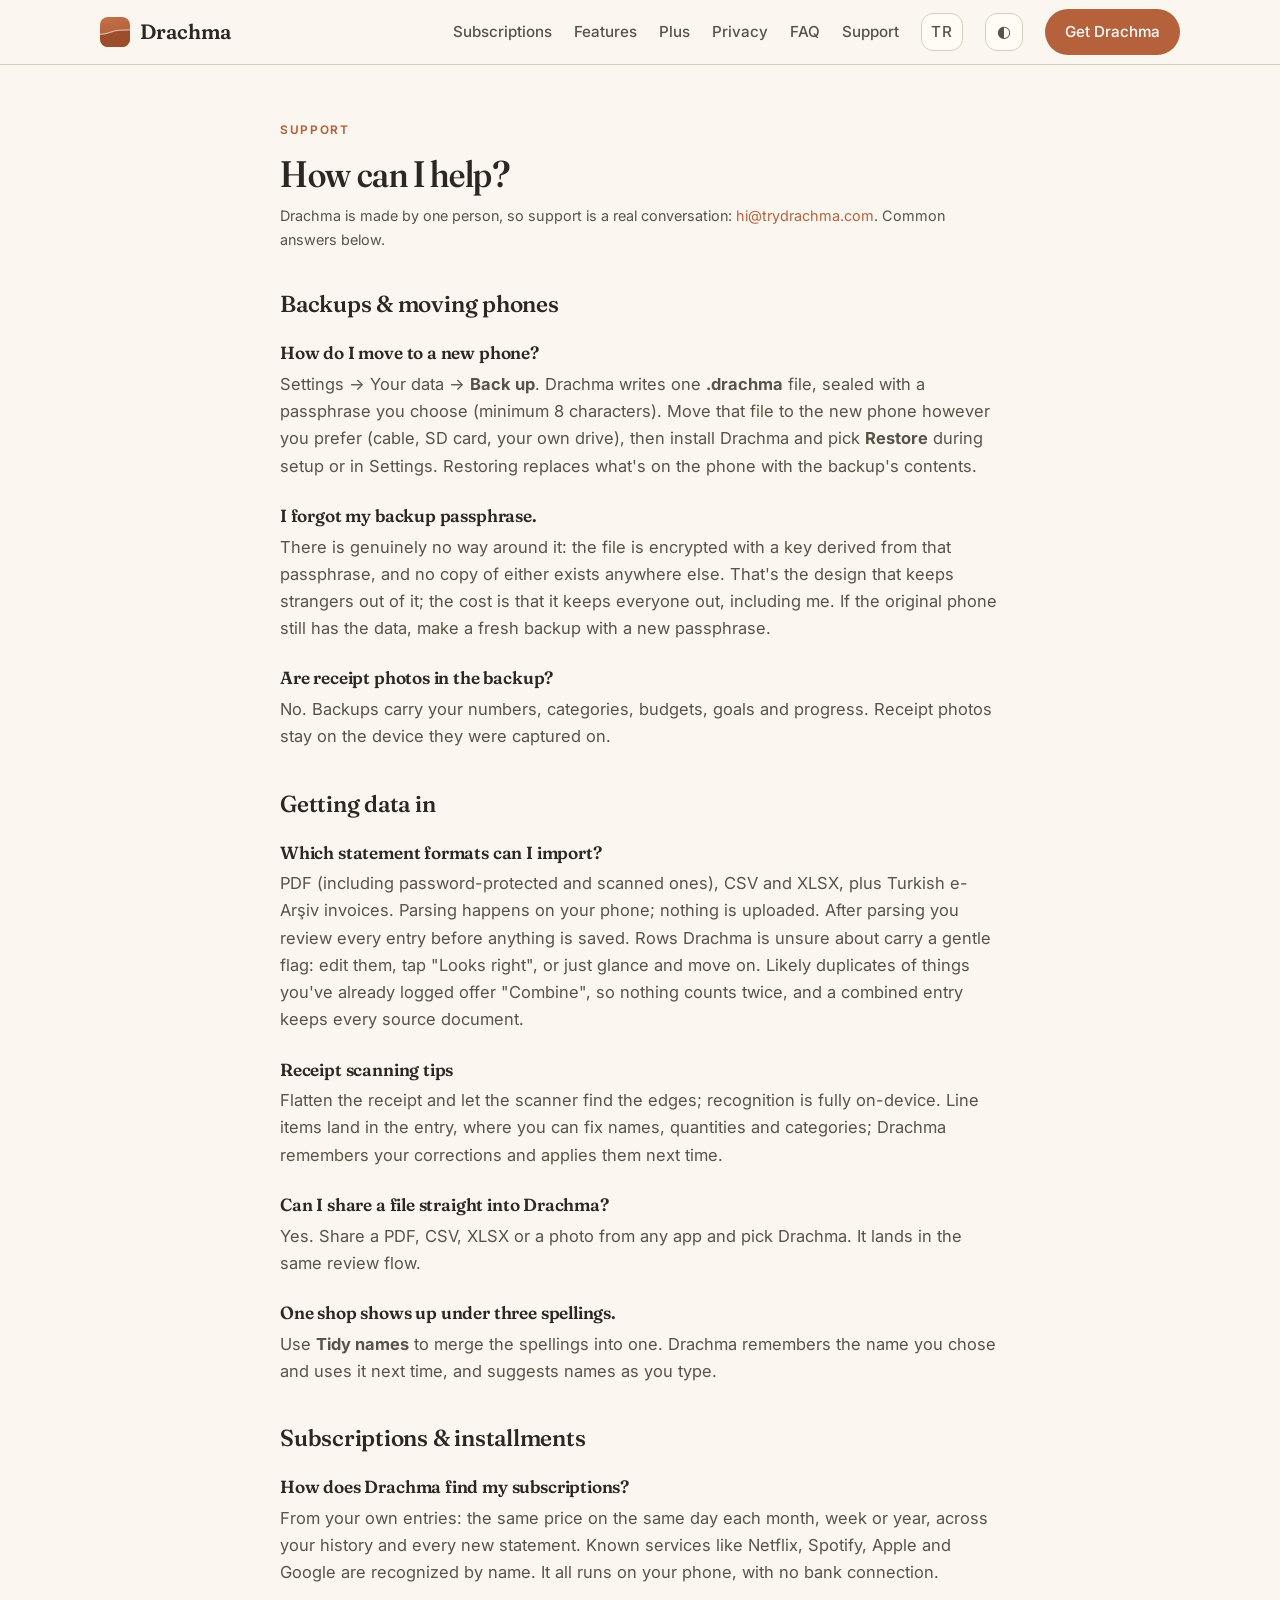
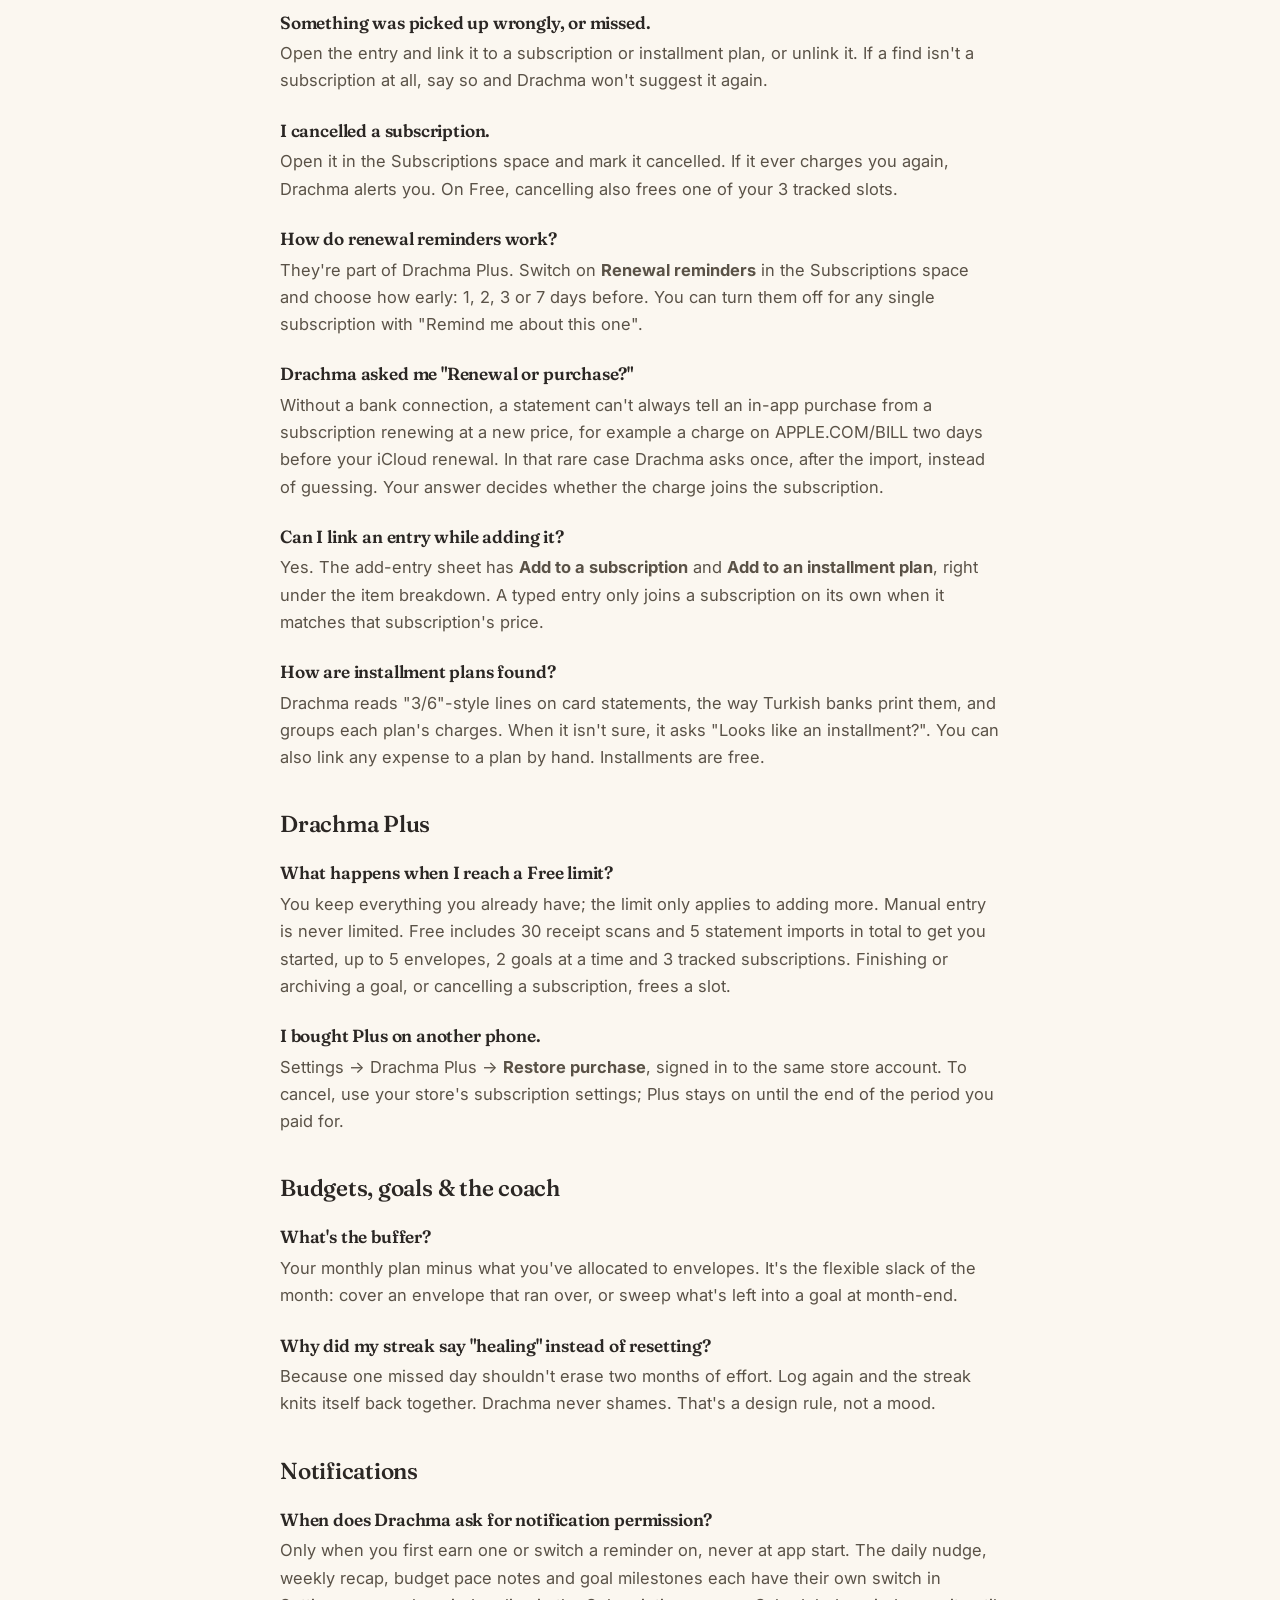
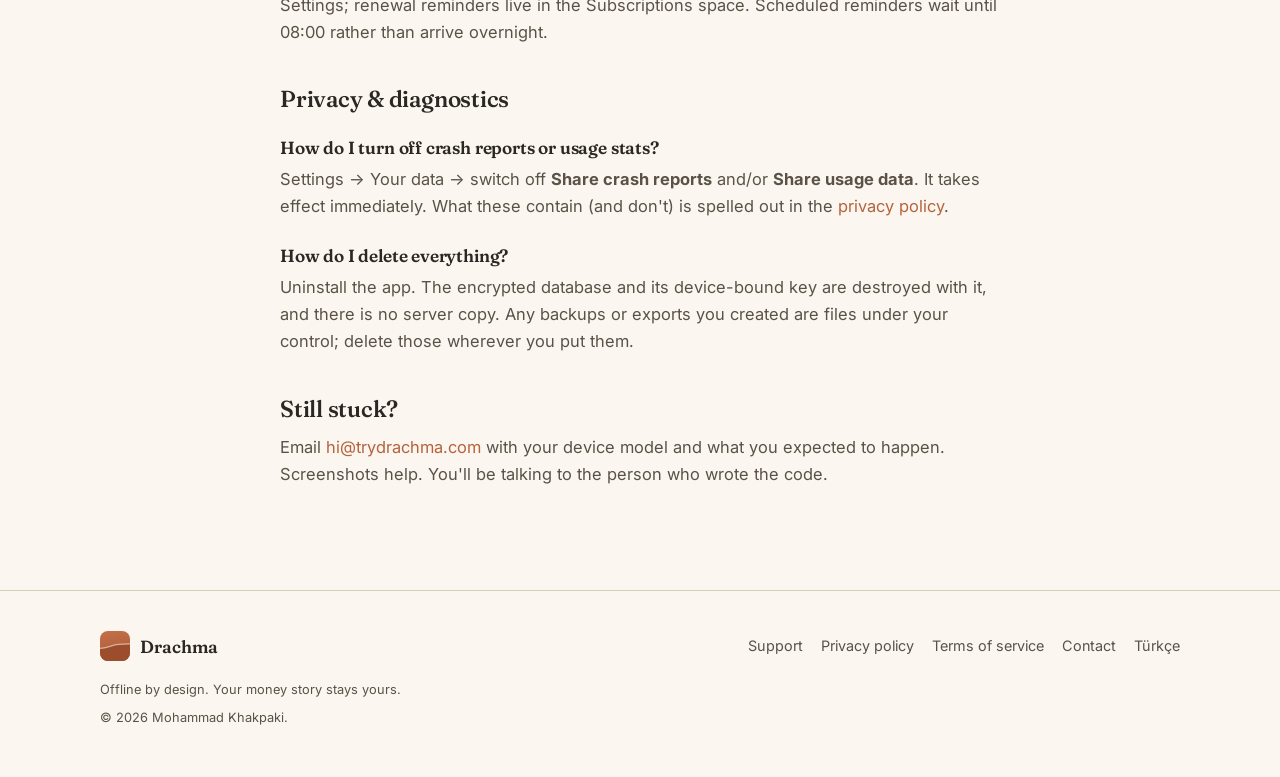
<file: support.html>
<!DOCTYPE html>
<html lang="en">
<head>
  <meta charset="utf-8">
  <meta name="viewport" content="width=device-width, initial-scale=1">
  <title>Support · Drachma</title>
  <meta name="description" content="Help with Drachma: backups and moving phones, imports and scanning, subscriptions and installments, Drachma Plus, budgets, goals, notifications and diagnostics, plus a real person to email.">
  <link rel="canonical" href="https://trydrachma.com/support">
  <link rel="alternate" hreflang="en" href="https://trydrachma.com/support">
  <link rel="alternate" hreflang="tr" href="https://trydrachma.com/tr/support">
  <link rel="alternate" hreflang="x-default" href="https://trydrachma.com/support">
  <meta name="theme-color" content="#FBF7F0">
  <link rel="icon" href="assets/favicon.svg" type="image/svg+xml">
  <link rel="icon" href="assets/icon-192.png" type="image/png" sizes="192x192">
  <link rel="apple-touch-icon" href="assets/apple-touch-icon.png">
  <script>
    (function () {
      var p = new URLSearchParams(location.search), l = (p.get("lang") || "").toLowerCase(), saved = null, canSave = true;
      if (l !== "tr" && l !== "en") l = null;
      try { if (l) localStorage.setItem("drachma-lang", l); saved = localStorage.getItem("drachma-lang"); } catch (e) { canSave = false; }
      if (!l && (saved === "tr" || saved === "en")) l = saved;
      // Follow the device only when a choice can be saved, or a Turkish device could never stay on English.
      if (!l && canSave) l = /^tr(-|$)/i.test((navigator.languages && navigator.languages[0]) || navigator.language || "") ? "tr" : "en";
      var had = p.has("lang"); p.delete("lang");
      var q = p.toString() ? "?" + p.toString() : "";
      if (l === "tr") location.replace("tr/support.html" + q + location.hash);
      else if (had) history.replaceState(null, "", location.pathname + q + location.hash);
    })();
  </script>
  <link rel="stylesheet" href="style.css">
  <script>
    (function () {
      var t = null;
      try { t = new URLSearchParams(location.search).get("theme") || localStorage.getItem("drachma-theme"); } catch (e) {}
      if (!t && window.matchMedia && window.matchMedia("(prefers-color-scheme: dark)").matches) t = "dark";
      if (t && t !== "light") document.documentElement.setAttribute("data-theme", t);
    })();
  </script>
</head>
<body>

<header class="site-header">
  <div class="container">
    <a class="brand" href="./">
      <img src="assets/favicon.svg" alt="" width="30" height="30">
      Drachma
    </a>
    <nav class="site-nav">
      <a href="./#subscriptions">Subscriptions</a>
      <a class="nav-wide" href="./#features">Features</a>
      <a href="./#plus">Plus</a>
      <a class="nav-wide" href="privacy.html">Privacy</a>
      <a href="./#faq">FAQ</a>
      <a class="nav-wide" href="support.html">Support</a>
      <a class="lang-toggle" href="tr/support.html?lang=tr" hreflang="tr" lang="tr" title="Türkçe" aria-label="Türkçe">TR</a>
      <button class="theme-toggle" id="themeToggle" title="Theme: Light / Dark / OLED" aria-label="Switch theme">◐</button>
      <a class="btn" href="get/">Get Drachma</a>
    </nav>
  </div>
</header>

<main class="doc">
  <header>
    <p class="eyebrow">Support</p>
    <h1>How can I help?</h1>
    <p class="meta">Drachma is made by one person, so support is a real conversation: <a href="mailto:hi@trydrachma.com">hi@trydrachma.com</a>. Common answers below.</p>
  </header>

  <h2>Backups &amp; moving phones</h2>
  <h3>How do I move to a new phone?</h3>
  <p>Settings → Your data → <b>Back up</b>. Drachma writes one <b>.drachma</b> file, sealed with a passphrase you choose (minimum 8 characters). Move that file to the new phone however you prefer (cable, SD card, your own drive), then install Drachma and pick <b>Restore</b> during setup or in Settings. Restoring replaces what's on the phone with the backup's contents.</p>
  <h3>I forgot my backup passphrase.</h3>
  <p>There is genuinely no way around it: the file is encrypted with a key derived from that passphrase, and no copy of either exists anywhere else. That's the design that keeps strangers out of it; the cost is that it keeps everyone out, including me. If the original phone still has the data, make a fresh backup with a new passphrase.</p>
  <h3>Are receipt photos in the backup?</h3>
  <p>No. Backups carry your numbers, categories, budgets, goals and progress. Receipt photos stay on the device they were captured on.</p>

  <h2>Getting data in</h2>
  <h3>Which statement formats can I import?</h3>
  <p>PDF (including password-protected and scanned ones), CSV and XLSX, plus Turkish e-Arşiv invoices. Parsing happens on your phone; nothing is uploaded. After parsing you review every entry before anything is saved. Rows Drachma is unsure about carry a gentle flag: edit them, tap "Looks right", or just glance and move on. Likely duplicates of things you've already logged offer "Combine", so nothing counts twice, and a combined entry keeps every source document.</p>
  <h3>Receipt scanning tips</h3>
  <p>Flatten the receipt and let the scanner find the edges; recognition is fully on-device. Line items land in the entry, where you can fix names, quantities and categories; Drachma remembers your corrections and applies them next time.</p>
  <h3>Can I share a file straight into Drachma?</h3>
  <p>Yes. Share a PDF, CSV, XLSX or a photo from any app and pick Drachma. It lands in the same review flow.</p>

  <h3>One shop shows up under three spellings.</h3>
  <p>Use <b>Tidy names</b> to merge the spellings into one. Drachma remembers the name you chose and uses it next time, and suggests names as you type.</p>

  <h2>Subscriptions &amp; installments</h2>
  <h3>How does Drachma find my subscriptions?</h3>
  <p>From your own entries: the same price on the same day each month, week or year, across your history and every new statement. Known services like Netflix, Spotify, Apple and Google are recognized by name. It all runs on your phone, with no bank connection.</p>
  <h3>Something was picked up wrongly, or missed.</h3>
  <p>Open the entry and link it to a subscription or installment plan, or unlink it. If a find isn't a subscription at all, say so and Drachma won't suggest it again.</p>
  <h3>I cancelled a subscription.</h3>
  <p>Open it in the Subscriptions space and mark it cancelled. If it ever charges you again, Drachma alerts you. On Free, cancelling also frees one of your 3 tracked slots.</p>
  <h3>How do renewal reminders work?</h3>
  <p>They're part of Drachma Plus. Switch on <b>Renewal reminders</b> in the Subscriptions space and choose how early: 1, 2, 3 or 7 days before. You can turn them off for any single subscription with "Remind me about this one".</p>
  <h3>Drachma asked me "Renewal or purchase?"</h3>
  <p>Without a bank connection, a statement can't always tell an in-app purchase from a subscription renewing at a new price, for example a charge on APPLE.COM/BILL two days before your iCloud renewal. In that rare case Drachma asks once, after the import, instead of guessing. Your answer decides whether the charge joins the subscription.</p>
  <h3>Can I link an entry while adding it?</h3>
  <p>Yes. The add-entry sheet has <b>Add to a subscription</b> and <b>Add to an installment plan</b>, right under the item breakdown. A typed entry only joins a subscription on its own when it matches that subscription's price.</p>
  <h3>How are installment plans found?</h3>
  <p>Drachma reads "3/6"-style lines on card statements, the way Turkish banks print them, and groups each plan's charges. When it isn't sure, it asks "Looks like an installment?". You can also link any expense to a plan by hand. Installments are free.</p>

  <h2>Drachma Plus</h2>
  <h3>What happens when I reach a Free limit?</h3>
  <p>You keep everything you already have; the limit only applies to adding more. Manual entry is never limited. Free includes 30 receipt scans and 5 statement imports in total to get you started, up to 5 envelopes, 2 goals at a time and 3 tracked subscriptions. Finishing or archiving a goal, or cancelling a subscription, frees a slot.</p>
  <h3>I bought Plus on another phone.</h3>
  <p>Settings → Drachma Plus → <b>Restore purchase</b>, signed in to the same store account. To cancel, use your store's subscription settings; Plus stays on until the end of the period you paid for.</p>

  <h2>Budgets, goals &amp; the coach</h2>
  <h3>What's the buffer?</h3>
  <p>Your monthly plan minus what you've allocated to envelopes. It's the flexible slack of the month: cover an envelope that ran over, or sweep what's left into a goal at month-end.</p>
  <h3>Why did my streak say "healing" instead of resetting?</h3>
  <p>Because one missed day shouldn't erase two months of effort. Log again and the streak knits itself back together. Drachma never shames. That's a design rule, not a mood.</p>

  <h2>Notifications</h2>
  <h3>When does Drachma ask for notification permission?</h3>
  <p>Only when you first earn one or switch a reminder on, never at app start. The daily nudge, weekly recap, budget pace notes and goal milestones each have their own switch in Settings; renewal reminders live in the Subscriptions space. Scheduled reminders wait until 08:00 rather than arrive overnight.</p>

  <h2>Privacy &amp; diagnostics</h2>
  <h3>How do I turn off crash reports or usage stats?</h3>
  <p>Settings → Your data → switch off <b>Share crash reports</b> and/or <b>Share usage data</b>. It takes effect immediately. What these contain (and don't) is spelled out in the <a href="privacy.html">privacy policy</a>.</p>
  <h3>How do I delete everything?</h3>
  <p>Uninstall the app. The encrypted database and its device-bound key are destroyed with it, and there is no server copy. Any backups or exports you created are files under your control; delete those wherever you put them.</p>

  <h2>Still stuck?</h2>
  <p>Email <a href="mailto:hi@trydrachma.com">hi@trydrachma.com</a> with your device model and what you expected to happen. Screenshots help. You'll be talking to the person who wrote the code.</p>
</main>

<footer class="site-footer">
  <div class="container">
    <div class="footer-top">
      <a class="brand" href="./">
        <img src="assets/favicon.svg" alt="" width="26" height="26">
        Drachma
      </a>
      <nav>
        <a href="support.html">Support</a>
        <a href="privacy.html">Privacy policy</a>
        <a href="terms.html">Terms of service</a>
        <a href="mailto:hi@trydrachma.com">Contact</a>
        <a href="tr/support.html?lang=tr" hreflang="tr" lang="tr">Türkçe</a>
      </nav>
    </div>
    <div class="footer-legal">
      <p>Offline by design. Your money story stays yours.</p>
      <p>© 2026 Mohammad Khakpaki.</p>
    </div>
  </div>
</footer>

<script>
  (function () {
    var order = ["light", "dark", "oled"];
    var icons = { light: "◐", dark: "◑", oled: "●" };
    var btn = document.getElementById("themeToggle");
    function current() { return document.documentElement.getAttribute("data-theme") || "light"; }
    function apply(t) {
      if (t === "light") document.documentElement.removeAttribute("data-theme");
      else document.documentElement.setAttribute("data-theme", t);
      btn.textContent = icons[t];
      btn.title = "Theme: " + t.charAt(0).toUpperCase() + t.slice(1);
      try { localStorage.setItem("drachma-theme", t); } catch (e) {}
    }
    btn.textContent = icons[current()];
    btn.addEventListener("click", function () {
      apply(order[(order.indexOf(current()) + 1) % order.length]);
    });
  })();
</script>

<script>
  // A language switch replaces this page in history, so Back doesn't land on a page that redirects away.
  document.querySelectorAll("a[hreflang]").forEach(function (a) {
    a.addEventListener("click", function (e) {
      if (e.metaKey || e.ctrlKey || e.shiftKey || e.altKey || e.button) return;
      e.preventDefault();
      location.replace(a.href);
    });
  });
</script>

</body>
</html>
</file>
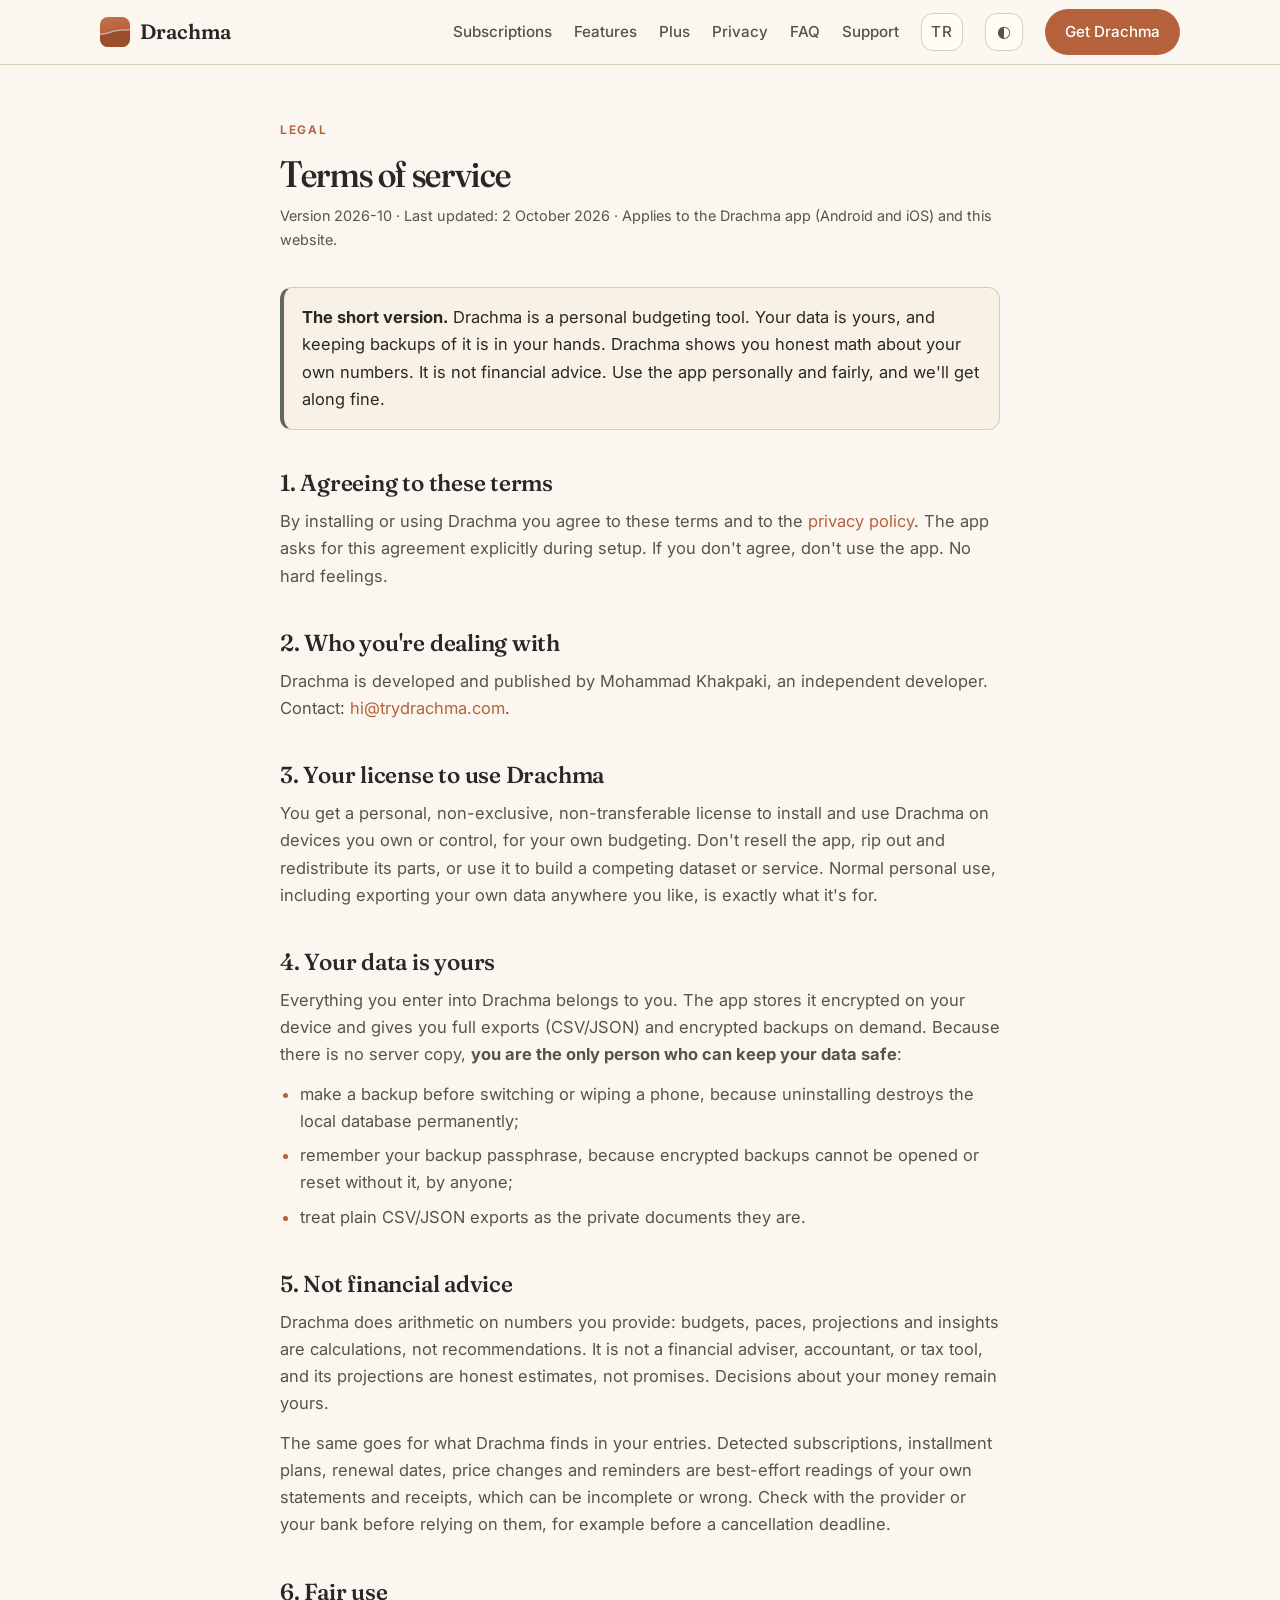
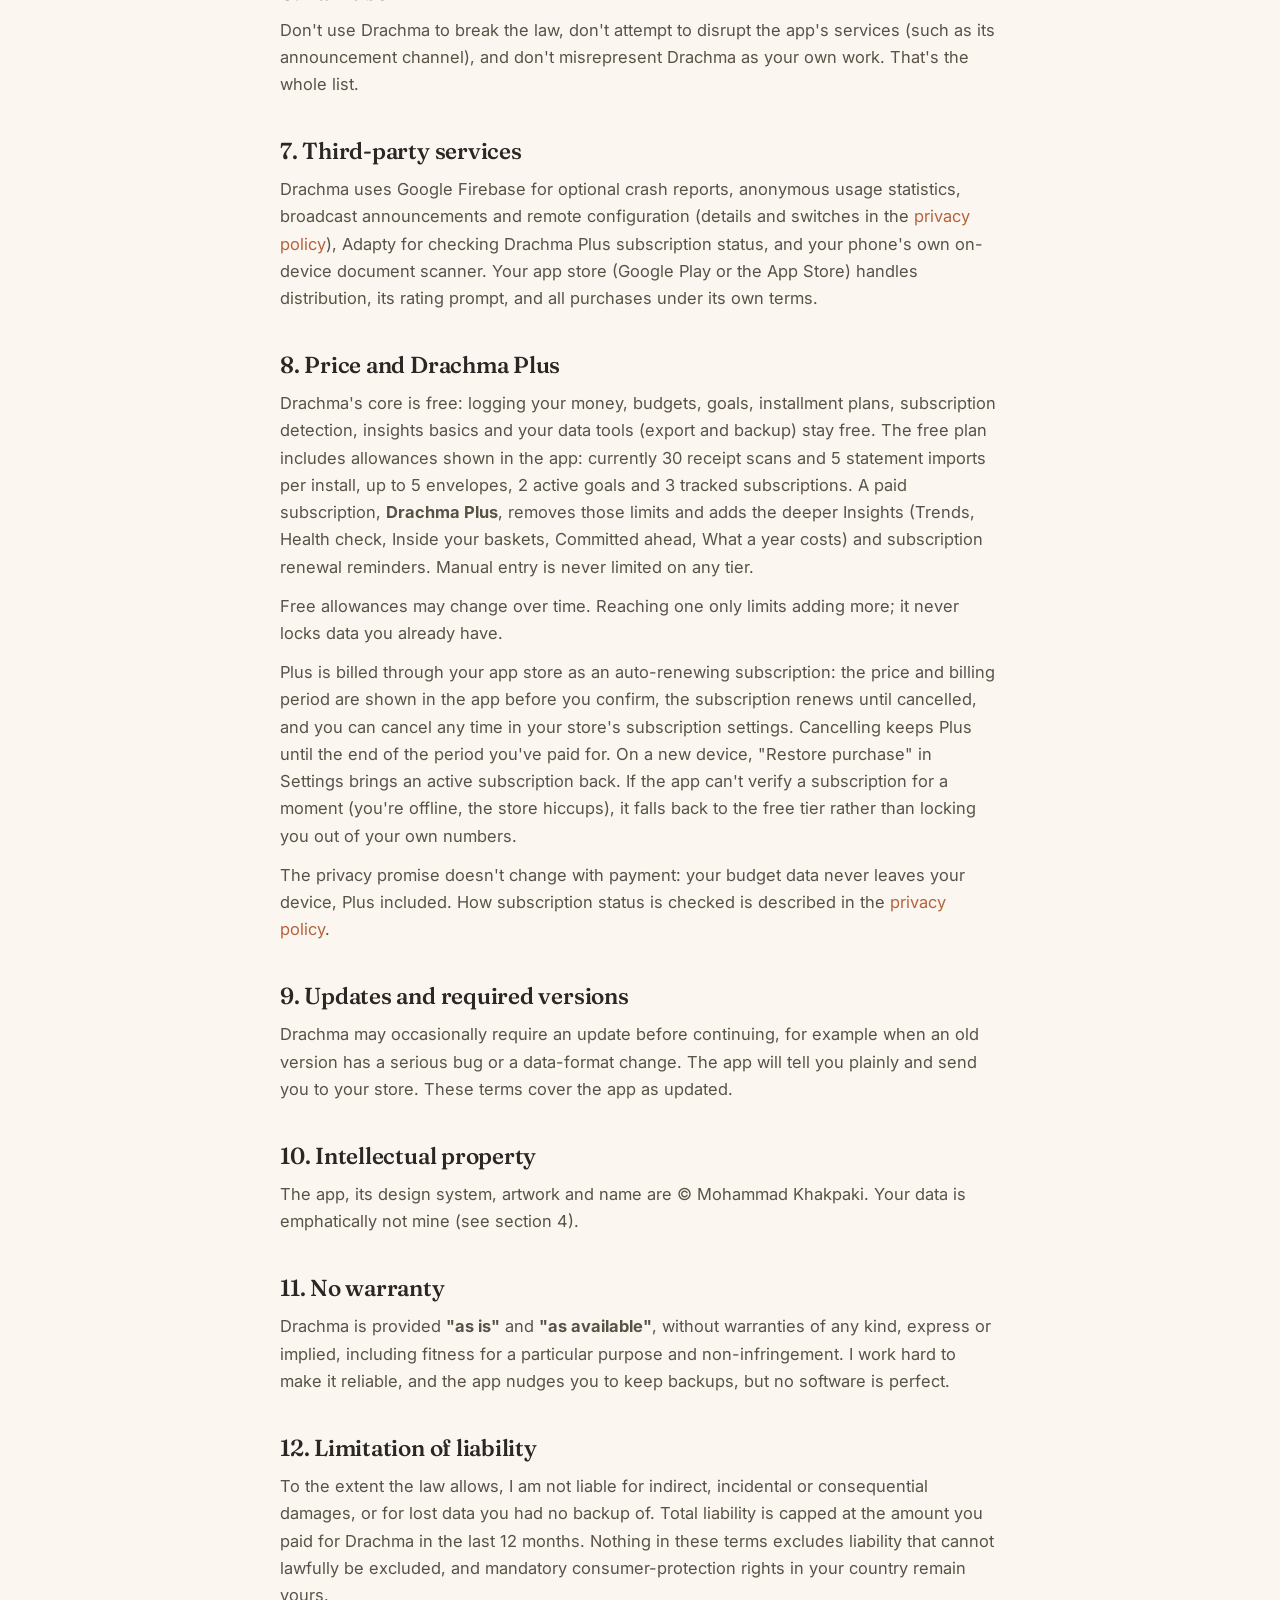
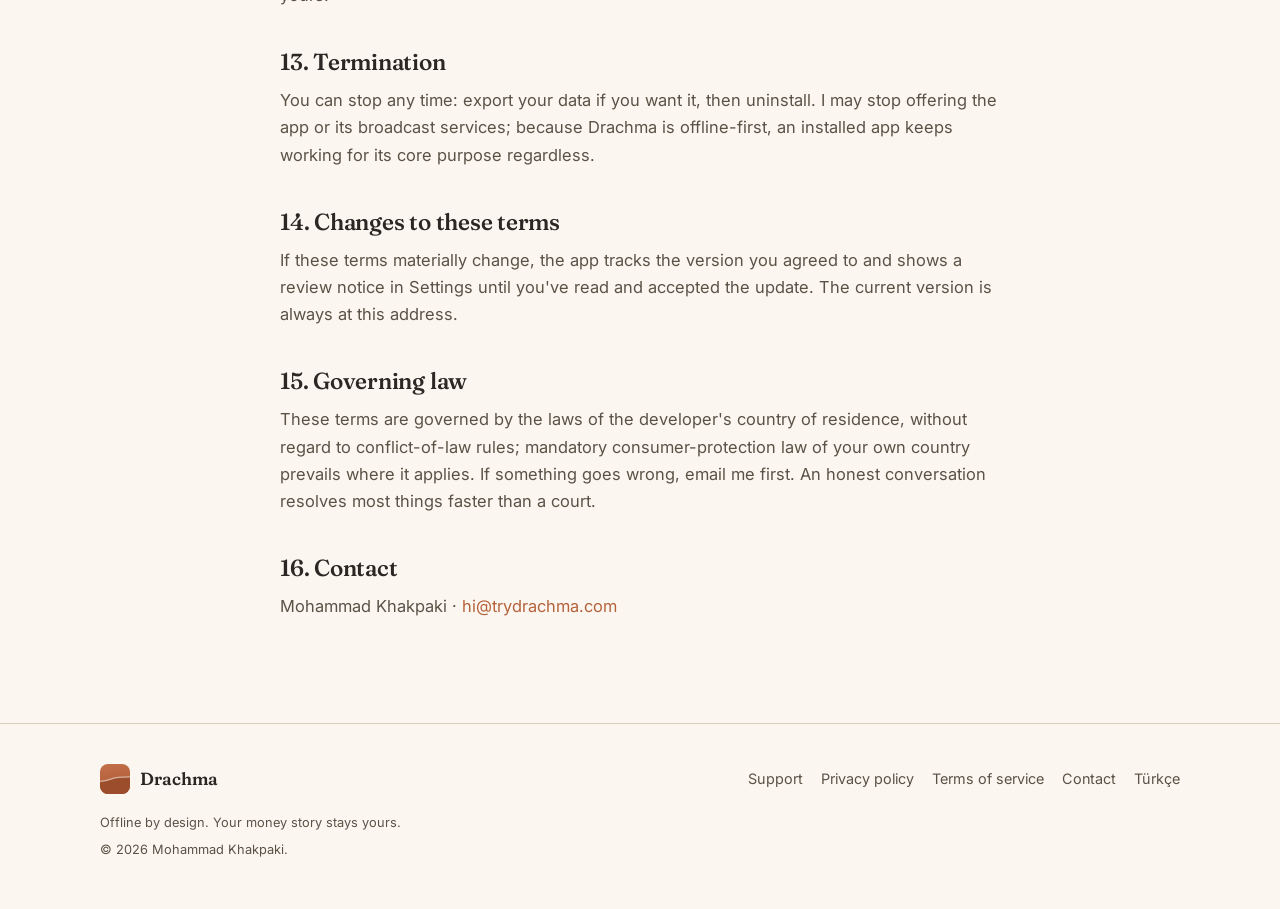
<file: terms.html>
<!DOCTYPE html>
<html lang="en">
<head>
  <meta charset="utf-8">
  <meta name="viewport" content="width=device-width, initial-scale=1">
  <title>Terms of service · Drachma</title>
  <meta name="description" content="Drachma's plain-language terms of service: about a page, as promised.">
  <link rel="canonical" href="https://trydrachma.com/terms">
  <link rel="alternate" hreflang="en" href="https://trydrachma.com/terms">
  <link rel="alternate" hreflang="tr" href="https://trydrachma.com/tr/terms">
  <link rel="alternate" hreflang="x-default" href="https://trydrachma.com/terms">
  <meta name="theme-color" content="#FBF7F0">
  <link rel="icon" href="assets/favicon.svg" type="image/svg+xml">
  <link rel="icon" href="assets/icon-192.png" type="image/png" sizes="192x192">
  <link rel="apple-touch-icon" href="assets/apple-touch-icon.png">
  <script>
    (function () {
      var p = new URLSearchParams(location.search), l = (p.get("lang") || "").toLowerCase(), saved = null, canSave = true;
      if (l !== "tr" && l !== "en") l = null;
      try { if (l) localStorage.setItem("drachma-lang", l); saved = localStorage.getItem("drachma-lang"); } catch (e) { canSave = false; }
      if (!l && (saved === "tr" || saved === "en")) l = saved;
      // Follow the device only when a choice can be saved, or a Turkish device could never stay on English.
      if (!l && canSave) l = /^tr(-|$)/i.test((navigator.languages && navigator.languages[0]) || navigator.language || "") ? "tr" : "en";
      var had = p.has("lang"); p.delete("lang");
      var q = p.toString() ? "?" + p.toString() : "";
      if (l === "tr") location.replace("tr/terms.html" + q + location.hash);
      else if (had) history.replaceState(null, "", location.pathname + q + location.hash);
    })();
  </script>
  <link rel="stylesheet" href="style.css">
  <script>
    (function () {
      var t = null;
      try { t = new URLSearchParams(location.search).get("theme") || localStorage.getItem("drachma-theme"); } catch (e) {}
      if (!t && window.matchMedia && window.matchMedia("(prefers-color-scheme: dark)").matches) t = "dark";
      if (t && t !== "light") document.documentElement.setAttribute("data-theme", t);
    })();
  </script>
</head>
<body>

<header class="site-header">
  <div class="container">
    <a class="brand" href="./">
      <img src="assets/favicon.svg" alt="" width="30" height="30">
      Drachma
    </a>
    <nav class="site-nav">
      <a href="./#subscriptions">Subscriptions</a>
      <a class="nav-wide" href="./#features">Features</a>
      <a href="./#plus">Plus</a>
      <a class="nav-wide" href="privacy.html">Privacy</a>
      <a href="./#faq">FAQ</a>
      <a class="nav-wide" href="support.html">Support</a>
      <a class="lang-toggle" href="tr/terms.html?lang=tr" hreflang="tr" lang="tr" title="Türkçe" aria-label="Türkçe">TR</a>
      <button class="theme-toggle" id="themeToggle" title="Theme: Light / Dark / OLED" aria-label="Switch theme">◐</button>
      <a class="btn" href="get/">Get Drachma</a>
    </nav>
  </div>
</header>

<main class="doc">
  <header>
    <p class="eyebrow">Legal</p>
    <h1>Terms of service</h1>
    <p class="meta">Version 2026-10 · Last updated: 2 October 2026 · Applies to the Drachma app (Android and iOS) and this website.</p>
  </header>

  <div class="callout">
    <p><b>The short version.</b> Drachma is a personal budgeting tool. Your data is yours, and keeping backups of it is in your hands. Drachma shows you honest math about your own numbers. It is not financial advice. Use the app personally and fairly, and we'll get along fine.</p>
  </div>

  <h2>1. Agreeing to these terms</h2>
  <p>By installing or using Drachma you agree to these terms and to the <a href="privacy.html">privacy policy</a>. The app asks for this agreement explicitly during setup. If you don't agree, don't use the app. No hard feelings.</p>

  <h2>2. Who you're dealing with</h2>
  <p>Drachma is developed and published by Mohammad Khakpaki, an independent developer. Contact: <a href="mailto:hi@trydrachma.com">hi@trydrachma.com</a>.</p>

  <h2>3. Your license to use Drachma</h2>
  <p>You get a personal, non-exclusive, non-transferable license to install and use Drachma on devices you own or control, for your own budgeting. Don't resell the app, rip out and redistribute its parts, or use it to build a competing dataset or service. Normal personal use, including exporting your own data anywhere you like, is exactly what it's for.</p>

  <h2>4. Your data is yours</h2>
  <p>Everything you enter into Drachma belongs to you. The app stores it encrypted on your device and gives you full exports (CSV/JSON) and encrypted backups on demand. Because there is no server copy, <b>you are the only person who can keep your data safe</b>:</p>
  <ul>
    <li>make a backup before switching or wiping a phone, because uninstalling destroys the local database permanently;</li>
    <li>remember your backup passphrase, because encrypted backups cannot be opened or reset without it, by anyone;</li>
    <li>treat plain CSV/JSON exports as the private documents they are.</li>
  </ul>

  <h2>5. Not financial advice</h2>
  <p>Drachma does arithmetic on numbers you provide: budgets, paces, projections and insights are calculations, not recommendations. It is not a financial adviser, accountant, or tax tool, and its projections are honest estimates, not promises. Decisions about your money remain yours.</p>
  <p>The same goes for what Drachma finds in your entries. Detected subscriptions, installment plans, renewal dates, price changes and reminders are best-effort readings of your own statements and receipts, which can be incomplete or wrong. Check with the provider or your bank before relying on them, for example before a cancellation deadline.</p>

  <h2>6. Fair use</h2>
  <p>Don't use Drachma to break the law, don't attempt to disrupt the app's services (such as its announcement channel), and don't misrepresent Drachma as your own work. That's the whole list.</p>

  <h2>7. Third-party services</h2>
  <p>Drachma uses Google Firebase for optional crash reports, anonymous usage statistics, broadcast announcements and remote configuration (details and switches in the <a href="privacy.html">privacy policy</a>), Adapty for checking Drachma Plus subscription status, and your phone's own on-device document scanner. Your app store (Google Play or the App Store) handles distribution, its rating prompt, and all purchases under its own terms.</p>

  <h2>8. Price and Drachma Plus</h2>
  <p>Drachma's core is free: logging your money, budgets, goals, installment plans, subscription detection, insights basics and your data tools (export and backup) stay free. The free plan includes allowances shown in the app: currently 30 receipt scans and 5 statement imports per install, up to 5 envelopes, 2 active goals and 3 tracked subscriptions. A paid subscription, <b>Drachma Plus</b>, removes those limits and adds the deeper Insights (Trends, Health check, Inside your baskets, Committed ahead, What a year costs) and subscription renewal reminders. Manual entry is never limited on any tier.</p>
  <p>Free allowances may change over time. Reaching one only limits adding more; it never locks data you already have.</p>
  <p>Plus is billed through your app store as an auto-renewing subscription: the price and billing period are shown in the app before you confirm, the subscription renews until cancelled, and you can cancel any time in your store's subscription settings. Cancelling keeps Plus until the end of the period you've paid for. On a new device, "Restore purchase" in Settings brings an active subscription back. If the app can't verify a subscription for a moment (you're offline, the store hiccups), it falls back to the free tier rather than locking you out of your own numbers.</p>
  <p>The privacy promise doesn't change with payment: your budget data never leaves your device, Plus included. How subscription status is checked is described in the <a href="privacy.html">privacy policy</a>.</p>

  <h2>9. Updates and required versions</h2>
  <p>Drachma may occasionally require an update before continuing, for example when an old version has a serious bug or a data-format change. The app will tell you plainly and send you to your store. These terms cover the app as updated.</p>

  <h2>10. Intellectual property</h2>
  <p>The app, its design system, artwork and name are © Mohammad Khakpaki. Your data is emphatically not mine (see section 4).</p>

  <h2>11. No warranty</h2>
  <p>Drachma is provided <b>"as is"</b> and <b>"as available"</b>, without warranties of any kind, express or implied, including fitness for a particular purpose and non-infringement. I work hard to make it reliable, and the app nudges you to keep backups, but no software is perfect.</p>

  <h2>12. Limitation of liability</h2>
  <p>To the extent the law allows, I am not liable for indirect, incidental or consequential damages, or for lost data you had no backup of. Total liability is capped at the amount you paid for Drachma in the last 12 months. Nothing in these terms excludes liability that cannot lawfully be excluded, and mandatory consumer-protection rights in your country remain yours.</p>

  <h2>13. Termination</h2>
  <p>You can stop any time: export your data if you want it, then uninstall. I may stop offering the app or its broadcast services; because Drachma is offline-first, an installed app keeps working for its core purpose regardless.</p>

  <h2>14. Changes to these terms</h2>
  <p>If these terms materially change, the app tracks the version you agreed to and shows a review notice in Settings until you've read and accepted the update. The current version is always at this address.</p>

  <h2>15. Governing law</h2>
  <p>These terms are governed by the laws of the developer's country of residence, without regard to conflict-of-law rules; mandatory consumer-protection law of your own country prevails where it applies. If something goes wrong, email me first. An honest conversation resolves most things faster than a court.</p>

  <h2>16. Contact</h2>
  <p>Mohammad Khakpaki · <a href="mailto:hi@trydrachma.com">hi@trydrachma.com</a></p>
</main>

<footer class="site-footer">
  <div class="container">
    <div class="footer-top">
      <a class="brand" href="./">
        <img src="assets/favicon.svg" alt="" width="26" height="26">
        Drachma
      </a>
      <nav>
        <a href="support.html">Support</a>
        <a href="privacy.html">Privacy policy</a>
        <a href="terms.html">Terms of service</a>
        <a href="mailto:hi@trydrachma.com">Contact</a>
        <a href="tr/terms.html?lang=tr" hreflang="tr" lang="tr">Türkçe</a>
      </nav>
    </div>
    <div class="footer-legal">
      <p>Offline by design. Your money story stays yours.</p>
      <p>© 2026 Mohammad Khakpaki.</p>
    </div>
  </div>
</footer>

<script>
  (function () {
    var order = ["light", "dark", "oled"];
    var icons = { light: "◐", dark: "◑", oled: "●" };
    var btn = document.getElementById("themeToggle");
    function current() { return document.documentElement.getAttribute("data-theme") || "light"; }
    function apply(t) {
      if (t === "light") document.documentElement.removeAttribute("data-theme");
      else document.documentElement.setAttribute("data-theme", t);
      btn.textContent = icons[t];
      btn.title = "Theme: " + t.charAt(0).toUpperCase() + t.slice(1);
      try { localStorage.setItem("drachma-theme", t); } catch (e) {}
    }
    btn.textContent = icons[current()];
    btn.addEventListener("click", function () {
      apply(order[(order.indexOf(current()) + 1) % order.length]);
    });
  })();
</script>

<script>
  // A language switch replaces this page in history, so Back doesn't land on a page that redirects away.
  document.querySelectorAll("a[hreflang]").forEach(function (a) {
    a.addEventListener("click", function (e) {
      if (e.metaKey || e.ctrlKey || e.shiftKey || e.altKey || e.button) return;
      e.preventDefault();
      location.replace(a.href);
    });
  });
</script>

</body>
</html>
</file>
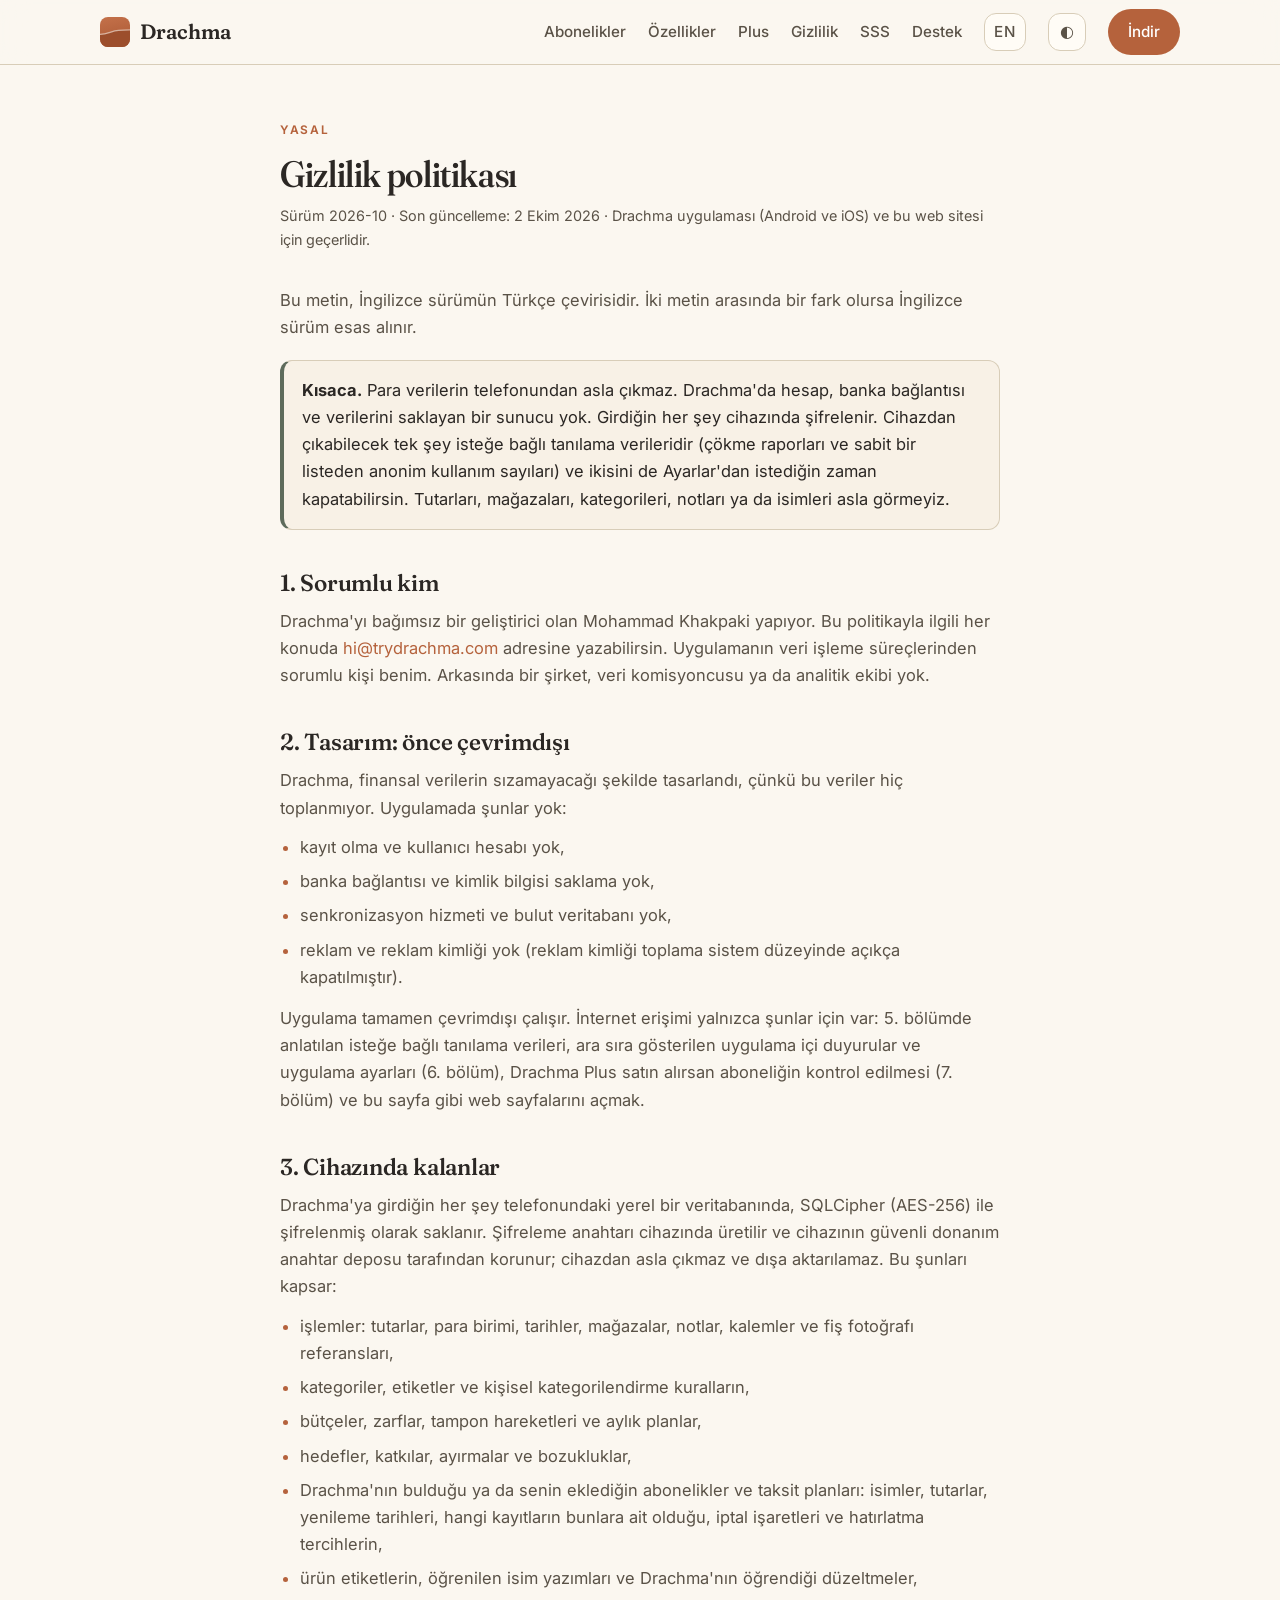
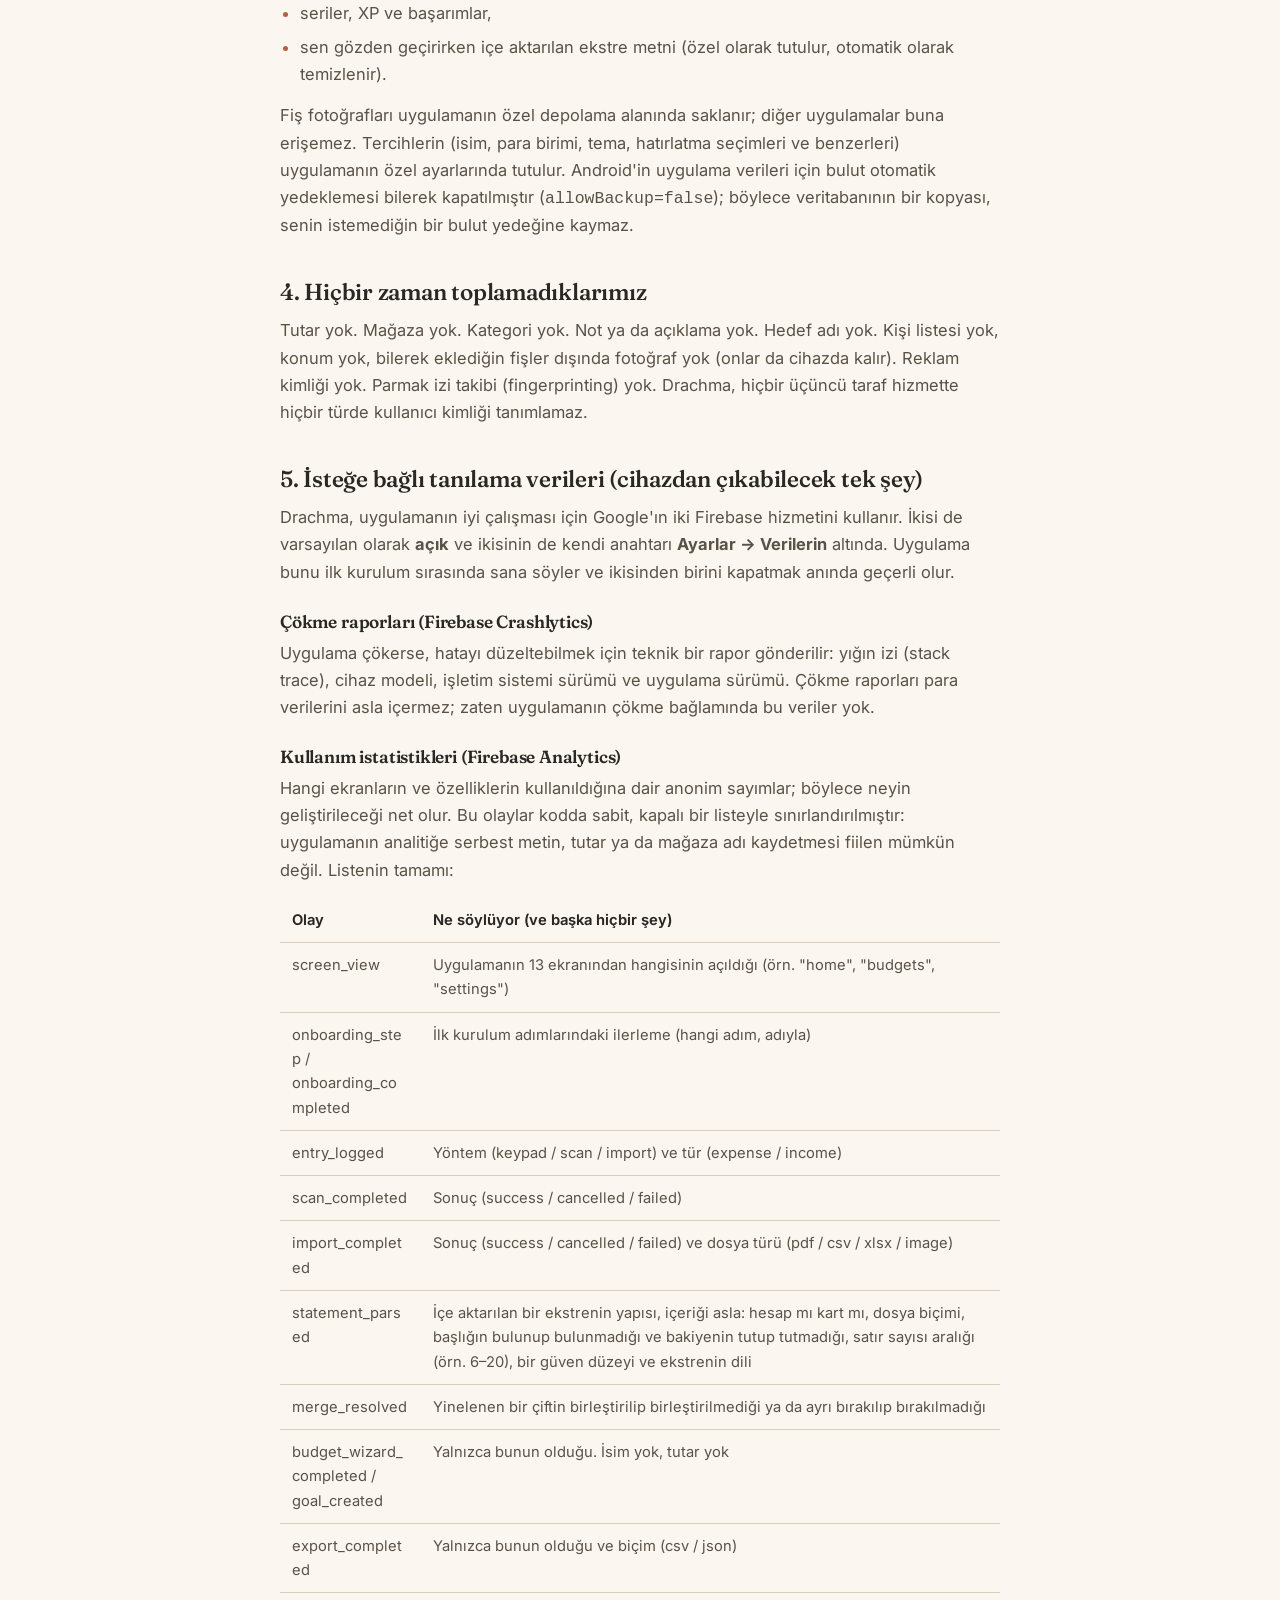
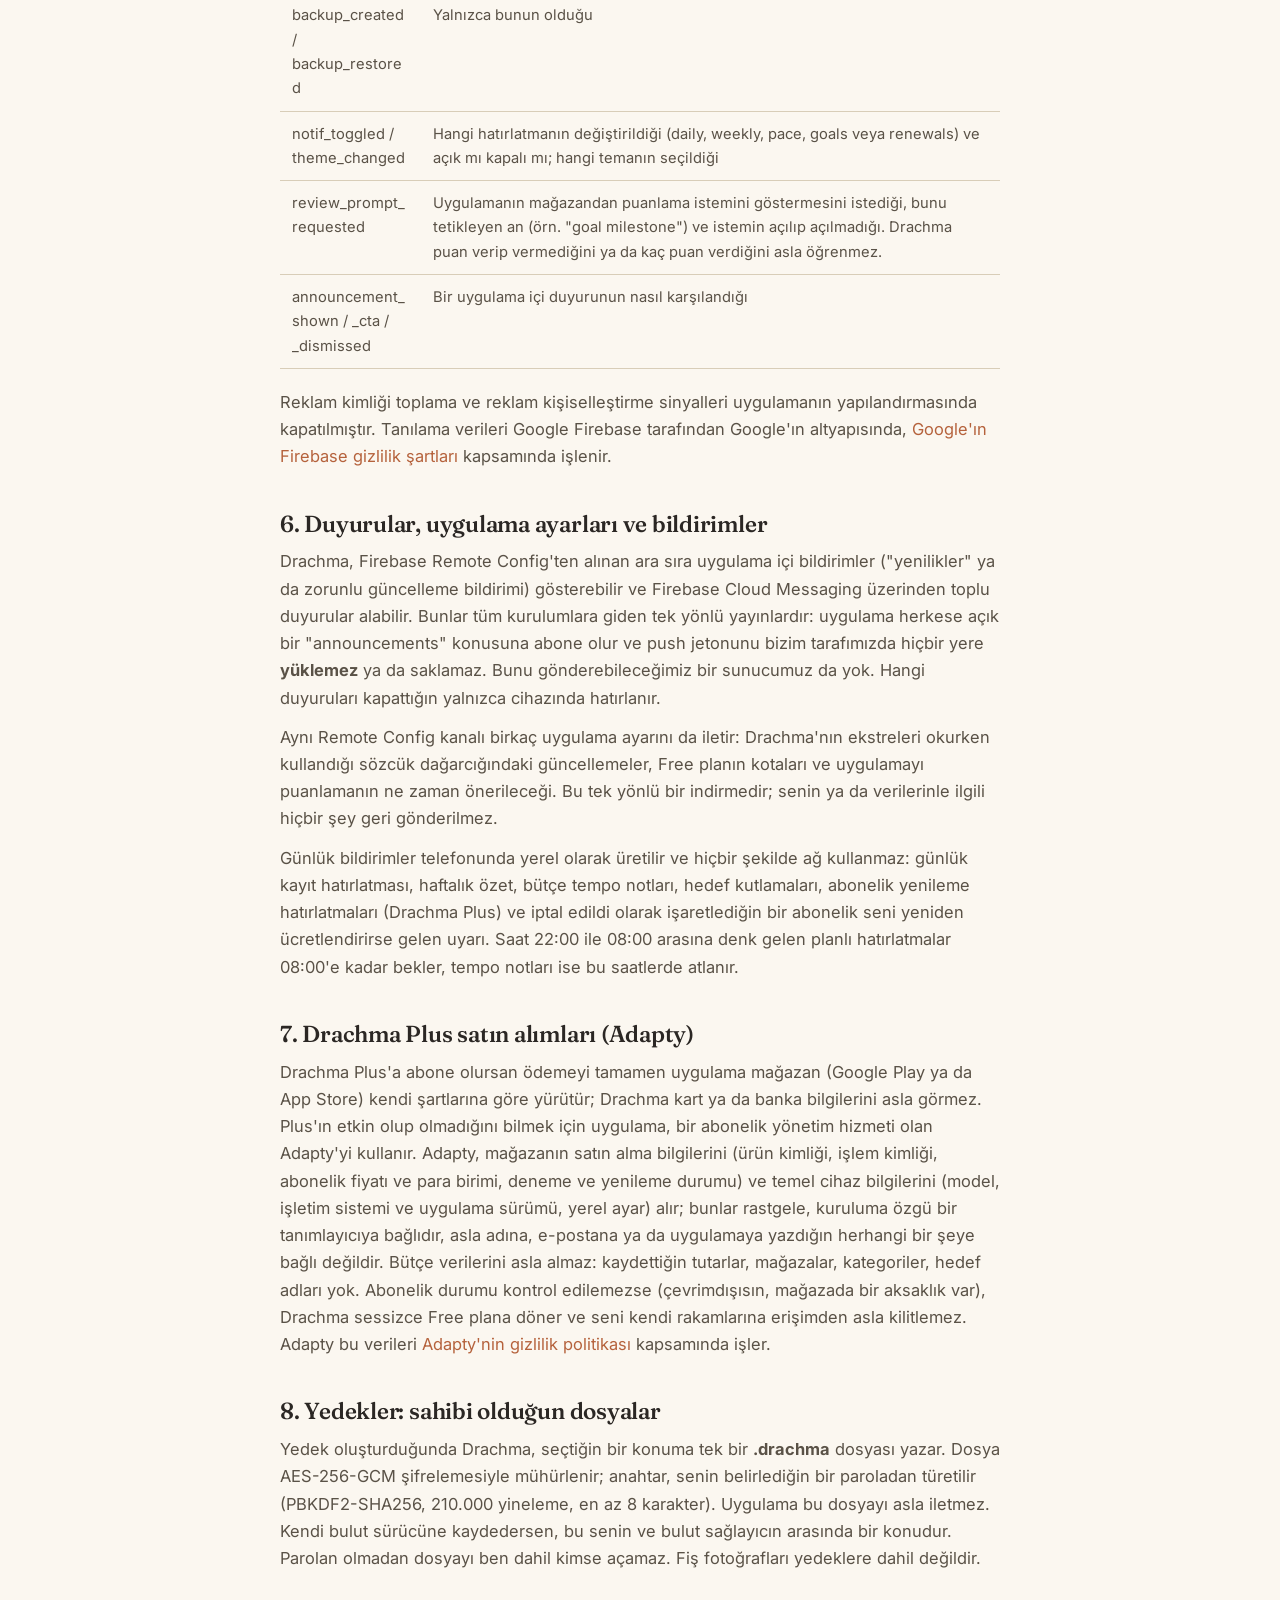
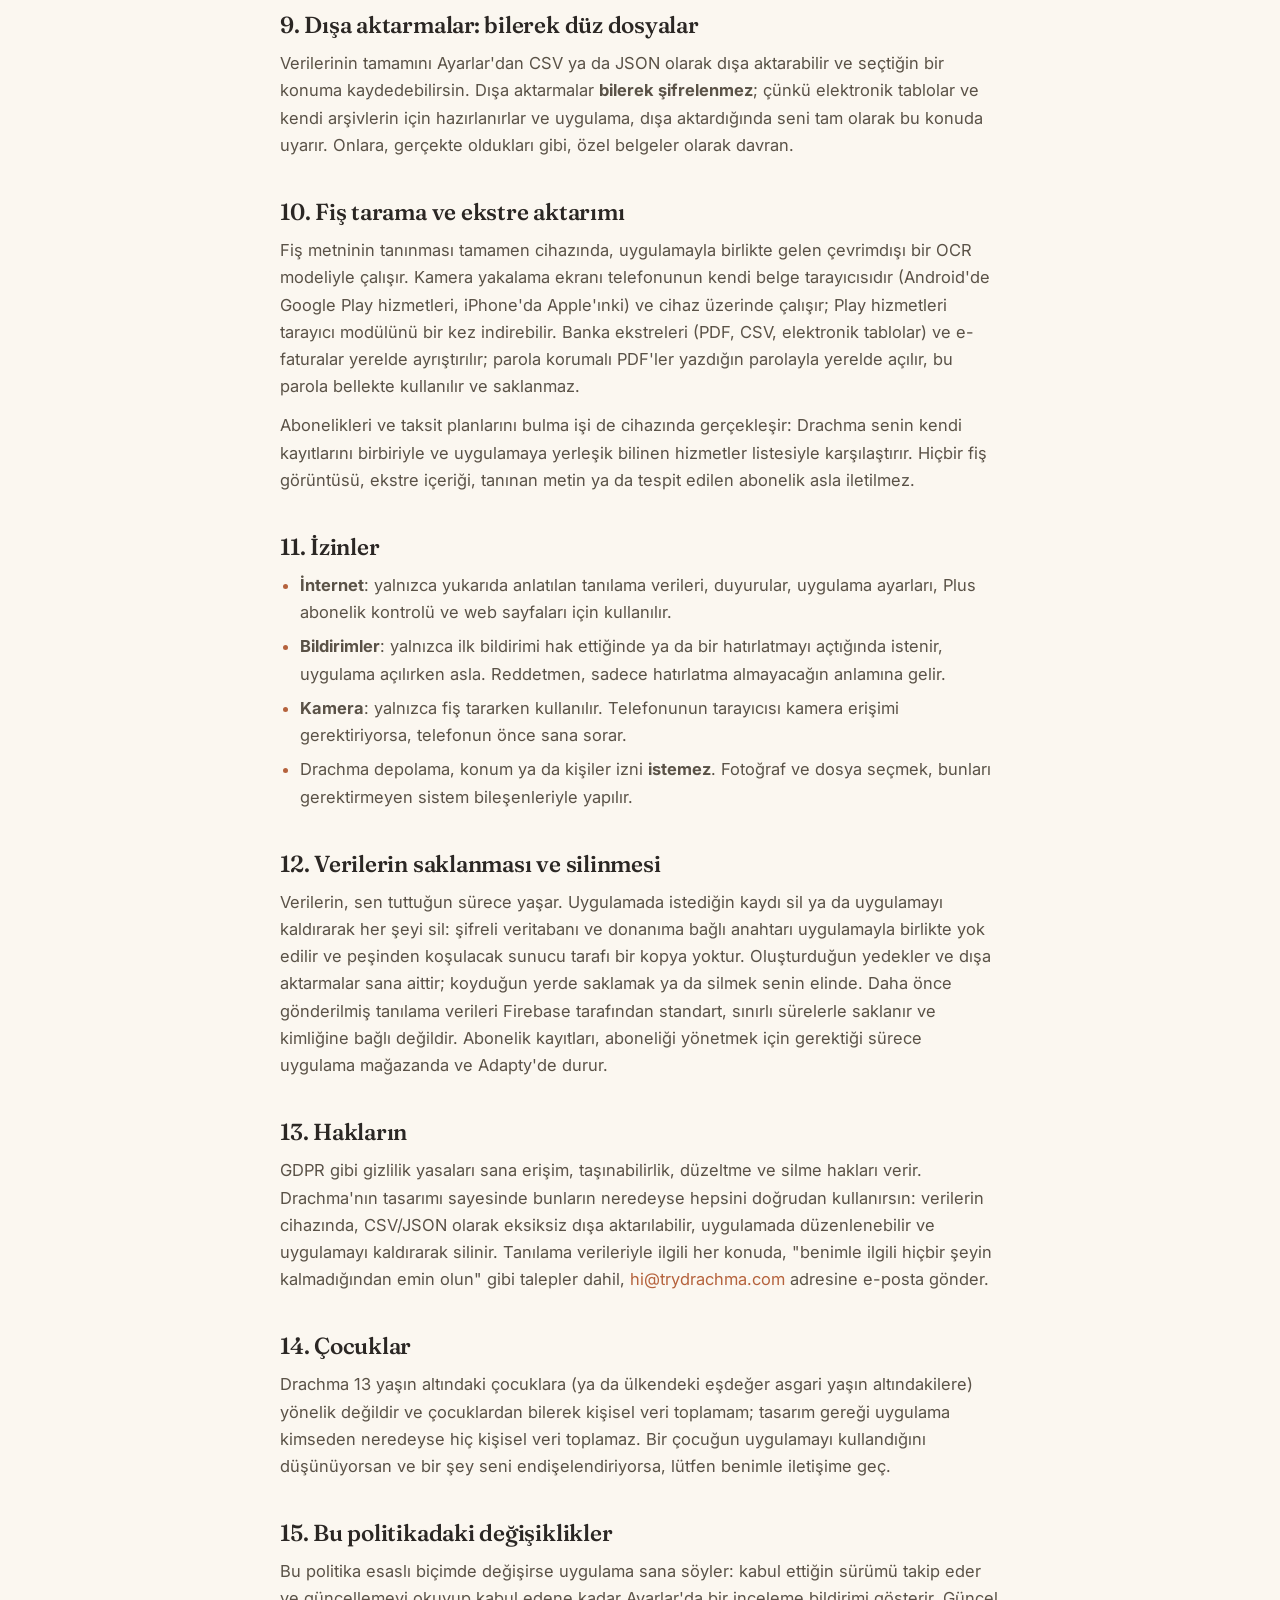
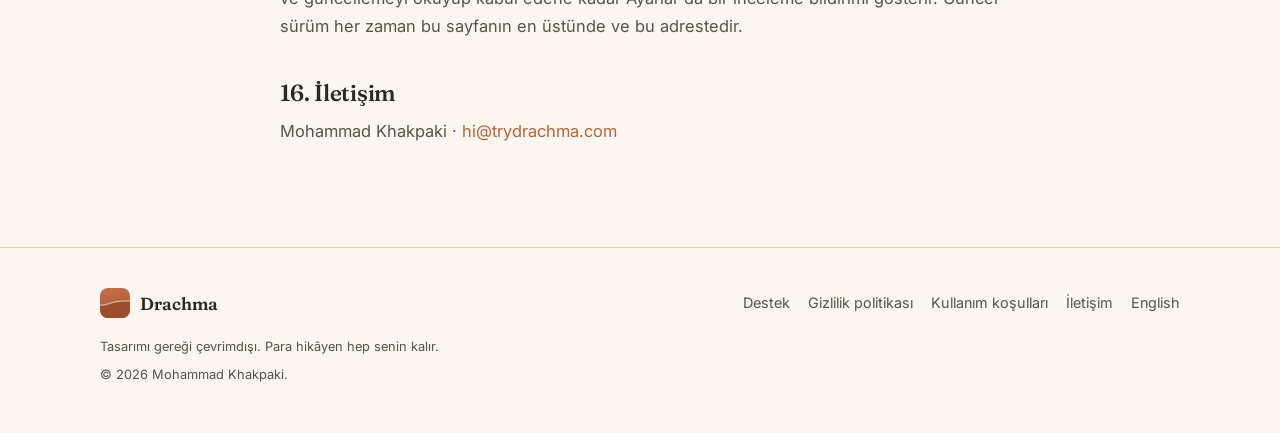
<file: tr/privacy.html>
<!DOCTYPE html>
<html lang="tr">
<head>
  <meta charset="utf-8">
  <meta name="viewport" content="width=device-width, initial-scale=1">
  <title>Gizlilik politikası · Drachma</title>
  <meta name="description" content="Drachma'nın sade dille yazılmış gizlilik politikası. Para verilerin telefonundan asla çıkmaz: hesap yok, banka bağlantısı yok, sunucu yok. Çıkabilen az şey (isteğe bağlı tanılama verileri) burada eksiksiz listeleniyor.">
  <link rel="canonical" href="https://trydrachma.com/tr/privacy">
  <link rel="alternate" hreflang="en" href="https://trydrachma.com/privacy">
  <link rel="alternate" hreflang="tr" href="https://trydrachma.com/tr/privacy">
  <link rel="alternate" hreflang="x-default" href="https://trydrachma.com/privacy">
  <meta name="theme-color" content="#FBF7F0">
  <link rel="icon" href="../assets/favicon.svg" type="image/svg+xml">
  <link rel="icon" href="../assets/icon-192.png" type="image/png" sizes="192x192">
  <link rel="apple-touch-icon" href="../assets/apple-touch-icon.png">
  <script>
    (function () {
      var p = new URLSearchParams(location.search), l = (p.get("lang") || "").toLowerCase(), saved = null;
      if (l !== "tr" && l !== "en") l = null;
      try { if (l) localStorage.setItem("drachma-lang", l); saved = localStorage.getItem("drachma-lang"); } catch (e) {}
      if (!l) l = saved;
      var had = p.has("lang"); p.delete("lang");
      var q = p.toString() ? "?" + p.toString() : "";
      if (l === "en") location.replace("../privacy.html" + q + location.hash);
      else if (had) history.replaceState(null, "", location.pathname + q + location.hash);
    })();
  </script>
  <link rel="stylesheet" href="../style.css">
  <script>
    (function () {
      var t = null;
      try { t = new URLSearchParams(location.search).get("theme") || localStorage.getItem("drachma-theme"); } catch (e) {}
      if (!t && window.matchMedia && window.matchMedia("(prefers-color-scheme: dark)").matches) t = "dark";
      if (t && t !== "light") document.documentElement.setAttribute("data-theme", t);
    })();
  </script>
</head>
<body>

<header class="site-header">
  <div class="container">
    <a class="brand" href="./">
      <img src="../assets/favicon.svg" alt="" width="30" height="30">
      Drachma
    </a>
    <nav class="site-nav">
      <a href="./#subscriptions">Abonelikler</a>
      <a class="nav-wide" href="./#features">Özellikler</a>
      <a href="./#plus">Plus</a>
      <a class="nav-wide" href="privacy.html">Gizlilik</a>
      <a href="./#faq">SSS</a>
      <a class="nav-wide" href="support.html">Destek</a>
      <a class="lang-toggle" href="../privacy.html?lang=en" hreflang="en" lang="en" title="English" aria-label="English">EN</a>
      <button class="theme-toggle" id="themeToggle" title="Tema: Açık / Koyu / OLED" aria-label="Temayı değiştir">◐</button>
      <a class="btn" href="../get/">İndir</a>
    </nav>
  </div>
</header>

<main class="doc">
  <header>
    <p class="eyebrow">Yasal</p>
    <h1>Gizlilik politikası</h1>
    <p class="meta">Sürüm 2026-10 · Son güncelleme: 2 Ekim 2026 · Drachma uygulaması (Android ve iOS) ve bu web sitesi için geçerlidir.</p>
  </header>
  <p class="meta">Bu metin, İngilizce sürümün Türkçe çevirisidir. İki metin arasında bir fark olursa İngilizce sürüm esas alınır.</p>

  <div class="callout">
    <p><b>Kısaca.</b> Para verilerin telefonundan asla çıkmaz. Drachma'da hesap, banka bağlantısı ve verilerini saklayan bir sunucu yok. Girdiğin her şey cihazında şifrelenir. Cihazdan çıkabilecek tek şey isteğe bağlı tanılama verileridir (çökme raporları ve sabit bir listeden anonim kullanım sayıları) ve ikisini de Ayarlar'dan istediğin zaman kapatabilirsin. Tutarları, mağazaları, kategorileri, notları ya da isimleri asla görmeyiz.</p>
  </div>

  <h2>1. Sorumlu kim</h2>
  <p>Drachma'yı bağımsız bir geliştirici olan Mohammad Khakpaki yapıyor. Bu politikayla ilgili her konuda <a href="mailto:hi@trydrachma.com">hi@trydrachma.com</a> adresine yazabilirsin. Uygulamanın veri işleme süreçlerinden sorumlu kişi benim. Arkasında bir şirket, veri komisyoncusu ya da analitik ekibi yok.</p>

  <h2>2. Tasarım: önce çevrimdışı</h2>
  <p>Drachma, finansal verilerin sızamayacağı şekilde tasarlandı, çünkü bu veriler hiç toplanmıyor. Uygulamada şunlar yok:</p>
  <ul>
    <li>kayıt olma ve kullanıcı hesabı yok,</li>
    <li>banka bağlantısı ve kimlik bilgisi saklama yok,</li>
    <li>senkronizasyon hizmeti ve bulut veritabanı yok,</li>
    <li>reklam ve reklam kimliği yok (reklam kimliği toplama sistem düzeyinde açıkça kapatılmıştır).</li>
  </ul>
  <p>Uygulama tamamen çevrimdışı çalışır. İnternet erişimi yalnızca şunlar için var: 5. bölümde anlatılan isteğe bağlı tanılama verileri, ara sıra gösterilen uygulama içi duyurular ve uygulama ayarları (6. bölüm), Drachma Plus satın alırsan aboneliğin kontrol edilmesi (7. bölüm) ve bu sayfa gibi web sayfalarını açmak.</p>

  <h2>3. Cihazında kalanlar</h2>
  <p>Drachma'ya girdiğin her şey telefonundaki yerel bir veritabanında, SQLCipher (AES-256) ile şifrelenmiş olarak saklanır. Şifreleme anahtarı cihazında üretilir ve cihazının güvenli donanım anahtar deposu tarafından korunur; cihazdan asla çıkmaz ve dışa aktarılamaz. Bu şunları kapsar:</p>
  <ul>
    <li>işlemler: tutarlar, para birimi, tarihler, mağazalar, notlar, kalemler ve fiş fotoğrafı referansları,</li>
    <li>kategoriler, etiketler ve kişisel kategorilendirme kuralların,</li>
    <li>bütçeler, zarflar, tampon hareketleri ve aylık planlar,</li>
    <li>hedefler, katkılar, ayırmalar ve bozukluklar,</li>
    <li>Drachma'nın bulduğu ya da senin eklediğin abonelikler ve taksit planları: isimler, tutarlar, yenileme tarihleri, hangi kayıtların bunlara ait olduğu, iptal işaretleri ve hatırlatma tercihlerin,</li>
    <li>ürün etiketlerin, öğrenilen isim yazımları ve Drachma'nın öğrendiği düzeltmeler,</li>
    <li>seriler, XP ve başarımlar,</li>
    <li>sen gözden geçirirken içe aktarılan ekstre metni (özel olarak tutulur, otomatik olarak temizlenir).</li>
  </ul>
  <p>Fiş fotoğrafları uygulamanın özel depolama alanında saklanır; diğer uygulamalar buna erişemez. Tercihlerin (isim, para birimi, tema, hatırlatma seçimleri ve benzerleri) uygulamanın özel ayarlarında tutulur. Android'in uygulama verileri için bulut otomatik yedeklemesi bilerek kapatılmıştır (<code>allowBackup=false</code>); böylece veritabanının bir kopyası, senin istemediğin bir bulut yedeğine kaymaz.</p>

  <h2>4. Hiçbir zaman toplamadıklarımız</h2>
  <p>Tutar yok. Mağaza yok. Kategori yok. Not ya da açıklama yok. Hedef adı yok. Kişi listesi yok, konum yok, bilerek eklediğin fişler dışında fotoğraf yok (onlar da cihazda kalır). Reklam kimliği yok. Parmak izi takibi (fingerprinting) yok. Drachma, hiçbir üçüncü taraf hizmette hiçbir türde kullanıcı kimliği tanımlamaz.</p>

  <h2>5. İsteğe bağlı tanılama verileri (cihazdan çıkabilecek tek şey)</h2>
  <p>Drachma, uygulamanın iyi çalışması için Google'ın iki Firebase hizmetini kullanır. İkisi de varsayılan olarak <b>açık</b> ve ikisinin de kendi anahtarı <b>Ayarlar → Verilerin</b> altında. Uygulama bunu ilk kurulum sırasında sana söyler ve ikisinden birini kapatmak anında geçerli olur.</p>
  <h3>Çökme raporları (Firebase Crashlytics)</h3>
  <p>Uygulama çökerse, hatayı düzeltebilmek için teknik bir rapor gönderilir: yığın izi (stack trace), cihaz modeli, işletim sistemi sürümü ve uygulama sürümü. Çökme raporları para verilerini asla içermez; zaten uygulamanın çökme bağlamında bu veriler yok.</p>
  <h3>Kullanım istatistikleri (Firebase Analytics)</h3>
  <p>Hangi ekranların ve özelliklerin kullanıldığına dair anonim sayımlar; böylece neyin geliştirileceği net olur. Bu olaylar kodda sabit, kapalı bir listeyle sınırlandırılmıştır: uygulamanın analitiğe serbest metin, tutar ya da mağaza adı kaydetmesi fiilen mümkün değil. Listenin tamamı:</p>
  <table>
    <tr><th>Olay</th><th>Ne söylüyor (ve başka hiçbir şey)</th></tr>
    <tr><td>screen_view</td><td>Uygulamanın 13 ekranından hangisinin açıldığı (örn. "home", "budgets", "settings")</td></tr>
    <tr><td>onboarding_step / onboarding_completed</td><td>İlk kurulum adımlarındaki ilerleme (hangi adım, adıyla)</td></tr>
    <tr><td>entry_logged</td><td>Yöntem (keypad / scan / import) ve tür (expense / income)</td></tr>
    <tr><td>scan_completed</td><td>Sonuç (success / cancelled / failed)</td></tr>
    <tr><td>import_completed</td><td>Sonuç (success / cancelled / failed) ve dosya türü (pdf / csv / xlsx / image)</td></tr>
    <tr><td>statement_parsed</td><td>İçe aktarılan bir ekstrenin yapısı, içeriği asla: hesap mı kart mı, dosya biçimi, başlığın bulunup bulunmadığı ve bakiyenin tutup tutmadığı, satır sayısı aralığı (örn. 6–20), bir güven düzeyi ve ekstrenin dili</td></tr>
    <tr><td>merge_resolved</td><td>Yinelenen bir çiftin birleştirilip birleştirilmediği ya da ayrı bırakılıp bırakılmadığı</td></tr>
    <tr><td>budget_wizard_completed / goal_created</td><td>Yalnızca bunun olduğu. İsim yok, tutar yok</td></tr>
    <tr><td>export_completed</td><td>Yalnızca bunun olduğu ve biçim (csv / json)</td></tr>
    <tr><td>backup_created / backup_restored</td><td>Yalnızca bunun olduğu</td></tr>
    <tr><td>notif_toggled / theme_changed</td><td>Hangi hatırlatmanın değiştirildiği (daily, weekly, pace, goals veya renewals) ve açık mı kapalı mı; hangi temanın seçildiği</td></tr>
    <tr><td>review_prompt_requested</td><td>Uygulamanın mağazandan puanlama istemini göstermesini istediği, bunu tetikleyen an (örn. "goal milestone") ve istemin açılıp açılmadığı. Drachma puan verip vermediğini ya da kaç puan verdiğini asla öğrenmez.</td></tr>
    <tr><td>announcement_shown / _cta / _dismissed</td><td>Bir uygulama içi duyurunun nasıl karşılandığı</td></tr>
  </table>
  <p>Reklam kimliği toplama ve reklam kişiselleştirme sinyalleri uygulamanın yapılandırmasında kapatılmıştır. Tanılama verileri Google Firebase tarafından Google'ın altyapısında, <a href="https://firebase.google.com/support/privacy">Google'ın Firebase gizlilik şartları</a> kapsamında işlenir.</p>

  <h2>6. Duyurular, uygulama ayarları ve bildirimler</h2>
  <p>Drachma, Firebase Remote Config'ten alınan ara sıra uygulama içi bildirimler ("yenilikler" ya da zorunlu güncelleme bildirimi) gösterebilir ve Firebase Cloud Messaging üzerinden toplu duyurular alabilir. Bunlar tüm kurulumlara giden tek yönlü yayınlardır: uygulama herkese açık bir "announcements" konusuna abone olur ve push jetonunu bizim tarafımızda hiçbir yere <b>yüklemez</b> ya da saklamaz. Bunu gönderebileceğimiz bir sunucumuz da yok. Hangi duyuruları kapattığın yalnızca cihazında hatırlanır.</p>
  <p>Aynı Remote Config kanalı birkaç uygulama ayarını da iletir: Drachma'nın ekstreleri okurken kullandığı sözcük dağarcığındaki güncellemeler, Free planın kotaları ve uygulamayı puanlamanın ne zaman önerileceği. Bu tek yönlü bir indirmedir; senin ya da verilerinle ilgili hiçbir şey geri gönderilmez.</p>
  <p>Günlük bildirimler telefonunda yerel olarak üretilir ve hiçbir şekilde ağ kullanmaz: günlük kayıt hatırlatması, haftalık özet, bütçe tempo notları, hedef kutlamaları, abonelik yenileme hatırlatmaları (Drachma Plus) ve iptal edildi olarak işaretlediğin bir abonelik seni yeniden ücretlendirirse gelen uyarı. Saat 22:00 ile 08:00 arasına denk gelen planlı hatırlatmalar 08:00'e kadar bekler, tempo notları ise bu saatlerde atlanır.</p>

  <h2>7. Drachma Plus satın alımları (Adapty)</h2>
  <p>Drachma Plus'a abone olursan ödemeyi tamamen uygulama mağazan (Google Play ya da App Store) kendi şartlarına göre yürütür; Drachma kart ya da banka bilgilerini asla görmez. Plus'ın etkin olup olmadığını bilmek için uygulama, bir abonelik yönetim hizmeti olan Adapty'yi kullanır. Adapty, mağazanın satın alma bilgilerini (ürün kimliği, işlem kimliği, abonelik fiyatı ve para birimi, deneme ve yenileme durumu) ve temel cihaz bilgilerini (model, işletim sistemi ve uygulama sürümü, yerel ayar) alır; bunlar rastgele, kuruluma özgü bir tanımlayıcıya bağlıdır, asla adına, e-postana ya da uygulamaya yazdığın herhangi bir şeye bağlı değildir. Bütçe verilerini asla almaz: kaydettiğin tutarlar, mağazalar, kategoriler, hedef adları yok. Abonelik durumu kontrol edilemezse (çevrimdışısın, mağazada bir aksaklık var), Drachma sessizce Free plana döner ve seni kendi rakamlarına erişimden asla kilitlemez. Adapty bu verileri <a href="https://adapty.io/privacy/">Adapty'nin gizlilik politikası</a> kapsamında işler.</p>

  <h2>8. Yedekler: sahibi olduğun dosyalar</h2>
  <p>Yedek oluşturduğunda Drachma, seçtiğin bir konuma tek bir <b>.drachma</b> dosyası yazar. Dosya AES-256-GCM şifrelemesiyle mühürlenir; anahtar, senin belirlediğin bir paroladan türetilir (PBKDF2-SHA256, 210.000 yineleme, en az 8 karakter). Uygulama bu dosyayı asla iletmez. Kendi bulut sürücüne kaydedersen, bu senin ve bulut sağlayıcın arasında bir konudur. Parolan olmadan dosyayı ben dahil kimse açamaz. Fiş fotoğrafları yedeklere dahil değildir.</p>

  <h2>9. Dışa aktarmalar: bilerek düz dosyalar</h2>
  <p>Verilerinin tamamını Ayarlar'dan CSV ya da JSON olarak dışa aktarabilir ve seçtiğin bir konuma kaydedebilirsin. Dışa aktarmalar <b>bilerek şifrelenmez</b>; çünkü elektronik tablolar ve kendi arşivlerin için hazırlanırlar ve uygulama, dışa aktardığında seni tam olarak bu konuda uyarır. Onlara, gerçekte oldukları gibi, özel belgeler olarak davran.</p>

  <h2>10. Fiş tarama ve ekstre aktarımı</h2>
  <p>Fiş metninin tanınması tamamen cihazında, uygulamayla birlikte gelen çevrimdışı bir OCR modeliyle çalışır. Kamera yakalama ekranı telefonunun kendi belge tarayıcısıdır (Android'de Google Play hizmetleri, iPhone'da Apple'ınki) ve cihaz üzerinde çalışır; Play hizmetleri tarayıcı modülünü bir kez indirebilir. Banka ekstreleri (PDF, CSV, elektronik tablolar) ve e-faturalar yerelde ayrıştırılır; parola korumalı PDF'ler yazdığın parolayla yerelde açılır, bu parola bellekte kullanılır ve saklanmaz.</p>
  <p>Abonelikleri ve taksit planlarını bulma işi de cihazında gerçekleşir: Drachma senin kendi kayıtlarını birbiriyle ve uygulamaya yerleşik bilinen hizmetler listesiyle karşılaştırır. Hiçbir fiş görüntüsü, ekstre içeriği, tanınan metin ya da tespit edilen abonelik asla iletilmez.</p>

  <h2>11. İzinler</h2>
  <ul>
    <li><b>İnternet</b>: yalnızca yukarıda anlatılan tanılama verileri, duyurular, uygulama ayarları, Plus abonelik kontrolü ve web sayfaları için kullanılır.</li>
    <li><b>Bildirimler</b>: yalnızca ilk bildirimi hak ettiğinde ya da bir hatırlatmayı açtığında istenir, uygulama açılırken asla. Reddetmen, sadece hatırlatma almayacağın anlamına gelir.</li>
    <li><b>Kamera</b>: yalnızca fiş tararken kullanılır. Telefonunun tarayıcısı kamera erişimi gerektiriyorsa, telefonun önce sana sorar.</li>
    <li>Drachma depolama, konum ya da kişiler izni <b>istemez</b>. Fotoğraf ve dosya seçmek, bunları gerektirmeyen sistem bileşenleriyle yapılır.</li>
  </ul>

  <h2>12. Verilerin saklanması ve silinmesi</h2>
  <p>Verilerin, sen tuttuğun sürece yaşar. Uygulamada istediğin kaydı sil ya da uygulamayı kaldırarak her şeyi sil: şifreli veritabanı ve donanıma bağlı anahtarı uygulamayla birlikte yok edilir ve peşinden koşulacak sunucu tarafı bir kopya yoktur. Oluşturduğun yedekler ve dışa aktarmalar sana aittir; koyduğun yerde saklamak ya da silmek senin elinde. Daha önce gönderilmiş tanılama verileri Firebase tarafından standart, sınırlı sürelerle saklanır ve kimliğine bağlı değildir. Abonelik kayıtları, aboneliği yönetmek için gerektiği sürece uygulama mağazanda ve Adapty'de durur.</p>

  <h2>13. Hakların</h2>
  <p>GDPR gibi gizlilik yasaları sana erişim, taşınabilirlik, düzeltme ve silme hakları verir. Drachma'nın tasarımı sayesinde bunların neredeyse hepsini doğrudan kullanırsın: verilerin cihazında, CSV/JSON olarak eksiksiz dışa aktarılabilir, uygulamada düzenlenebilir ve uygulamayı kaldırarak silinir. Tanılama verileriyle ilgili her konuda, "benimle ilgili hiçbir şeyin kalmadığından emin olun" gibi talepler dahil, <a href="mailto:hi@trydrachma.com">hi@trydrachma.com</a> adresine e-posta gönder.</p>

  <h2>14. Çocuklar</h2>
  <p>Drachma 13 yaşın altındaki çocuklara (ya da ülkendeki eşdeğer asgari yaşın altındakilere) yönelik değildir ve çocuklardan bilerek kişisel veri toplamam; tasarım gereği uygulama kimseden neredeyse hiç kişisel veri toplamaz. Bir çocuğun uygulamayı kullandığını düşünüyorsan ve bir şey seni endişelendiriyorsa, lütfen benimle iletişime geç.</p>

  <h2>15. Bu politikadaki değişiklikler</h2>
  <p>Bu politika esaslı biçimde değişirse uygulama sana söyler: kabul ettiğin sürümü takip eder ve güncellemeyi okuyup kabul edene kadar Ayarlar'da bir inceleme bildirimi gösterir. Güncel sürüm her zaman bu sayfanın en üstünde ve bu adrestedir.</p>

  <h2>16. İletişim</h2>
  <p>Mohammad Khakpaki · <a href="mailto:hi@trydrachma.com">hi@trydrachma.com</a></p>
</main>

<footer class="site-footer">
  <div class="container">
    <div class="footer-top">
      <a class="brand" href="./">
        <img src="../assets/favicon.svg" alt="" width="26" height="26">
        Drachma
      </a>
      <nav>
        <a href="support.html">Destek</a>
        <a href="privacy.html">Gizlilik politikası</a>
        <a href="terms.html">Kullanım koşulları</a>
        <a href="mailto:hi@trydrachma.com">İletişim</a>
        <a href="../privacy.html?lang=en" hreflang="en" lang="en">English</a>
      </nav>
    </div>
    <div class="footer-legal">
      <p>Tasarımı gereği çevrimdışı. Para hikâyen hep senin kalır.</p>
      <p>© 2026 Mohammad Khakpaki.</p>
    </div>
  </div>
</footer>

<script>
  (function () {
    var order = ["light", "dark", "oled"];
    var icons = { light: "◐", dark: "◑", oled: "●" };
    var btn = document.getElementById("themeToggle");
    function current() { return document.documentElement.getAttribute("data-theme") || "light"; }
    function apply(t) {
      if (t === "light") document.documentElement.removeAttribute("data-theme");
      else document.documentElement.setAttribute("data-theme", t);
      btn.textContent = icons[t];
      btn.title = "Tema: " + ({ light: "Açık", dark: "Koyu", oled: "OLED" })[t];
      try { localStorage.setItem("drachma-theme", t); } catch (e) {}
    }
    btn.textContent = icons[current()];
    btn.addEventListener("click", function () {
      apply(order[(order.indexOf(current()) + 1) % order.length]);
    });
  })();
</script>

<script>
  // A language switch replaces this page in history, so Back doesn't land on a page that redirects away.
  document.querySelectorAll("a[hreflang]").forEach(function (a) {
    a.addEventListener("click", function (e) {
      if (e.metaKey || e.ctrlKey || e.shiftKey || e.altKey || e.button) return;
      e.preventDefault();
      location.replace(a.href);
    });
  });
</script>

</body>
</html>
</file>
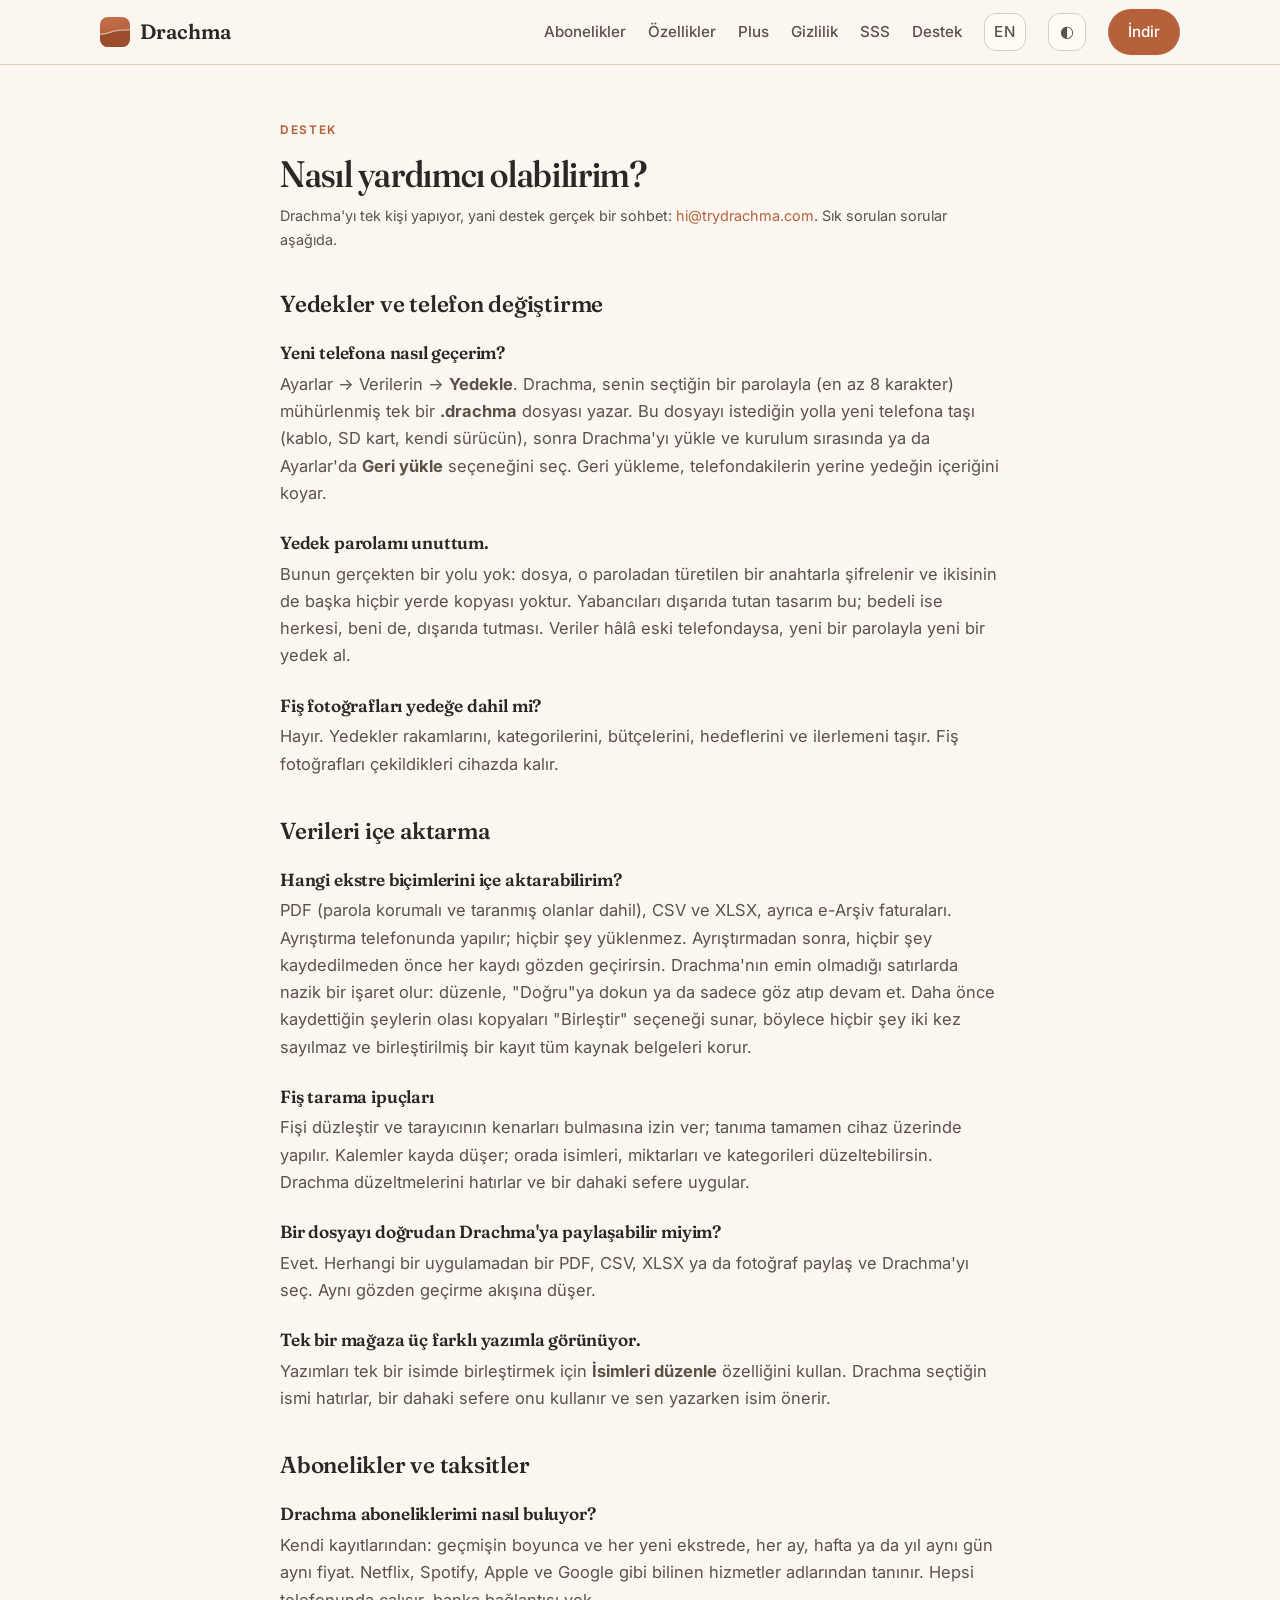
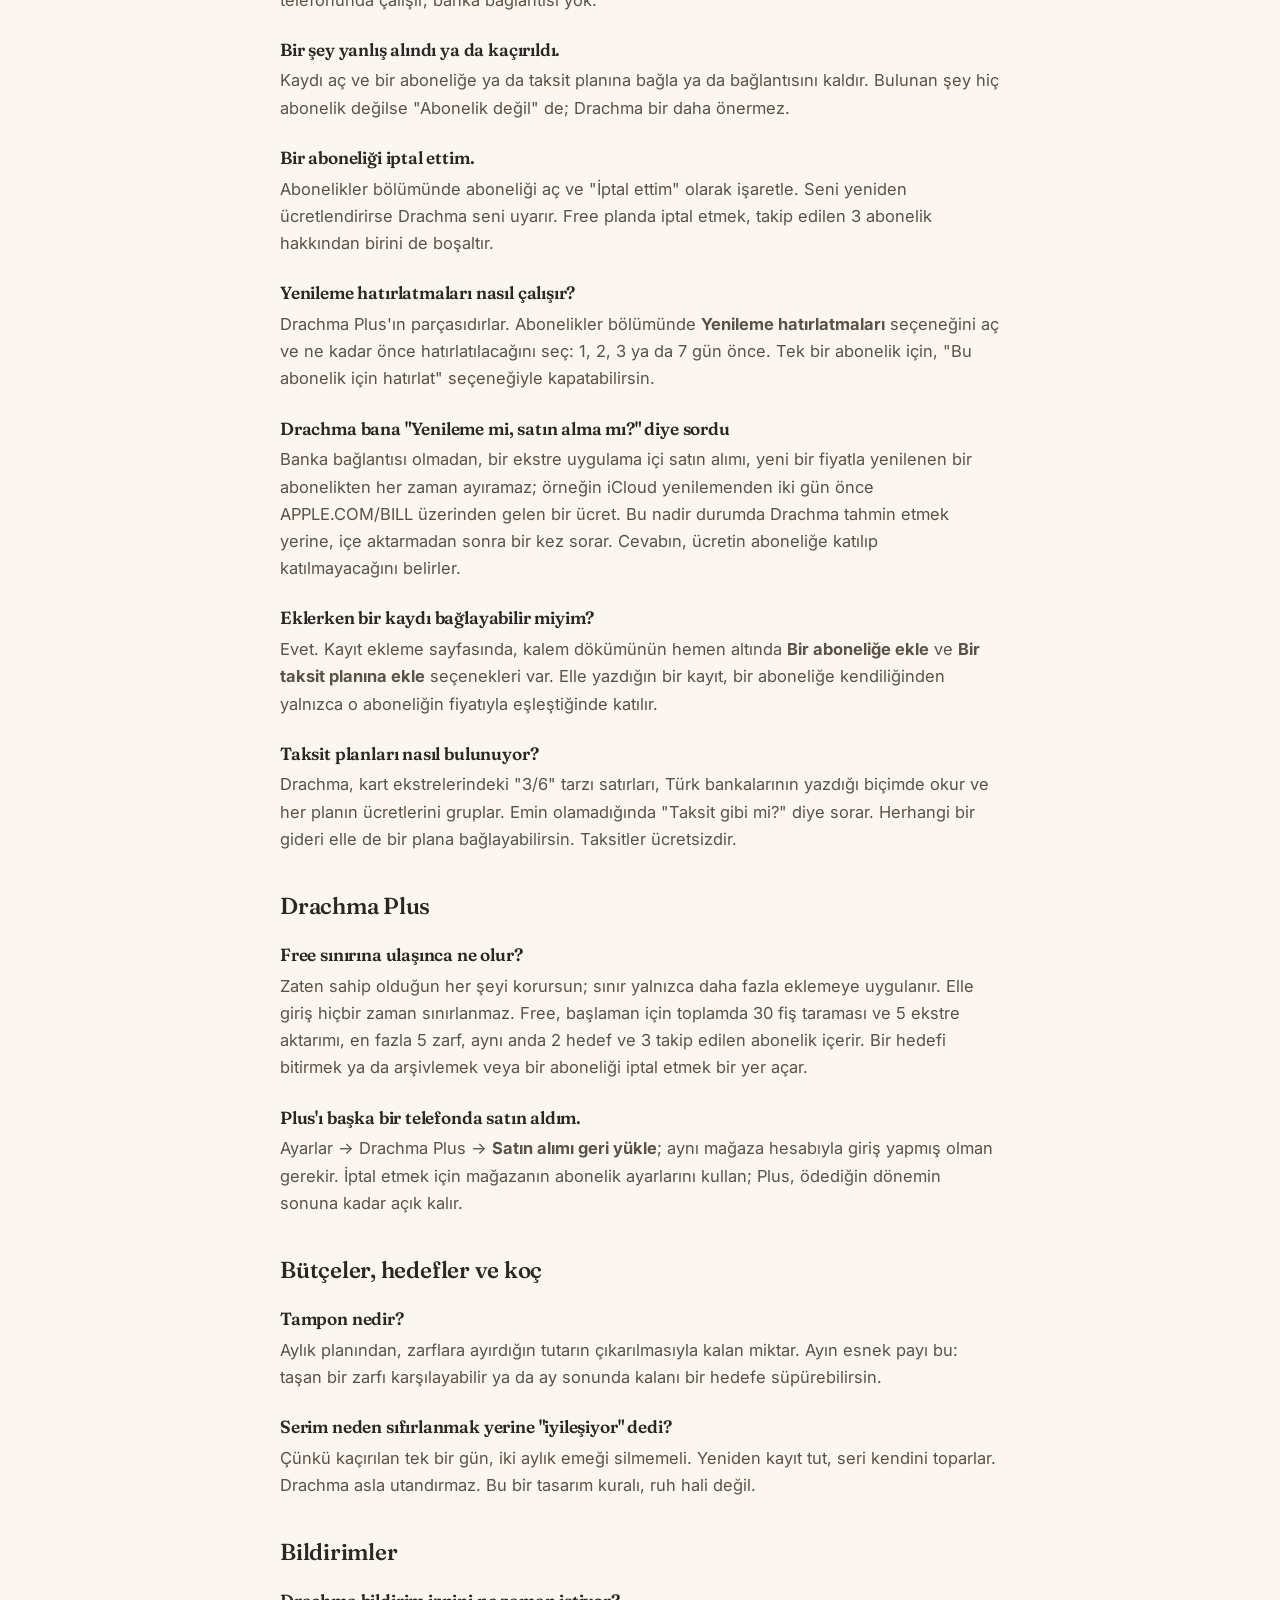
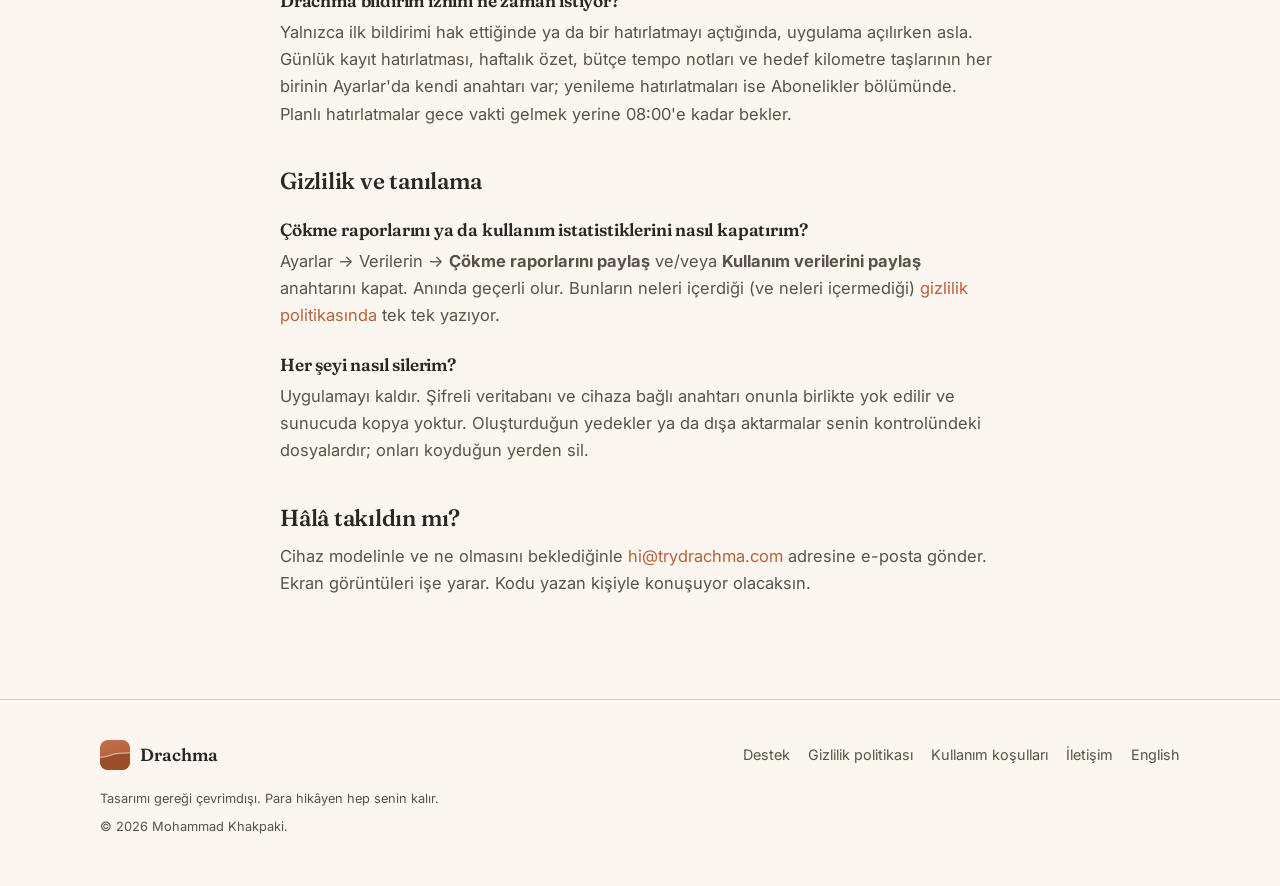
<file: tr/support.html>
<!DOCTYPE html>
<html lang="tr">
<head>
  <meta charset="utf-8">
  <meta name="viewport" content="width=device-width, initial-scale=1">
  <title>Destek · Drachma</title>
  <meta name="description" content="Drachma için yardım: yedekler ve telefon değiştirme, içe aktarma ve tarama, abonelikler ve taksitler, Drachma Plus, bütçeler, hedefler, bildirimler ve tanılama. Bir de e-posta atabileceğin gerçek bir kişi.">
  <link rel="canonical" href="https://trydrachma.com/tr/support">
  <link rel="alternate" hreflang="en" href="https://trydrachma.com/support">
  <link rel="alternate" hreflang="tr" href="https://trydrachma.com/tr/support">
  <link rel="alternate" hreflang="x-default" href="https://trydrachma.com/support">
  <meta name="theme-color" content="#FBF7F0">
  <link rel="icon" href="../assets/favicon.svg" type="image/svg+xml">
  <link rel="icon" href="../assets/icon-192.png" type="image/png" sizes="192x192">
  <link rel="apple-touch-icon" href="../assets/apple-touch-icon.png">
  <script>
    (function () {
      var p = new URLSearchParams(location.search), l = (p.get("lang") || "").toLowerCase(), saved = null;
      if (l !== "tr" && l !== "en") l = null;
      try { if (l) localStorage.setItem("drachma-lang", l); saved = localStorage.getItem("drachma-lang"); } catch (e) {}
      if (!l) l = saved;
      var had = p.has("lang"); p.delete("lang");
      var q = p.toString() ? "?" + p.toString() : "";
      if (l === "en") location.replace("../support.html" + q + location.hash);
      else if (had) history.replaceState(null, "", location.pathname + q + location.hash);
    })();
  </script>
  <link rel="stylesheet" href="../style.css">
  <script>
    (function () {
      var t = null;
      try { t = new URLSearchParams(location.search).get("theme") || localStorage.getItem("drachma-theme"); } catch (e) {}
      if (!t && window.matchMedia && window.matchMedia("(prefers-color-scheme: dark)").matches) t = "dark";
      if (t && t !== "light") document.documentElement.setAttribute("data-theme", t);
    })();
  </script>
</head>
<body>

<header class="site-header">
  <div class="container">
    <a class="brand" href="./">
      <img src="../assets/favicon.svg" alt="" width="30" height="30">
      Drachma
    </a>
    <nav class="site-nav">
      <a href="./#subscriptions">Abonelikler</a>
      <a class="nav-wide" href="./#features">Özellikler</a>
      <a href="./#plus">Plus</a>
      <a class="nav-wide" href="privacy.html">Gizlilik</a>
      <a href="./#faq">SSS</a>
      <a class="nav-wide" href="support.html">Destek</a>
      <a class="lang-toggle" href="../support.html?lang=en" hreflang="en" lang="en" title="English" aria-label="English">EN</a>
      <button class="theme-toggle" id="themeToggle" title="Tema: Açık / Koyu / OLED" aria-label="Temayı değiştir">◐</button>
      <a class="btn" href="../get/">İndir</a>
    </nav>
  </div>
</header>

<main class="doc">
  <header>
    <p class="eyebrow">Destek</p>
    <h1>Nasıl yardımcı olabilirim?</h1>
    <p class="meta">Drachma'yı tek kişi yapıyor, yani destek gerçek bir sohbet: <a href="mailto:hi@trydrachma.com">hi@trydrachma.com</a>. Sık sorulan sorular aşağıda.</p>
  </header>

  <h2>Yedekler ve telefon değiştirme</h2>
  <h3>Yeni telefona nasıl geçerim?</h3>
  <p>Ayarlar → Verilerin → <b>Yedekle</b>. Drachma, senin seçtiğin bir parolayla (en az 8 karakter) mühürlenmiş tek bir <b>.drachma</b> dosyası yazar. Bu dosyayı istediğin yolla yeni telefona taşı (kablo, SD kart, kendi sürücün), sonra Drachma'yı yükle ve kurulum sırasında ya da Ayarlar'da <b>Geri yükle</b> seçeneğini seç. Geri yükleme, telefondakilerin yerine yedeğin içeriğini koyar.</p>
  <h3>Yedek parolamı unuttum.</h3>
  <p>Bunun gerçekten bir yolu yok: dosya, o paroladan türetilen bir anahtarla şifrelenir ve ikisinin de başka hiçbir yerde kopyası yoktur. Yabancıları dışarıda tutan tasarım bu; bedeli ise herkesi, beni de, dışarıda tutması. Veriler hâlâ eski telefondaysa, yeni bir parolayla yeni bir yedek al.</p>
  <h3>Fiş fotoğrafları yedeğe dahil mi?</h3>
  <p>Hayır. Yedekler rakamlarını, kategorilerini, bütçelerini, hedeflerini ve ilerlemeni taşır. Fiş fotoğrafları çekildikleri cihazda kalır.</p>

  <h2>Verileri içe aktarma</h2>
  <h3>Hangi ekstre biçimlerini içe aktarabilirim?</h3>
  <p>PDF (parola korumalı ve taranmış olanlar dahil), CSV ve XLSX, ayrıca e-Arşiv faturaları. Ayrıştırma telefonunda yapılır; hiçbir şey yüklenmez. Ayrıştırmadan sonra, hiçbir şey kaydedilmeden önce her kaydı gözden geçirirsin. Drachma'nın emin olmadığı satırlarda nazik bir işaret olur: düzenle, "Doğru"ya dokun ya da sadece göz atıp devam et. Daha önce kaydettiğin şeylerin olası kopyaları "Birleştir" seçeneği sunar, böylece hiçbir şey iki kez sayılmaz ve birleştirilmiş bir kayıt tüm kaynak belgeleri korur.</p>
  <h3>Fiş tarama ipuçları</h3>
  <p>Fişi düzleştir ve tarayıcının kenarları bulmasına izin ver; tanıma tamamen cihaz üzerinde yapılır. Kalemler kayda düşer; orada isimleri, miktarları ve kategorileri düzeltebilirsin. Drachma düzeltmelerini hatırlar ve bir dahaki sefere uygular.</p>
  <h3>Bir dosyayı doğrudan Drachma'ya paylaşabilir miyim?</h3>
  <p>Evet. Herhangi bir uygulamadan bir PDF, CSV, XLSX ya da fotoğraf paylaş ve Drachma'yı seç. Aynı gözden geçirme akışına düşer.</p>

  <h3>Tek bir mağaza üç farklı yazımla görünüyor.</h3>
  <p>Yazımları tek bir isimde birleştirmek için <b>İsimleri düzenle</b> özelliğini kullan. Drachma seçtiğin ismi hatırlar, bir dahaki sefere onu kullanır ve sen yazarken isim önerir.</p>

  <h2>Abonelikler ve taksitler</h2>
  <h3>Drachma aboneliklerimi nasıl buluyor?</h3>
  <p>Kendi kayıtlarından: geçmişin boyunca ve her yeni ekstrede, her ay, hafta ya da yıl aynı gün aynı fiyat. Netflix, Spotify, Apple ve Google gibi bilinen hizmetler adlarından tanınır. Hepsi telefonunda çalışır, banka bağlantısı yok.</p>
  <h3>Bir şey yanlış alındı ya da kaçırıldı.</h3>
  <p>Kaydı aç ve bir aboneliğe ya da taksit planına bağla ya da bağlantısını kaldır. Bulunan şey hiç abonelik değilse "Abonelik değil" de; Drachma bir daha önermez.</p>
  <h3>Bir aboneliği iptal ettim.</h3>
  <p>Abonelikler bölümünde aboneliği aç ve "İptal ettim" olarak işaretle. Seni yeniden ücretlendirirse Drachma seni uyarır. Free planda iptal etmek, takip edilen 3 abonelik hakkından birini de boşaltır.</p>
  <h3>Yenileme hatırlatmaları nasıl çalışır?</h3>
  <p>Drachma Plus'ın parçasıdırlar. Abonelikler bölümünde <b>Yenileme hatırlatmaları</b> seçeneğini aç ve ne kadar önce hatırlatılacağını seç: 1, 2, 3 ya da 7 gün önce. Tek bir abonelik için, "Bu abonelik için hatırlat" seçeneğiyle kapatabilirsin.</p>
  <h3>Drachma bana "Yenileme mi, satın alma mı?" diye sordu</h3>
  <p>Banka bağlantısı olmadan, bir ekstre uygulama içi satın alımı, yeni bir fiyatla yenilenen bir abonelikten her zaman ayıramaz; örneğin iCloud yenilemenden iki gün önce APPLE.COM/BILL üzerinden gelen bir ücret. Bu nadir durumda Drachma tahmin etmek yerine, içe aktarmadan sonra bir kez sorar. Cevabın, ücretin aboneliğe katılıp katılmayacağını belirler.</p>
  <h3>Eklerken bir kaydı bağlayabilir miyim?</h3>
  <p>Evet. Kayıt ekleme sayfasında, kalem dökümünün hemen altında <b>Bir aboneliğe ekle</b> ve <b>Bir taksit planına ekle</b> seçenekleri var. Elle yazdığın bir kayıt, bir aboneliğe kendiliğinden yalnızca o aboneliğin fiyatıyla eşleştiğinde katılır.</p>
  <h3>Taksit planları nasıl bulunuyor?</h3>
  <p>Drachma, kart ekstrelerindeki "3/6" tarzı satırları, Türk bankalarının yazdığı biçimde okur ve her planın ücretlerini gruplar. Emin olamadığında "Taksit gibi mi?" diye sorar. Herhangi bir gideri elle de bir plana bağlayabilirsin. Taksitler ücretsizdir.</p>

  <h2>Drachma Plus</h2>
  <h3>Free sınırına ulaşınca ne olur?</h3>
  <p>Zaten sahip olduğun her şeyi korursun; sınır yalnızca daha fazla eklemeye uygulanır. Elle giriş hiçbir zaman sınırlanmaz. Free, başlaman için toplamda 30 fiş taraması ve 5 ekstre aktarımı, en fazla 5 zarf, aynı anda 2 hedef ve 3 takip edilen abonelik içerir. Bir hedefi bitirmek ya da arşivlemek veya bir aboneliği iptal etmek bir yer açar.</p>
  <h3>Plus'ı başka bir telefonda satın aldım.</h3>
  <p>Ayarlar → Drachma Plus → <b>Satın alımı geri yükle</b>; aynı mağaza hesabıyla giriş yapmış olman gerekir. İptal etmek için mağazanın abonelik ayarlarını kullan; Plus, ödediğin dönemin sonuna kadar açık kalır.</p>

  <h2>Bütçeler, hedefler ve koç</h2>
  <h3>Tampon nedir?</h3>
  <p>Aylık planından, zarflara ayırdığın tutarın çıkarılmasıyla kalan miktar. Ayın esnek payı bu: taşan bir zarfı karşılayabilir ya da ay sonunda kalanı bir hedefe süpürebilirsin.</p>
  <h3>Serim neden sıfırlanmak yerine "iyileşiyor" dedi?</h3>
  <p>Çünkü kaçırılan tek bir gün, iki aylık emeği silmemeli. Yeniden kayıt tut, seri kendini toparlar. Drachma asla utandırmaz. Bu bir tasarım kuralı, ruh hali değil.</p>

  <h2>Bildirimler</h2>
  <h3>Drachma bildirim iznini ne zaman istiyor?</h3>
  <p>Yalnızca ilk bildirimi hak ettiğinde ya da bir hatırlatmayı açtığında, uygulama açılırken asla. Günlük kayıt hatırlatması, haftalık özet, bütçe tempo notları ve hedef kilometre taşlarının her birinin Ayarlar'da kendi anahtarı var; yenileme hatırlatmaları ise Abonelikler bölümünde. Planlı hatırlatmalar gece vakti gelmek yerine 08:00'e kadar bekler.</p>

  <h2>Gizlilik ve tanılama</h2>
  <h3>Çökme raporlarını ya da kullanım istatistiklerini nasıl kapatırım?</h3>
  <p>Ayarlar → Verilerin → <b>Çökme raporlarını paylaş</b> ve/veya <b>Kullanım verilerini paylaş</b> anahtarını kapat. Anında geçerli olur. Bunların neleri içerdiği (ve neleri içermediği) <a href="privacy.html">gizlilik politikasında</a> tek tek yazıyor.</p>
  <h3>Her şeyi nasıl silerim?</h3>
  <p>Uygulamayı kaldır. Şifreli veritabanı ve cihaza bağlı anahtarı onunla birlikte yok edilir ve sunucuda kopya yoktur. Oluşturduğun yedekler ya da dışa aktarmalar senin kontrolündeki dosyalardır; onları koyduğun yerden sil.</p>

  <h2>Hâlâ takıldın mı?</h2>
  <p>Cihaz modelinle ve ne olmasını beklediğinle <a href="mailto:hi@trydrachma.com">hi@trydrachma.com</a> adresine e-posta gönder. Ekran görüntüleri işe yarar. Kodu yazan kişiyle konuşuyor olacaksın.</p>
</main>

<footer class="site-footer">
  <div class="container">
    <div class="footer-top">
      <a class="brand" href="./">
        <img src="../assets/favicon.svg" alt="" width="26" height="26">
        Drachma
      </a>
      <nav>
        <a href="support.html">Destek</a>
        <a href="privacy.html">Gizlilik politikası</a>
        <a href="terms.html">Kullanım koşulları</a>
        <a href="mailto:hi@trydrachma.com">İletişim</a>
        <a href="../support.html?lang=en" hreflang="en" lang="en">English</a>
      </nav>
    </div>
    <div class="footer-legal">
      <p>Tasarımı gereği çevrimdışı. Para hikâyen hep senin kalır.</p>
      <p>© 2026 Mohammad Khakpaki.</p>
    </div>
  </div>
</footer>

<script>
  (function () {
    var order = ["light", "dark", "oled"];
    var icons = { light: "◐", dark: "◑", oled: "●" };
    var btn = document.getElementById("themeToggle");
    function current() { return document.documentElement.getAttribute("data-theme") || "light"; }
    function apply(t) {
      if (t === "light") document.documentElement.removeAttribute("data-theme");
      else document.documentElement.setAttribute("data-theme", t);
      btn.textContent = icons[t];
      btn.title = "Tema: " + ({ light: "Açık", dark: "Koyu", oled: "OLED" })[t];
      try { localStorage.setItem("drachma-theme", t); } catch (e) {}
    }
    btn.textContent = icons[current()];
    btn.addEventListener("click", function () {
      apply(order[(order.indexOf(current()) + 1) % order.length]);
    });
  })();
</script>

<script>
  // A language switch replaces this page in history, so Back doesn't land on a page that redirects away.
  document.querySelectorAll("a[hreflang]").forEach(function (a) {
    a.addEventListener("click", function (e) {
      if (e.metaKey || e.ctrlKey || e.shiftKey || e.altKey || e.button) return;
      e.preventDefault();
      location.replace(a.href);
    });
  });
</script>

</body>
</html>
</file>
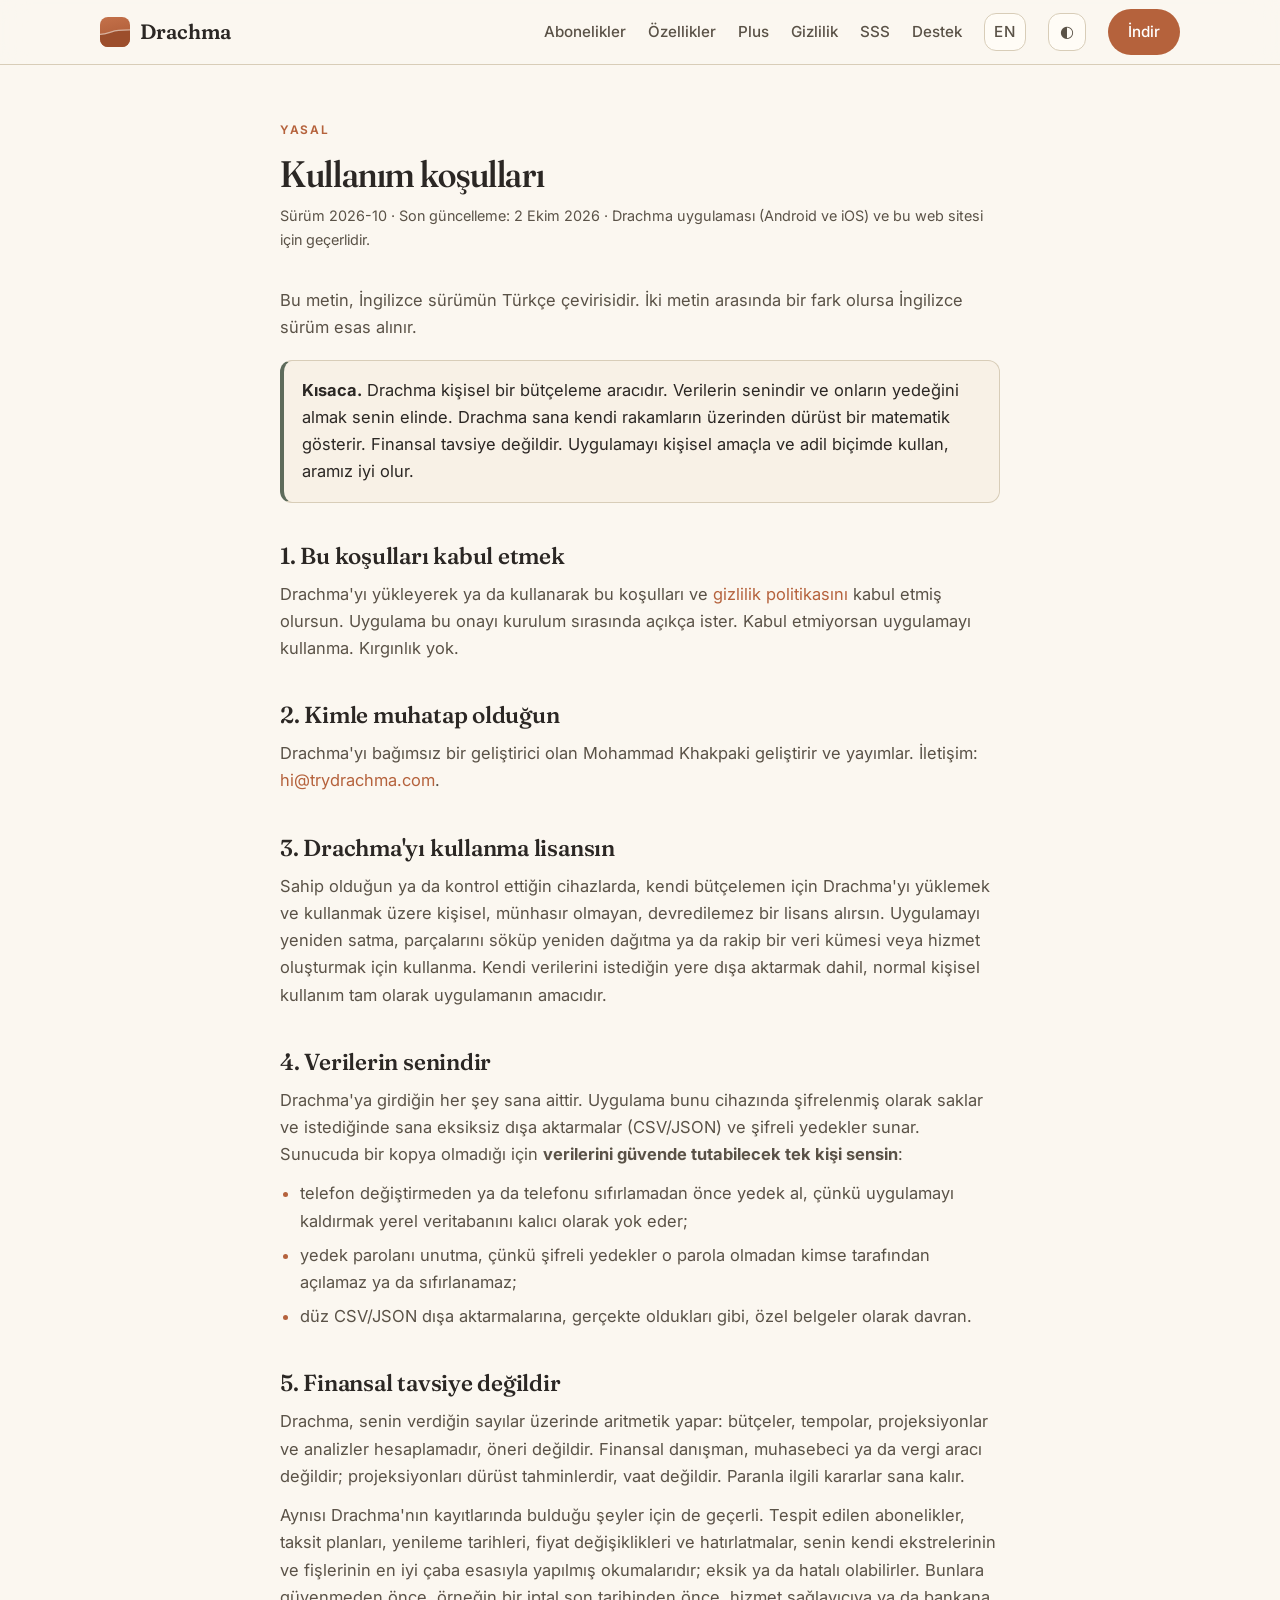
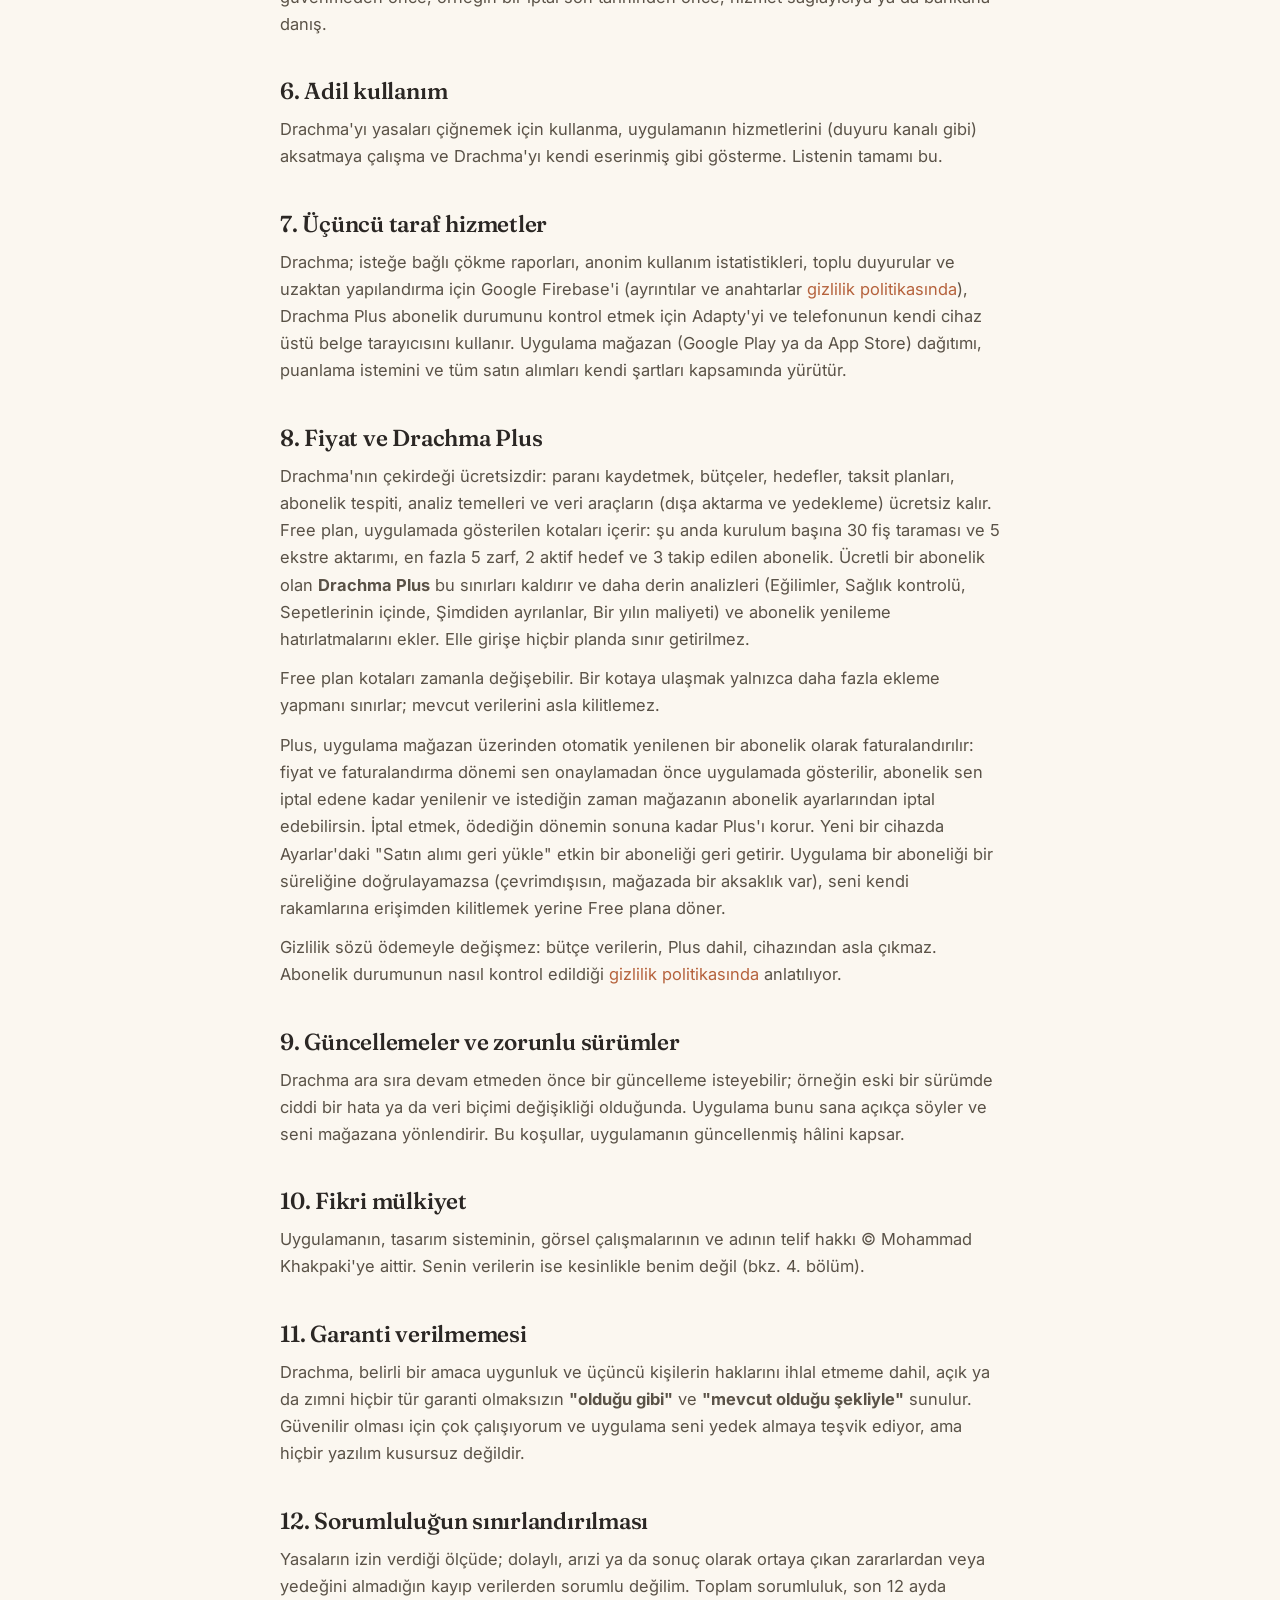
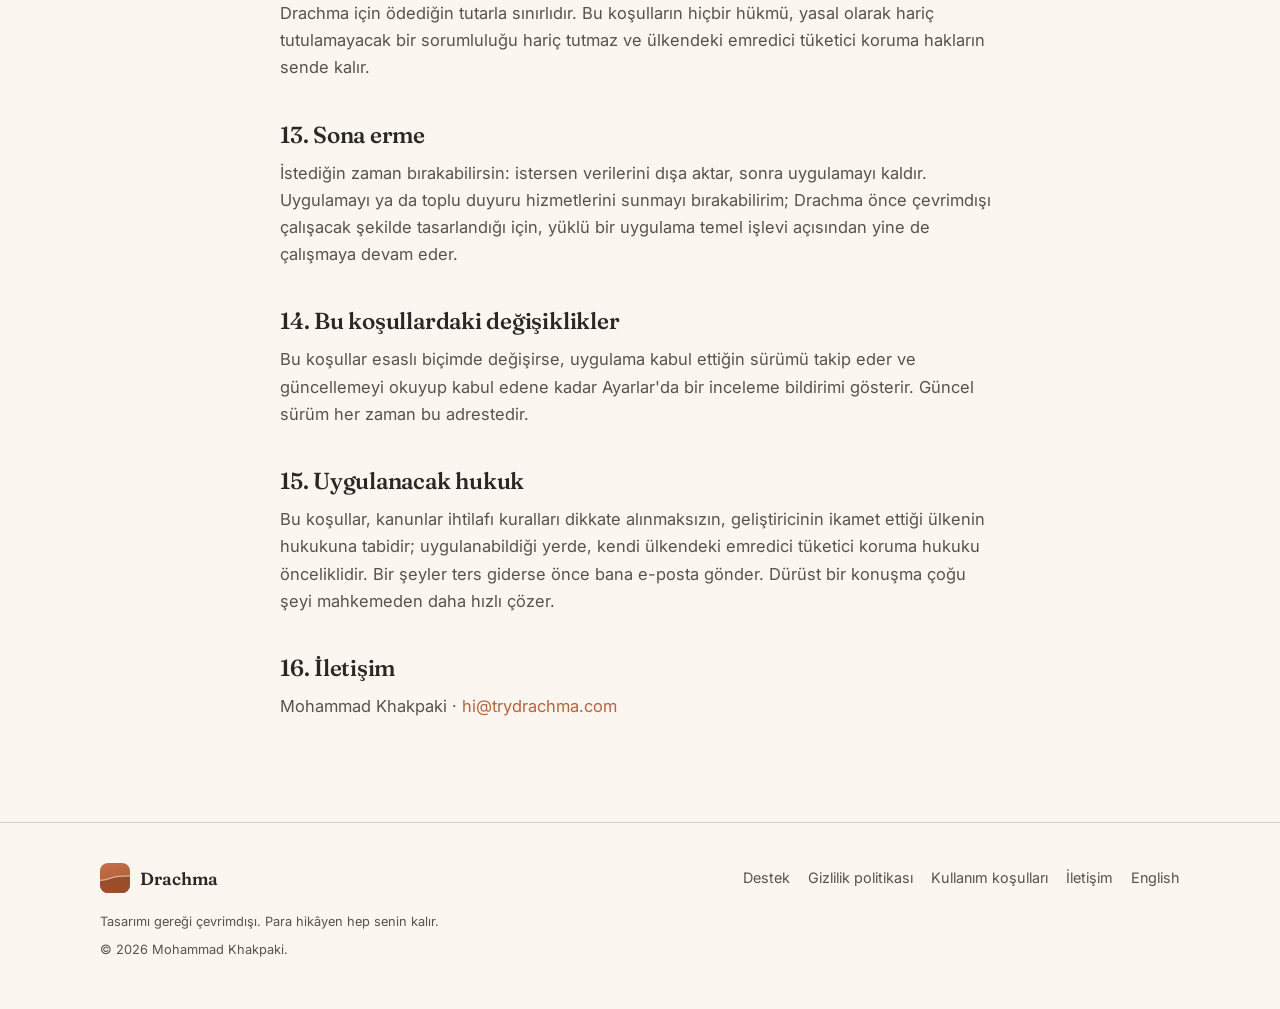
<file: tr/terms.html>
<!DOCTYPE html>
<html lang="tr">
<head>
  <meta charset="utf-8">
  <meta name="viewport" content="width=device-width, initial-scale=1">
  <title>Kullanım koşulları · Drachma</title>
  <meta name="description" content="Drachma'nın sade dille yazılmış kullanım koşulları: söz verdiğimiz gibi yaklaşık bir sayfa.">
  <link rel="canonical" href="https://trydrachma.com/tr/terms">
  <link rel="alternate" hreflang="en" href="https://trydrachma.com/terms">
  <link rel="alternate" hreflang="tr" href="https://trydrachma.com/tr/terms">
  <link rel="alternate" hreflang="x-default" href="https://trydrachma.com/terms">
  <meta name="theme-color" content="#FBF7F0">
  <link rel="icon" href="../assets/favicon.svg" type="image/svg+xml">
  <link rel="icon" href="../assets/icon-192.png" type="image/png" sizes="192x192">
  <link rel="apple-touch-icon" href="../assets/apple-touch-icon.png">
  <script>
    (function () {
      var p = new URLSearchParams(location.search), l = (p.get("lang") || "").toLowerCase(), saved = null;
      if (l !== "tr" && l !== "en") l = null;
      try { if (l) localStorage.setItem("drachma-lang", l); saved = localStorage.getItem("drachma-lang"); } catch (e) {}
      if (!l) l = saved;
      var had = p.has("lang"); p.delete("lang");
      var q = p.toString() ? "?" + p.toString() : "";
      if (l === "en") location.replace("../terms.html" + q + location.hash);
      else if (had) history.replaceState(null, "", location.pathname + q + location.hash);
    })();
  </script>
  <link rel="stylesheet" href="../style.css">
  <script>
    (function () {
      var t = null;
      try { t = new URLSearchParams(location.search).get("theme") || localStorage.getItem("drachma-theme"); } catch (e) {}
      if (!t && window.matchMedia && window.matchMedia("(prefers-color-scheme: dark)").matches) t = "dark";
      if (t && t !== "light") document.documentElement.setAttribute("data-theme", t);
    })();
  </script>
</head>
<body>

<header class="site-header">
  <div class="container">
    <a class="brand" href="./">
      <img src="../assets/favicon.svg" alt="" width="30" height="30">
      Drachma
    </a>
    <nav class="site-nav">
      <a href="./#subscriptions">Abonelikler</a>
      <a class="nav-wide" href="./#features">Özellikler</a>
      <a href="./#plus">Plus</a>
      <a class="nav-wide" href="privacy.html">Gizlilik</a>
      <a href="./#faq">SSS</a>
      <a class="nav-wide" href="support.html">Destek</a>
      <a class="lang-toggle" href="../terms.html?lang=en" hreflang="en" lang="en" title="English" aria-label="English">EN</a>
      <button class="theme-toggle" id="themeToggle" title="Tema: Açık / Koyu / OLED" aria-label="Temayı değiştir">◐</button>
      <a class="btn" href="../get/">İndir</a>
    </nav>
  </div>
</header>

<main class="doc">
  <header>
    <p class="eyebrow">Yasal</p>
    <h1>Kullanım koşulları</h1>
    <p class="meta">Sürüm 2026-10 · Son güncelleme: 2 Ekim 2026 · Drachma uygulaması (Android ve iOS) ve bu web sitesi için geçerlidir.</p>
  </header>
  <p class="meta">Bu metin, İngilizce sürümün Türkçe çevirisidir. İki metin arasında bir fark olursa İngilizce sürüm esas alınır.</p>

  <div class="callout">
    <p><b>Kısaca.</b> Drachma kişisel bir bütçeleme aracıdır. Verilerin senindir ve onların yedeğini almak senin elinde. Drachma sana kendi rakamların üzerinden dürüst bir matematik gösterir. Finansal tavsiye değildir. Uygulamayı kişisel amaçla ve adil biçimde kullan, aramız iyi olur.</p>
  </div>

  <h2>1. Bu koşulları kabul etmek</h2>
  <p>Drachma'yı yükleyerek ya da kullanarak bu koşulları ve <a href="privacy.html">gizlilik politikasını</a> kabul etmiş olursun. Uygulama bu onayı kurulum sırasında açıkça ister. Kabul etmiyorsan uygulamayı kullanma. Kırgınlık yok.</p>

  <h2>2. Kimle muhatap olduğun</h2>
  <p>Drachma'yı bağımsız bir geliştirici olan Mohammad Khakpaki geliştirir ve yayımlar. İletişim: <a href="mailto:hi@trydrachma.com">hi@trydrachma.com</a>.</p>

  <h2>3. Drachma'yı kullanma lisansın</h2>
  <p>Sahip olduğun ya da kontrol ettiğin cihazlarda, kendi bütçelemen için Drachma'yı yüklemek ve kullanmak üzere kişisel, münhasır olmayan, devredilemez bir lisans alırsın. Uygulamayı yeniden satma, parçalarını söküp yeniden dağıtma ya da rakip bir veri kümesi veya hizmet oluşturmak için kullanma. Kendi verilerini istediğin yere dışa aktarmak dahil, normal kişisel kullanım tam olarak uygulamanın amacıdır.</p>

  <h2>4. Verilerin senindir</h2>
  <p>Drachma'ya girdiğin her şey sana aittir. Uygulama bunu cihazında şifrelenmiş olarak saklar ve istediğinde sana eksiksiz dışa aktarmalar (CSV/JSON) ve şifreli yedekler sunar. Sunucuda bir kopya olmadığı için <b>verilerini güvende tutabilecek tek kişi sensin</b>:</p>
  <ul>
    <li>telefon değiştirmeden ya da telefonu sıfırlamadan önce yedek al, çünkü uygulamayı kaldırmak yerel veritabanını kalıcı olarak yok eder;</li>
    <li>yedek parolanı unutma, çünkü şifreli yedekler o parola olmadan kimse tarafından açılamaz ya da sıfırlanamaz;</li>
    <li>düz CSV/JSON dışa aktarmalarına, gerçekte oldukları gibi, özel belgeler olarak davran.</li>
  </ul>

  <h2>5. Finansal tavsiye değildir</h2>
  <p>Drachma, senin verdiğin sayılar üzerinde aritmetik yapar: bütçeler, tempolar, projeksiyonlar ve analizler hesaplamadır, öneri değildir. Finansal danışman, muhasebeci ya da vergi aracı değildir; projeksiyonları dürüst tahminlerdir, vaat değildir. Paranla ilgili kararlar sana kalır.</p>
  <p>Aynısı Drachma'nın kayıtlarında bulduğu şeyler için de geçerli. Tespit edilen abonelikler, taksit planları, yenileme tarihleri, fiyat değişiklikleri ve hatırlatmalar, senin kendi ekstrelerinin ve fişlerinin en iyi çaba esasıyla yapılmış okumalarıdır; eksik ya da hatalı olabilirler. Bunlara güvenmeden önce, örneğin bir iptal son tarihinden önce, hizmet sağlayıcıya ya da bankana danış.</p>

  <h2>6. Adil kullanım</h2>
  <p>Drachma'yı yasaları çiğnemek için kullanma, uygulamanın hizmetlerini (duyuru kanalı gibi) aksatmaya çalışma ve Drachma'yı kendi eserinmiş gibi gösterme. Listenin tamamı bu.</p>

  <h2>7. Üçüncü taraf hizmetler</h2>
  <p>Drachma; isteğe bağlı çökme raporları, anonim kullanım istatistikleri, toplu duyurular ve uzaktan yapılandırma için Google Firebase'i (ayrıntılar ve anahtarlar <a href="privacy.html">gizlilik politikasında</a>), Drachma Plus abonelik durumunu kontrol etmek için Adapty'yi ve telefonunun kendi cihaz üstü belge tarayıcısını kullanır. Uygulama mağazan (Google Play ya da App Store) dağıtımı, puanlama istemini ve tüm satın alımları kendi şartları kapsamında yürütür.</p>

  <h2>8. Fiyat ve Drachma Plus</h2>
  <p>Drachma'nın çekirdeği ücretsizdir: paranı kaydetmek, bütçeler, hedefler, taksit planları, abonelik tespiti, analiz temelleri ve veri araçların (dışa aktarma ve yedekleme) ücretsiz kalır. Free plan, uygulamada gösterilen kotaları içerir: şu anda kurulum başına 30 fiş taraması ve 5 ekstre aktarımı, en fazla 5 zarf, 2 aktif hedef ve 3 takip edilen abonelik. Ücretli bir abonelik olan <b>Drachma Plus</b> bu sınırları kaldırır ve daha derin analizleri (Eğilimler, Sağlık kontrolü, Sepetlerinin içinde, Şimdiden ayrılanlar, Bir yılın maliyeti) ve abonelik yenileme hatırlatmalarını ekler. Elle girişe hiçbir planda sınır getirilmez.</p>
  <p>Free plan kotaları zamanla değişebilir. Bir kotaya ulaşmak yalnızca daha fazla ekleme yapmanı sınırlar; mevcut verilerini asla kilitlemez.</p>
  <p>Plus, uygulama mağazan üzerinden otomatik yenilenen bir abonelik olarak faturalandırılır: fiyat ve faturalandırma dönemi sen onaylamadan önce uygulamada gösterilir, abonelik sen iptal edene kadar yenilenir ve istediğin zaman mağazanın abonelik ayarlarından iptal edebilirsin. İptal etmek, ödediğin dönemin sonuna kadar Plus'ı korur. Yeni bir cihazda Ayarlar'daki "Satın alımı geri yükle" etkin bir aboneliği geri getirir. Uygulama bir aboneliği bir süreliğine doğrulayamazsa (çevrimdışısın, mağazada bir aksaklık var), seni kendi rakamlarına erişimden kilitlemek yerine Free plana döner.</p>
  <p>Gizlilik sözü ödemeyle değişmez: bütçe verilerin, Plus dahil, cihazından asla çıkmaz. Abonelik durumunun nasıl kontrol edildiği <a href="privacy.html">gizlilik politikasında</a> anlatılıyor.</p>

  <h2>9. Güncellemeler ve zorunlu sürümler</h2>
  <p>Drachma ara sıra devam etmeden önce bir güncelleme isteyebilir; örneğin eski bir sürümde ciddi bir hata ya da veri biçimi değişikliği olduğunda. Uygulama bunu sana açıkça söyler ve seni mağazana yönlendirir. Bu koşullar, uygulamanın güncellenmiş hâlini kapsar.</p>

  <h2>10. Fikri mülkiyet</h2>
  <p>Uygulamanın, tasarım sisteminin, görsel çalışmalarının ve adının telif hakkı © Mohammad Khakpaki'ye aittir. Senin verilerin ise kesinlikle benim değil (bkz. 4. bölüm).</p>

  <h2>11. Garanti verilmemesi</h2>
  <p>Drachma, belirli bir amaca uygunluk ve üçüncü kişilerin haklarını ihlal etmeme dahil, açık ya da zımni hiçbir tür garanti olmaksızın <b>"olduğu gibi"</b> ve <b>"mevcut olduğu şekliyle"</b> sunulur. Güvenilir olması için çok çalışıyorum ve uygulama seni yedek almaya teşvik ediyor, ama hiçbir yazılım kusursuz değildir.</p>

  <h2>12. Sorumluluğun sınırlandırılması</h2>
  <p>Yasaların izin verdiği ölçüde; dolaylı, arızi ya da sonuç olarak ortaya çıkan zararlardan veya yedeğini almadığın kayıp verilerden sorumlu değilim. Toplam sorumluluk, son 12 ayda Drachma için ödediğin tutarla sınırlıdır. Bu koşulların hiçbir hükmü, yasal olarak hariç tutulamayacak bir sorumluluğu hariç tutmaz ve ülkendeki emredici tüketici koruma hakların sende kalır.</p>

  <h2>13. Sona erme</h2>
  <p>İstediğin zaman bırakabilirsin: istersen verilerini dışa aktar, sonra uygulamayı kaldır. Uygulamayı ya da toplu duyuru hizmetlerini sunmayı bırakabilirim; Drachma önce çevrimdışı çalışacak şekilde tasarlandığı için, yüklü bir uygulama temel işlevi açısından yine de çalışmaya devam eder.</p>

  <h2>14. Bu koşullardaki değişiklikler</h2>
  <p>Bu koşullar esaslı biçimde değişirse, uygulama kabul ettiğin sürümü takip eder ve güncellemeyi okuyup kabul edene kadar Ayarlar'da bir inceleme bildirimi gösterir. Güncel sürüm her zaman bu adrestedir.</p>

  <h2>15. Uygulanacak hukuk</h2>
  <p>Bu koşullar, kanunlar ihtilafı kuralları dikkate alınmaksızın, geliştiricinin ikamet ettiği ülkenin hukukuna tabidir; uygulanabildiği yerde, kendi ülkendeki emredici tüketici koruma hukuku önceliklidir. Bir şeyler ters giderse önce bana e-posta gönder. Dürüst bir konuşma çoğu şeyi mahkemeden daha hızlı çözer.</p>

  <h2>16. İletişim</h2>
  <p>Mohammad Khakpaki · <a href="mailto:hi@trydrachma.com">hi@trydrachma.com</a></p>
</main>

<footer class="site-footer">
  <div class="container">
    <div class="footer-top">
      <a class="brand" href="./">
        <img src="../assets/favicon.svg" alt="" width="26" height="26">
        Drachma
      </a>
      <nav>
        <a href="support.html">Destek</a>
        <a href="privacy.html">Gizlilik politikası</a>
        <a href="terms.html">Kullanım koşulları</a>
        <a href="mailto:hi@trydrachma.com">İletişim</a>
        <a href="../terms.html?lang=en" hreflang="en" lang="en">English</a>
      </nav>
    </div>
    <div class="footer-legal">
      <p>Tasarımı gereği çevrimdışı. Para hikâyen hep senin kalır.</p>
      <p>© 2026 Mohammad Khakpaki.</p>
    </div>
  </div>
</footer>

<script>
  (function () {
    var order = ["light", "dark", "oled"];
    var icons = { light: "◐", dark: "◑", oled: "●" };
    var btn = document.getElementById("themeToggle");
    function current() { return document.documentElement.getAttribute("data-theme") || "light"; }
    function apply(t) {
      if (t === "light") document.documentElement.removeAttribute("data-theme");
      else document.documentElement.setAttribute("data-theme", t);
      btn.textContent = icons[t];
      btn.title = "Tema: " + ({ light: "Açık", dark: "Koyu", oled: "OLED" })[t];
      try { localStorage.setItem("drachma-theme", t); } catch (e) {}
    }
    btn.textContent = icons[current()];
    btn.addEventListener("click", function () {
      apply(order[(order.indexOf(current()) + 1) % order.length]);
    });
  })();
</script>

<script>
  // A language switch replaces this page in history, so Back doesn't land on a page that redirects away.
  document.querySelectorAll("a[hreflang]").forEach(function (a) {
    a.addEventListener("click", function (e) {
      if (e.metaKey || e.ctrlKey || e.shiftKey || e.altKey || e.button) return;
      e.preventDefault();
      location.replace(a.href);
    });
  });
</script>

</body>
</html>
</file>
<file: style.css>
/* ============================================================
   Drachma product site: Hearth design system ("Terracotta & Sage")
   Tokens transcribed from the app's designsystem/theme/*.kt.
   Never pure white surfaces; pure black only as the OLED background.
   ============================================================ */

@font-face {
  font-family: "Fraunces";
  src: url("assets/fonts/fraunces_variable.ttf") format("truetype-variations");
  font-weight: 100 900;
  font-display: swap;
}
@font-face {
  font-family: "Inter";
  src: url("assets/fonts/inter_variable.ttf") format("truetype-variations");
  font-weight: 100 900;
  font-display: swap;
}

:root {
  /* Hearth Light */
  --bg: #FBF7F0;
  --on-bg: #2B2724;
  --surface: #FFFCF6;
  --on-surface: #2B2724;
  --surface-low: #F8F1E6;
  --surface-container: #F3ECE0;
  --surface-high: #EFE7D9;
  --surface-variant: #EDE4D3;
  --on-variant: #5A5247;
  --outline: #B8AC97;
  --outline-variant: #D8CDB8;
  --primary: #B5623C;
  --on-primary: #FFFFFF;
  --primary-container: #F6D9C9;
  --on-primary-container: #3A1B0C;
  --secondary: #5E6B5B;
  --on-secondary: #FFFFFF;
  --secondary-container: #DBE3D3;
  --on-secondary-container: #1B2419;
  --tertiary: #B07A00;
  --tertiary-container: #F7E4B0;
  --on-tertiary-container: #3A2800;
  --money-positive: #3E6B4F;
  --budget-safe: #3E6B4F;
  --budget-warning: #B07A00;
  --budget-over: #B5623C;
  --budget-track: #EDE4D3;
  --celebrate-gold: #E6B333;
  --celebrate-glow: #F7E4B0;
  --shadow: 0 1px 2px rgba(43, 39, 36, .06), 0 4px 16px rgba(43, 39, 36, .07);
  --shadow-lift: 0 2px 6px rgba(43, 39, 36, .08), 0 14px 40px rgba(43, 39, 36, .12);
}

[data-theme="dark"] {
  --bg: #1C1814;
  --on-bg: #EFE7DA;
  --surface: #241F19;
  --on-surface: #EFE7DA;
  --surface-low: #1F1B15;
  --surface-container: #2E271F;
  --surface-high: #383026;
  --surface-variant: #332C22;
  --on-variant: #CFC4B2;
  --outline: #8A7E6C;
  --outline-variant: #4A4235;
  --primary: #E8A583;
  --on-primary: #3A1B0C;
  --primary-container: #7A3F22;
  --on-primary-container: #F6D9C9;
  --secondary: #A9B89E;
  --on-secondary: #1B2419;
  --secondary-container: #3D4739;
  --on-secondary-container: #DBE3D3;
  --tertiary: #E6C15A;
  --tertiary-container: #6E5300;
  --on-tertiary-container: #F7E4B0;
  --money-positive: #9CC7A6;
  --budget-safe: #9CC7A6;
  --budget-warning: #E6C15A;
  --budget-over: #E8A583;
  --budget-track: #332C22;
  --celebrate-gold: #E6C15A;
  --celebrate-glow: #6E5300;
  --shadow: 0 1px 2px rgba(0, 0, 0, .25), 0 4px 16px rgba(0, 0, 0, .3);
  --shadow-lift: 0 2px 6px rgba(0, 0, 0, .3), 0 14px 40px rgba(0, 0, 0, .45);
}

/* True-black variant for OLED, the app's third theme; the only intentional #000. */
[data-theme="oled"] {
  --bg: #000000;
  --on-bg: #EFE7DA;
  --surface: #17130F;
  --on-surface: #EFE7DA;
  --surface-low: #100D0A;
  --surface-container: #201A14;
  --surface-high: #2A231B;
  --surface-variant: #241E17;
  --on-variant: #CFC4B2;
  --outline: #8A7E6C;
  --outline-variant: #40382C;
  --primary: #E8A583;
  --on-primary: #3A1B0C;
  --primary-container: #7A3F22;
  --on-primary-container: #F6D9C9;
  --secondary: #A9B89E;
  --on-secondary: #1B2419;
  --secondary-container: #3D4739;
  --on-secondary-container: #DBE3D3;
  --tertiary: #E6C15A;
  --tertiary-container: #6E5300;
  --on-tertiary-container: #F7E4B0;
  --money-positive: #9CC7A6;
  --budget-safe: #9CC7A6;
  --budget-warning: #E6C15A;
  --budget-over: #E8A583;
  --budget-track: #241E17;
  --celebrate-gold: #E6C15A;
  --celebrate-glow: #6E5300;
  --shadow: 0 1px 2px rgba(0, 0, 0, .4), 0 4px 16px rgba(0, 0, 0, .5);
  --shadow-lift: 0 2px 6px rgba(0, 0, 0, .5), 0 14px 40px rgba(0, 0, 0, .6);
}

/* ---------- Base ---------- */

* { box-sizing: border-box; margin: 0; padding: 0; }

html { scroll-behavior: smooth; }

body {
  font-family: "Inter", system-ui, -apple-system, "Segoe UI", sans-serif;
  font-size: 16.5px;
  line-height: 1.65;
  color: var(--on-bg);
  background: var(--bg);
  -webkit-font-smoothing: antialiased;
  transition: background .35s ease, color .35s ease;
}

::selection { background: var(--primary-container); color: var(--on-primary-container); }

.display, h1, h2, h3 {
  font-family: "Fraunces", Georgia, serif;
  font-weight: 560;
  line-height: 1.12;
  letter-spacing: -0.01em;
  text-wrap: balance;
}
/* Named Fraunces instances from Type.kt */
h1, .display  { font-variation-settings: "opsz" 144, "SOFT" 40, "WONK" 0; }
h2            { font-variation-settings: "opsz" 48, "SOFT" 30, "WONK" 0; }
h3, .title    { font-variation-settings: "opsz" 40, "SOFT" 60, "WONK" 0; font-weight: 600; }

h1 { font-size: clamp(2.5rem, 6.5vw, 4.15rem); }
h2 { font-size: clamp(1.8rem, 3.6vw, 2.5rem); }
h3 { font-size: 1.22rem; }

p  { color: var(--on-variant); }

a { color: var(--primary); text-decoration: none; }
a:hover { text-decoration: underline; }

a:focus-visible, button:focus-visible, summary:focus-visible {
  outline: 2px solid var(--primary);
  outline-offset: 3px;
  border-radius: 6px;
}

.numeric {
  font-family: "Inter", system-ui, sans-serif;
  font-feature-settings: "tnum" 1, "lnum" 1;
  font-variant-numeric: tabular-nums lining-nums;
}

.eyebrow {
  font-size: .74rem;
  font-weight: 650;
  letter-spacing: .14em;
  text-transform: uppercase;
  color: var(--primary);
}

.container { max-width: 1120px; margin: 0 auto; padding: 0 20px; }

section { padding: 72px 0; }

/* anchored sections land below the sticky header */
[id] { scroll-margin-top: 84px; }

/* ---------- Header ---------- */

.site-header {
  position: sticky;
  top: 0;
  z-index: 50;
  background: var(--bg);
  background: color-mix(in srgb, var(--bg) 82%, transparent);
  backdrop-filter: blur(14px);
  -webkit-backdrop-filter: blur(14px);
  border-bottom: 1px solid var(--outline-variant);
}
.site-header .container {
  display: flex;
  align-items: center;
  gap: 28px;
  height: 64px;
}
.brand {
  display: flex;
  align-items: center;
  gap: 10px;
  font-family: "Fraunces", Georgia, serif;
  font-variation-settings: "opsz" 40, "SOFT" 60, "WONK" 0;
  font-weight: 600;
  font-size: 1.3rem;
  color: var(--on-bg);
}
.brand:hover { text-decoration: none; }
.brand img, .brand svg { width: 30px; height: 30px; border-radius: 8px; }

.site-nav { display: flex; gap: 22px; margin-left: auto; align-items: center; }
.site-nav a { color: var(--on-variant); font-size: .95rem; font-weight: 500; }
.site-nav a:hover { color: var(--on-bg); text-decoration: none; }
.site-nav a.btn, .site-nav a.btn:hover { color: var(--on-primary); }

.theme-toggle {
  border: 1px solid var(--outline-variant);
  background: var(--surface);
  color: var(--on-variant);
  flex: 0 0 auto;
  width: 38px; height: 38px;
  border-radius: 12px;
  cursor: pointer;
  font-size: 1rem;
  line-height: 1;
  display: grid; place-items: center;
}
.theme-toggle:hover { background: var(--surface-container); }

.lang-toggle {
  flex: 0 0 auto;
  min-width: 38px; height: 38px; padding: 0 9px;
  display: grid; place-items: center;
  border: 1px solid var(--outline-variant);
  border-radius: 12px;
  background: var(--surface);
  font-size: .78rem; font-weight: 700; letter-spacing: .06em;
}
.site-nav a.lang-toggle { color: var(--on-variant); }
.site-nav a.lang-toggle:hover { background: var(--surface-container); color: var(--on-bg); }

.btn {
  display: inline-flex;
  align-items: center;
  justify-content: center;
  gap: 8px;
  background: var(--primary);
  color: var(--on-primary);
  font-weight: 600;
  font-size: .95rem;
  padding: 10px 20px;
  border-radius: 999px;
  white-space: nowrap;
  transition: transform .15s ease, box-shadow .15s ease;
}
.site-nav a.btn { flex: 0 0 auto; }
.btn:hover { text-decoration: none; transform: translateY(-1px); box-shadow: var(--shadow); }
.btn.ghost {
  background: transparent;
  color: var(--primary);
  border: 1.5px solid var(--outline-variant);
}

/* ---------- Hero ---------- */

.hero { padding: 84px 0 40px; overflow: hidden; }
.hero .container {
  display: grid;
  grid-template-columns: 1.15fr .85fr;
  gap: 48px;
  align-items: center;
}
.hero-copy .eyebrow { margin-bottom: 18px; }
.hero-copy h1 { margin-bottom: 22px; }
.hero-copy .lede { font-size: 1.16rem; max-width: 34em; margin-bottom: 30px; }

.store-badges { display: flex; align-items: center; gap: 14px; flex-wrap: wrap; }
.store-badges img { height: 52px; width: auto; display: block; }
.store-badges a { display: block; border-radius: 8px; transition: transform .15s ease; }
.store-badges a:hover { transform: translateY(-2px); }
.badge-note { margin-top: 12px; font-size: .84rem; color: var(--on-variant); }

/* ---------- Phone mockup ---------- */

.phone-wrap { display: flex; justify-content: center; }
.phone {
  width: 320px;
  border-radius: 44px;
  padding: 12px;
  background: var(--on-bg);
  box-shadow: var(--shadow-lift);
}
.phone-screen {
  border-radius: 34px;
  overflow: hidden;
  background: var(--bg);
  border: 1px solid var(--outline-variant);
  font-size: 13px;
}
.ps-status {
  display: flex; justify-content: space-between;
  padding: 12px 18px 4px;
  font-size: 11px; font-weight: 600; color: var(--on-variant);
}
.ps-body { padding: 8px 14px 14px; display: grid; gap: 10px; }
.ps-greet { display: flex; align-items: center; justify-content: space-between; padding: 2px 4px; }
.ps-greet .g-title { font-family: "Fraunces", Georgia, serif; font-variation-settings: "opsz" 40, "SOFT" 60; font-weight: 600; font-size: 17px; color: var(--on-bg); }
.ps-greet .g-sub { font-size: 11px; color: var(--on-variant); }
.ps-avatar {
  width: 30px; height: 30px; border-radius: 50%;
  background: var(--secondary-container); color: var(--on-secondary-container);
  display: grid; place-items: center; font-size: 12px; font-weight: 700;
}
.ps-card {
  background: var(--surface);
  border: 1px solid var(--outline-variant);
  border-radius: 18px;
  padding: 12px 14px;
}
.ps-label { font-size: 10px; font-weight: 650; letter-spacing: .12em; text-transform: uppercase; color: var(--on-variant); }
.ps-amount { font-size: 26px; font-weight: 700; color: var(--on-bg); margin: 2px 0 0; }
.ps-sub { font-size: 11px; color: var(--on-variant); }
.ps-bar {
  height: 8px; border-radius: 999px; background: var(--budget-track);
  margin-top: 8px; position: relative; overflow: hidden;
}
.ps-bar > i { position: absolute; inset: 0 auto 0 0; border-radius: 999px; background: var(--budget-safe); }
.ps-bar.warn > i { background: var(--budget-warning); }
.ps-row { display: flex; align-items: center; gap: 10px; }
.ps-ring { flex-shrink: 0; }
.ps-goal-name { font-weight: 600; font-size: 13px; color: var(--on-bg); }
.ps-flame { font-size: 15px; }
.ps-dots { display: flex; gap: 4px; margin-top: 6px; flex-shrink: 0; }
.ps-dots i {
  width: 8px; height: 8px; border-radius: 50%;
  background: var(--secondary);
}
.ps-nowrap { white-space: nowrap; }
.ps-sym {
  width: 34px; height: 34px; border-radius: 11px; flex-shrink: 0;
  display: grid; place-items: center;
  background: var(--primary-container); color: var(--on-primary-container);
}
.ps-strong { color: var(--on-bg); font-weight: 700; }
.ps-up { color: var(--budget-warning); font-weight: 600; margin-top: 2px; }
.ps-dots i.off { background: var(--budget-track); }
.ps-mini { display: flex; justify-content: space-between; align-items: baseline; font-size: 12px; margin-top: 7px; }
.ps-mini .n { color: var(--on-bg); font-weight: 550; }
.ps-mini .v { color: var(--on-variant); }
.ps-tabs {
  display: flex; align-items: center; justify-content: space-around;
  border-top: 1px solid var(--outline-variant);
  background: var(--surface);
  padding: 9px 6px 12px;
  font-size: 9.5px; color: var(--on-variant); text-align: center;
  position: relative;
}
.ps-tab { display: grid; gap: 2px; justify-items: center; min-width: 44px; }
.ps-tab svg { width: 18px; height: 18px; }
.ps-tab.active { color: var(--primary); font-weight: 650; }
.ps-fab {
  width: 44px; height: 44px; border-radius: 50%;
  background: var(--primary); color: var(--on-primary);
  display: grid; place-items: center;
  font-size: 22px; font-weight: 500;
  margin-top: -26px;
  box-shadow: var(--shadow);
}

/* ---------- Trust strip ---------- */

.trust { padding: 34px 0 8px; }
.trust-grid {
  display: grid;
  grid-template-columns: repeat(4, 1fr);
  gap: 14px;
}
.trust-item {
  display: flex; align-items: center; gap: 10px;
  font-weight: 600; font-size: .93rem; color: var(--on-bg);
  background: var(--surface-low);
  border: 1px solid var(--outline-variant);
  border-radius: 16px;
  padding: 13px 16px;
}
.trust-item svg { flex-shrink: 0; color: var(--secondary); }

/* ---------- Features ---------- */

.features h2 { margin: 10px 0 10px; }
.features .section-lede { max-width: 40em; margin-bottom: 40px; }
.feature-grid {
  display: grid;
  grid-template-columns: repeat(3, 1fr);
  gap: 18px;
}
.feature {
  background: var(--surface);
  border: 1px solid var(--outline-variant);
  border-radius: 22px;
  padding: 26px 24px;
  display: flex;
  flex-direction: column;
  gap: 12px;
}
.feature .f-icon {
  width: 46px; height: 46px;
  border-radius: 14px;
  display: grid; place-items: center;
}
.feature .f-icon.terracotta { background: var(--primary-container); color: var(--on-primary-container); }
.feature .f-icon.sage { background: var(--secondary-container); color: var(--on-secondary-container); }
.feature .f-icon.honey { background: var(--tertiary-container); color: var(--on-tertiary-container); }
.feature p { font-size: .95rem; }
.feature .f-quote {
  margin-top: auto;
  font-size: .88rem;
  font-style: italic;
  color: var(--secondary);
}

.chips { display: flex; flex-wrap: wrap; gap: 10px; margin-top: 34px; }
.chip {
  display: inline-flex; align-items: center; gap: 7px;
  background: var(--surface-container);
  color: var(--on-variant);
  border: 1px solid var(--outline-variant);
  font-size: .87rem; font-weight: 550;
  padding: 7px 15px;
  border-radius: 999px;
}
.chip svg { color: var(--secondary); }

/* ---------- New-release pill (hero) ---------- */

.new-pill {
  display: inline-flex; align-items: center; gap: 9px;
  margin-bottom: 18px;
  padding: 5px 14px 5px 5px;
  border-radius: 999px;
  background: var(--surface);
  border: 1px solid var(--outline-variant);
  color: var(--on-bg);
  font-size: .88rem; font-weight: 550;
}
.new-pill:hover { text-decoration: none; border-color: var(--outline); }
.new-pill .tag {
  background: var(--primary); color: var(--on-primary);
  font-size: .72rem; font-weight: 700; letter-spacing: .06em; text-transform: uppercase;
  padding: 3px 9px; border-radius: 999px;
}
.new-pill .arrow { color: var(--primary); }

/* ---------- Subscriptions & installments ---------- */

.commitments { background: var(--surface-low); border-block: 1px solid var(--outline-variant); }
.commitments h2 { margin: 10px 0 10px; }
.commitments .section-lede { max-width: 42em; margin-bottom: 40px; }

.commit-grid { display: grid; grid-template-columns: 1fr 1fr; gap: 18px; }
.commit-card {
  background: var(--surface);
  border: 1px solid var(--outline-variant);
  border-radius: 22px;
  padding: 26px 24px;
  display: flex; flex-direction: column; gap: 18px;
}
.commit-head { display: flex; align-items: center; gap: 14px; }
.commit-head .f-icon {
  width: 46px; height: 46px; border-radius: 14px;
  display: grid; place-items: center; flex-shrink: 0;
}
.commit-head .f-icon.sage { background: var(--secondary-container); color: var(--on-secondary-container); }
.commit-head .f-icon.honey { background: var(--tertiary-container); color: var(--on-tertiary-container); }
.commit-head p { font-size: .9rem; }

/* Small in-page app mock: same card language as the phone */
.mini {
  background: var(--bg);
  border: 1px solid var(--outline-variant);
  border-radius: 18px;
  padding: 14px 16px;
  font-size: .86rem;
}
.mini-top { display: flex; justify-content: space-between; align-items: baseline; gap: 12px; flex-wrap: wrap; }
.mini-label { font-size: .68rem; font-weight: 650; letter-spacing: .12em; text-transform: uppercase; color: var(--on-variant); }
.mini-total { font-size: 1.45rem; font-weight: 700; color: var(--on-bg); line-height: 1.2; }
.mini-total small { font-size: .8rem; font-weight: 550; color: var(--on-variant); }
.mini-sub { font-size: .8rem; color: var(--on-variant); }
.mini-row {
  display: grid; grid-template-columns: 30px 1fr auto; gap: 10px; align-items: center;
  padding-top: 10px; margin-top: 10px;
  border-top: 1px solid var(--outline-variant);
}
.mini-row .av {
  width: 30px; height: 30px; border-radius: 50%;
  display: grid; place-items: center;
  background: var(--surface-container); color: var(--on-bg);
  font-size: .78rem; font-weight: 700;
}
.mini-row .nm { color: var(--on-bg); font-weight: 600; line-height: 1.3; }
.mini-row .meta { display: block; font-size: .76rem; font-weight: 450; color: var(--on-variant); }
.mini-row .meta.up { color: var(--budget-warning); font-weight: 600; }
.mini-row .meta.alert { color: var(--secondary); font-weight: 600; }
.mini-row .amt { color: var(--on-bg); font-weight: 650; text-align: right; }
.mini-row .amt s { color: var(--on-variant); font-weight: 450; }
.mini-free .yn { display: flex; gap: 6px; margin-top: 8px; }
.mini-free .yn span {
  padding: 4px 14px; border-radius: 999px;
  background: var(--surface); color: var(--on-bg); font-weight: 650;
}
.mini-free {
  margin-top: 12px; padding: 8px 10px;
  background: var(--secondary-container); color: var(--on-secondary-container);
  border-radius: 10px; font-size: .78rem; font-weight: 550;
}

.ticks { list-style: none; display: grid; gap: 11px; }
.ticks li {
  position: relative; padding-left: 26px;
  font-size: .93rem; color: var(--on-variant);
}
.ticks li::before {
  content: ""; position: absolute; left: 2px; top: .42em;
  width: 13px; height: 7px;
  border-left: 2.2px solid var(--secondary); border-bottom: 2.2px solid var(--secondary);
  transform: rotate(-45deg);
}
.ticks b { color: var(--on-bg); font-weight: 650; }

.plus-tag {
  display: inline-block; vertical-align: 1px;
  margin-left: 4px; padding: 1px 8px;
  border-radius: 999px;
  background: var(--primary-container); color: var(--on-primary-container);
  font-size: .68rem; font-weight: 700; letter-spacing: .06em; text-transform: uppercase;
}

.commit-head .f-icon.terracotta { background: var(--primary-container); color: var(--on-primary-container); }

.mini-label.ico { display: inline-flex; align-items: center; gap: 6px; }
.mini-label.ico.sub svg { color: var(--primary); }
.mini-label.ico.inst svg { color: var(--secondary); }
.share-bar { display: flex; gap: 3px; height: 8px; margin-top: 10px; }
.share-bar i { display: block; height: 100%; border-radius: 999px; }
.share-bar .r1, .mini-row .av.r1 { background: var(--primary); }
.share-bar .r2, .mini-row .av.r2 { background: color-mix(in srgb, var(--primary) 60%, var(--surface)); }
.share-bar .r3, .mini-row .av.r3 { background: color-mix(in srgb, var(--primary) 30%, var(--surface)); }
.mini-row .av.r1, .mini-row .av.r2 { color: var(--on-primary); }

/* "See the months ahead" Plus strip under the two cards */
.ahead {
  margin-top: 18px;
  display: grid; grid-template-columns: 1fr 1.15fr; gap: 28px; align-items: center;
  background: var(--surface);
  border: 1px solid var(--outline-variant);
  border-radius: 22px;
  padding: 24px 26px;
}
.ahead h3 { margin-bottom: 8px; }
.ahead h3 .plus-tag { vertical-align: 3px; }
.ahead-copy p { font-size: .95rem; }

/* Committed-ahead mini chart */
.chart {
  display: grid; grid-template-columns: repeat(6, 1fr); gap: 10px;
  align-items: end; height: 128px; margin-top: 12px;
}
.chart .col { display: flex; flex-direction: column-reverse; align-items: stretch; position: relative; }
.chart .col i { display: block; }
.chart .col i.sub { background: color-mix(in srgb, var(--primary) 55%, var(--surface)); border-radius: 0 0 6px 6px; }
.chart .col i.inst { background: var(--secondary); border-radius: 6px 6px 0 0; }
.chart .col span { order: -1; margin-top: 5px; text-align: center; font-size: .72rem; color: var(--on-variant); }
.chart .col b {
  order: 9; margin-bottom: 4px; text-align: center;
  font-size: .64rem; font-weight: 700; color: var(--money-positive); white-space: nowrap;
}
.legend { display: flex; gap: 14px; margin-top: 10px; font-size: .74rem; color: var(--on-variant); }
.legend span { display: inline-flex; align-items: center; gap: 6px; }
.legend .sub svg { color: var(--primary); }
.legend .inst svg { color: var(--secondary); }



/* ---------- Free & Plus ---------- */

.plans h2 { margin: 10px 0 10px; }
.plans .section-lede { max-width: 42em; margin-bottom: 36px; }
.plan-grid { display: grid; grid-template-columns: 1fr 1fr; gap: 18px; align-items: stretch; }
.plan {
  background: var(--surface);
  border: 1px solid var(--outline-variant);
  border-radius: 22px;
  padding: 28px 26px;
  display: flex; flex-direction: column; gap: 16px;
}
.plan-plus {
  border: 2px solid var(--primary);
  background: linear-gradient(160deg, var(--primary-container), var(--surface) 46%);
}
.plan-name { font-family: "Fraunces", Georgia, serif; font-variation-settings: "opsz" 48, "SOFT" 30; font-weight: 600; font-size: 1.6rem; color: var(--on-bg); }
.plan-price { font-size: .95rem; color: var(--on-variant); }
.plan-price b { font-size: 1.2rem; color: var(--on-bg); }
.plan .ticks li { font-size: .92rem; }
.plan-foot { margin-top: auto; font-size: .85rem; color: var(--on-variant); }
.plan-note { margin-top: 22px; max-width: 52em; font-size: .9rem; }

/* ---------- Privacy band ---------- */

.privacy-band {
  background: var(--surface-low);
  border-block: 1px solid var(--outline-variant);
}
.privacy-band .container {
  display: grid;
  grid-template-columns: 1.05fr .95fr;
  gap: 56px;
  align-items: center;
}
.privacy-band h2 { margin: 10px 0 16px; }
.privacy-band .big-quote {
  font-family: "Fraunces", Georgia, serif;
  font-variation-settings: "opsz" 48, "SOFT" 30;
  font-weight: 560;
  font-size: 1.35rem;
  color: var(--on-bg);
  line-height: 1.4;
  margin-bottom: 18px;
}
.privacy-list { list-style: none; display: grid; gap: 14px; }
.privacy-list li {
  display: flex; gap: 13px; align-items: flex-start;
  background: var(--surface);
  border: 1px solid var(--outline-variant);
  border-radius: 16px;
  padding: 15px 17px;
}
.privacy-list svg { flex-shrink: 0; margin-top: 2px; color: var(--secondary); }
.privacy-list b { display: block; color: var(--on-bg); font-weight: 650; margin-bottom: 2px; }
.privacy-list p { font-size: .92rem; }
.privacy-links { margin-top: 20px; font-size: .95rem; }

/* ---------- FAQ ---------- */

.faq .container > .eyebrow, .faq h2 { text-align: center; }
.faq h2 { margin-bottom: 30px; }
.faq-list { display: grid; gap: 12px; max-width: 800px; margin: 0 auto; }
details {
  background: var(--surface);
  border: 1px solid var(--outline-variant);
  border-radius: 16px;
  padding: 0 20px;
}
details summary {
  cursor: pointer;
  list-style: none;
  font-weight: 600;
  color: var(--on-bg);
  padding: 17px 0;
  display: flex;
  justify-content: space-between;
  align-items: center;
  gap: 16px;
}
details summary::-webkit-details-marker { display: none; }
details summary::after {
  content: "+";
  font-size: 1.3rem;
  color: var(--primary);
  transition: transform .2s ease;
  flex-shrink: 0;
}
details[open] summary::after { transform: rotate(45deg); }
details p { padding: 0 0 18px; font-size: .96rem; }
details p + p { margin-top: 8px; }

/* ---------- CTA ---------- */

.cta { text-align: center; }
.cta-card {
  background: linear-gradient(135deg, var(--primary-container), var(--surface-low) 70%);
  border: 1px solid var(--outline-variant);
  border-radius: 28px;
  padding: 64px 28px;
}
.cta-card h2 { margin-bottom: 12px; }
.cta-card p { max-width: 34em; margin: 0 auto 28px; }
.cta-card .store-badges { justify-content: center; }

/* ---------- Footer ---------- */

.site-footer {
  border-top: 1px solid var(--outline-variant);
  padding: 40px 0 48px;
  font-size: .9rem;
  color: var(--on-variant);
}
.footer-top {
  display: flex;
  flex-wrap: wrap;
  align-items: center;
  gap: 12px 26px;
  margin-bottom: 18px;
}
.footer-top .brand { font-size: 1.1rem; }
.footer-top nav { display: flex; flex-wrap: wrap; gap: 18px; margin-left: auto; }
.footer-top nav a { color: var(--on-variant); }
.footer-legal { font-size: .8rem; line-height: 1.7; }
.footer-legal p + p { margin-top: 6px; }

/* ---------- Legal / support pages ---------- */

.doc { max-width: 760px; margin: 0 auto; padding: 56px 20px 90px; }
.doc header { margin-bottom: 36px; }
.doc header h1 { font-size: 2.3rem; }
.doc header .eyebrow { margin-bottom: 12px; }
.doc header p.meta { margin-top: 10px; font-size: .9rem; }
.doc h2 { font-size: 1.45rem; margin: 40px 0 12px; }
.doc h3 { font-size: 1.1rem; margin: 26px 0 8px; color: var(--on-bg); }
.doc p { margin-bottom: 12px; }
.doc ul { margin: 0 0 14px 1.2em; color: var(--on-variant); }
.doc li { margin-bottom: 7px; }
.doc li::marker { color: var(--primary); }
.doc .callout {
  background: var(--surface-low);
  border: 1px solid var(--outline-variant);
  border-left: 4px solid var(--secondary);
  border-radius: 12px;
  padding: 16px 18px;
  margin: 18px 0;
}
.doc .callout p { margin: 0; color: var(--on-bg); }
.doc table {
  width: 100%;
  border-collapse: collapse;
  font-size: .92rem;
  margin: 14px 0 20px;
}
.doc th, .doc td {
  text-align: left;
  padding: 10px 12px;
  border-bottom: 1px solid var(--outline-variant);
  vertical-align: top;
}
.doc th { color: var(--on-bg); font-weight: 650; }
.doc td { color: var(--on-variant); }
.doc td:first-child { overflow-wrap: anywhere; }

/* ---------- 404 ---------- */

.err-page { text-align: center; padding-top: 110px; }
.err-page h1 { font-size: 2.6rem; margin-bottom: 14px; }
.err-page .err-lede { margin-bottom: 28px; }

/* ---------- Motion honors reduced-motion, like the app ---------- */

@media (prefers-reduced-motion: reduce) {
  html { scroll-behavior: auto; }
  *, *::before, *::after { transition: none !important; animation: none !important; }
}

/* ---------- Responsive ---------- */

@media (max-width: 940px) {
  .hero .container { grid-template-columns: 1fr; }
  .phone-wrap { order: -1; }
  .phone { width: 290px; }
  .feature-grid { grid-template-columns: 1fr 1fr; }
  .trust-grid { grid-template-columns: 1fr 1fr; }
  .privacy-band .container { grid-template-columns: 1fr; gap: 30px; }
  .commit-grid, .plan-grid { grid-template-columns: 1fr; }
  .site-nav a.nav-wide { display: none; }
  .site-header .container { gap: 14px; }
  .site-nav { gap: 12px; }
  .ahead { grid-template-columns: 1fr; gap: 18px; }
}

@media (max-width: 620px) {
  section { padding: 54px 0; }
  .site-nav a:not(.btn):not(.lang-toggle) { display: none; }
  .feature-grid { grid-template-columns: 1fr; }
  .commit-card, .plan, .ahead { padding: 22px 18px; }
  .store-badges img { height: 46px; }
  .footer-top nav { margin-left: 0; }

  /* header has to fit brand + toggle + CTA on one 64px row */
  .site-header .container { gap: 12px; }
  .brand { font-size: 1.15rem; gap: 8px; }
  .brand img, .brand svg { width: 26px; height: 26px; }
  .site-nav { gap: 10px; }
  .theme-toggle { width: 44px; height: 44px; }
  .lang-toggle { min-width: 44px; height: 44px; }
  .site-nav a.btn { min-height: 44px; padding: 0 16px; font-size: .9rem; }
}

@media (max-width: 420px) {
  .site-header .container { gap: 8px; }
  .site-nav { gap: 8px; }
  .site-nav a.btn { padding: 0 12px; }
  .theme-toggle { width: 40px; height: 40px; }
  .lang-toggle { min-width: 40px; height: 40px; padding: 0 7px; }
}

@media (max-width: 360px) {
  .container { padding: 0 16px; }
  .site-header .container { gap: 10px; }
  .brand { font-size: 1.05rem; }
  .site-nav { gap: 8px; }
  .theme-toggle { width: 40px; height: 40px; }
  .lang-toggle { min-width: 40px; height: 40px; padding: 0 7px; }
  .site-nav a.btn { min-height: 40px; padding: 0 13px; font-size: .85rem; }
}

/* very small phones: the logo alone carries the brand */
@media (max-width: 350px) {
  .site-header .brand { font-size: 0; gap: 0; }
}
</file>
